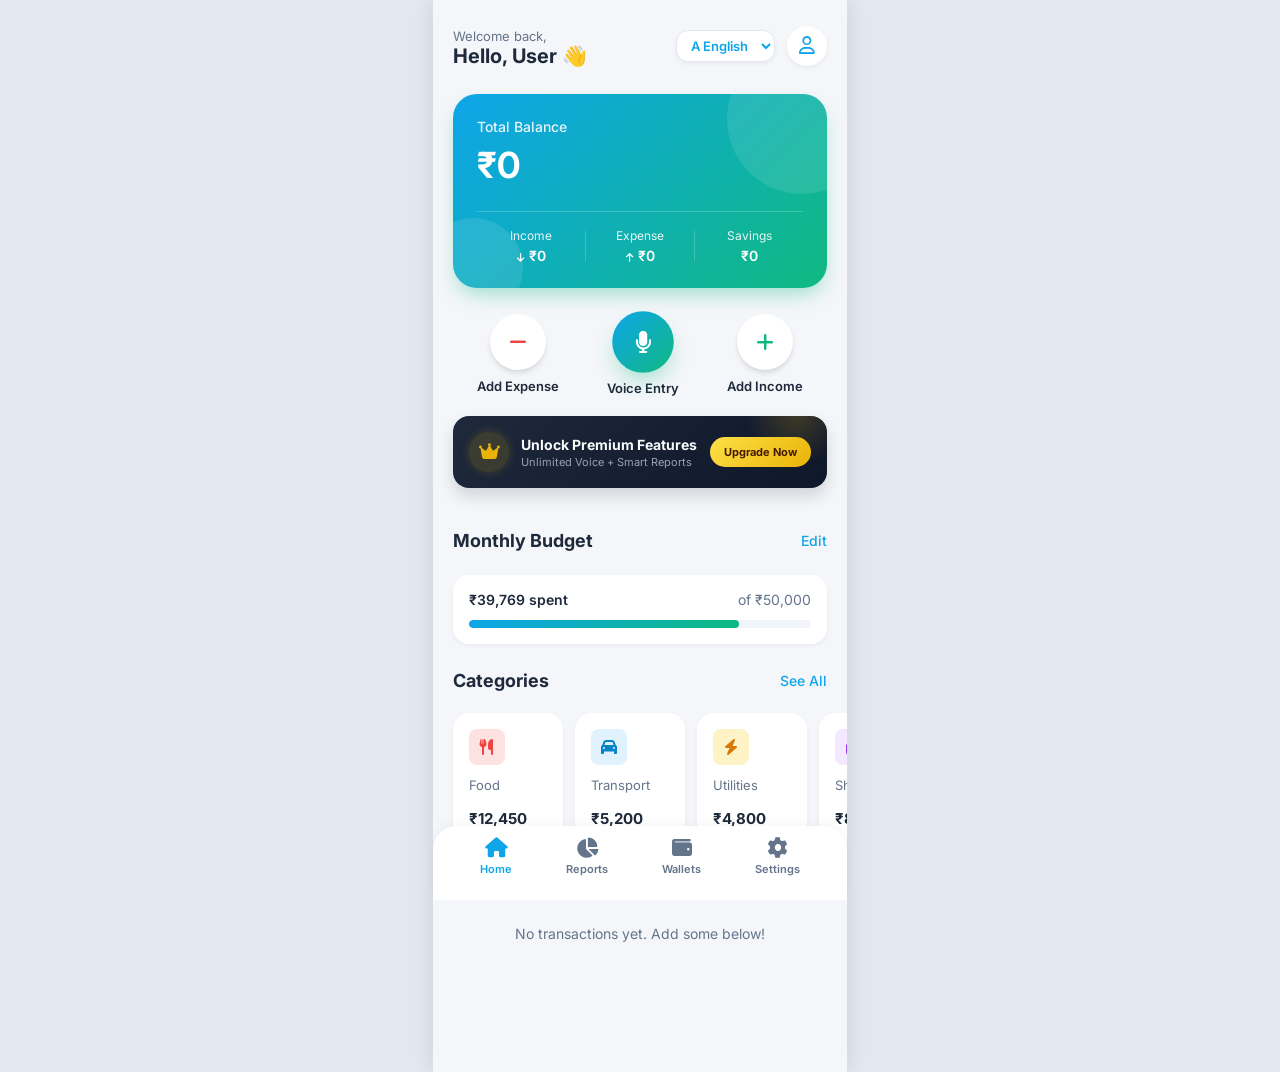
<file: index.html>
<!DOCTYPE html>
<html lang="en">

<head>
    <meta charset="UTF-8">
    <meta name="viewport" content="width=device-width, initial-scale=1.0">
    <title>Smart Paisa Manager - Dashboard</title>
    <link href="https://fonts.googleapis.com/css2?family=Inter:wght@300;400;500;600;700&display=swap" rel="stylesheet">
    <link rel="stylesheet" href="https://cdnjs.cloudflare.com/ajax/libs/font-awesome/6.4.0/css/all.min.css">
    <style>
        :root {
            --bg-color: #f4f6f9;
            --surface-color: #ffffff;
            --text-primary: #1e293b;
            --text-secondary: #64748b;
            --brand-gradient: linear-gradient(135deg, #0ea5e9 0%, #10b981 100%);
            --brand-green: #10b981;
            --brand-blue: #0ea5e9;
            --brand-red: #ef4444;
            --radius-sm: 8px;
            --radius-md: 16px;
            --radius-lg: 24px;
            --shadow-sm: 0 2px 4px rgba(0, 0, 0, 0.05);
            --shadow-md: 0 4px 6px -1px rgba(0, 0, 0, 0.1), 0 2px 4px -1px rgba(0, 0, 0, 0.06);
            --shadow-lg: 0 10px 15px -3px rgba(0, 0, 0, 0.1), 0 4px 6px -2px rgba(0, 0, 0, 0.05);
            --shadow-brand: 0 10px 20px -5px rgba(16, 185, 129, 0.4);
        }

        * {
            box-sizing: border-box;
            margin: 0;
            padding: 0;
            font-family: 'Inter', sans-serif;
            -webkit-tap-highlight-color: transparent;
        }

        body {
            background-color: #e2e8f0;
            display: flex;
            justify-content: center;
        }

        .app-container {
            width: 100%;
            max-width: 414px;
            /* Mobile width */
            min-height: 100vh;
            background-color: var(--bg-color);
            position: relative;
            box-shadow: 0 0 20px rgba(0, 0, 0, 0.1);
            overflow-x: hidden;
            padding-bottom: 80px;
            /* nav spacing */
        }

        /* Header */
        .header {
            display: flex;
            justify-content: space-between;
            align-items: center;
            padding: 24px 20px 10px 20px;
        }

        .greeting h1 {
            font-size: 20px;
            font-weight: 700;
            color: var(--text-primary);
        }

        .greeting p {
            font-size: 13px;
            color: var(--text-secondary);
            margin-top: 4px;
        }

        .top-controls {
            display: flex;
            gap: 12px;
            align-items: center;
        }

        .lang-select {
            padding: 6px 10px;
            border-radius: 12px;
            border: 1px solid #e2e8f0;
            font-size: 13px;
            font-weight: 600;
            color: var(--brand-blue);
            background-color: white;
            outline: none;
            cursor: pointer;
            box-shadow: var(--shadow-sm);
        }

        .profile-btn {
            width: 40px;
            height: 40px;
            border-radius: 50%;
            background-color: white;
            border: none;
            box-shadow: var(--shadow-sm);
            display: flex;
            justify-content: center;
            align-items: center;
            color: var(--brand-blue);
            font-size: 18px;
            cursor: pointer;
            transition: transform 0.2s;
        }

        .profile-btn:active {
            transform: scale(0.95);
        }

        /* Balance Card */
        .balance-card-wrapper {
            padding: 16px 20px;
        }

        .balance-card {
            background: var(--brand-gradient);
            border-radius: var(--radius-lg);
            padding: 24px;
            color: white;
            box-shadow: var(--shadow-brand);
            position: relative;
            overflow: hidden;
        }

        .balance-card::after {
            content: '';
            position: absolute;
            top: -50px;
            right: -50px;
            width: 150px;
            height: 150px;
            background: rgba(255, 255, 255, 0.1);
            border-radius: 50%;
        }

        .balance-card::before {
            content: '';
            position: absolute;
            bottom: -30px;
            left: -30px;
            width: 100px;
            height: 100px;
            background: rgba(255, 255, 255, 0.1);
            border-radius: 50%;
        }

        .balance-header {
            font-size: 14px;
            opacity: 0.9;
            font-weight: 500;
            margin-bottom: 8px;
        }

        .balance-amount {
            font-size: 36px;
            font-weight: 700;
            margin-bottom: 24px;
            letter-spacing: -0.5px;
        }

        .balance-stats {
            display: flex;
            justify-content: space-between;
            align-items: center;
            border-top: 1px solid rgba(255, 255, 255, 0.2);
            padding-top: 16px;
        }

        .stat-item {
            text-align: center;
            flex: 1;
        }

        .stat-label {
            font-size: 12px;
            opacity: 0.9;
            margin-bottom: 4px;
        }

        .stat-value {
            font-size: 14px;
            font-weight: 600;
        }

        .stat-divider {
            width: 1px;
            height: 30px;
            background-color: rgba(255, 255, 255, 0.2);
        }

        /* Action Buttons */
        .actions-section {
            display: flex;
            justify-content: space-around;
            padding: 10px 20px 20px 20px;
        }

        .action-item {
            display: flex;
            flex-direction: column;
            align-items: center;
            gap: 8px;
            cursor: pointer;
            transition: transform 0.2s;
        }

        .action-item:hover {
            transform: translateY(-2px);
        }

        .action-btn {
            width: 56px;
            height: 56px;
            border-radius: 50%;
            background-color: var(--surface-color);
            border: none;
            box-shadow: var(--shadow-md);
            display: flex;
            justify-content: center;
            align-items: center;
            font-size: 20px;
            cursor: pointer;
        }

        .action-btn.expense {
            color: var(--brand-red);
        }

        .action-btn.income {
            color: var(--brand-green);
        }

        .action-btn.voice {
            background: var(--brand-gradient);
            color: white;
            box-shadow: var(--shadow-brand);
            transform: scale(1.1);
        }

        .action-label {
            font-size: 13px;
            font-weight: 600;
            color: var(--text-primary);
            text-align: center;
        }

        /* Premium Banner */
        .premium-banner {
            margin: 0 20px 24px 20px;
            background: linear-gradient(135deg, #1e293b 0%, #0f172a 100%);
            border-radius: var(--radius-md);
            padding: 16px;
            display: flex;
            align-items: center;
            gap: 12px;
            box-shadow: 0 8px 16px rgba(15, 23, 42, 0.15);
            cursor: pointer;
            position: relative;
            overflow: hidden;
            transition: transform 0.2s;
        }

        .premium-banner:hover {
            transform: translateY(-2px);
        }

        .premium-banner::before {
            content: '';
            position: absolute;
            top: -50px;
            right: -20px;
            width: 100px;
            height: 100px;
            background: radial-gradient(circle, rgba(234, 179, 8, 0.2) 0%, rgba(0, 0, 0, 0) 70%);
            border-radius: 50%;
        }

        .banner-icon {
            width: 40px;
            height: 40px;
            border-radius: 50%;
            background: rgba(234, 179, 8, 0.15);
            color: #eab308;
            display: flex;
            justify-content: center;
            align-items: center;
            font-size: 18px;
            flex-shrink: 0;
            box-shadow: 0 0 10px rgba(234, 179, 8, 0.2);
        }

        .banner-text {
            flex: 1;
            z-index: 1;
        }

        .banner-text h4 {
            font-size: 14px;
            font-weight: 700;
            color: #f8fafc;
            margin-bottom: 2px;
        }

        .banner-text p {
            font-size: 11px;
            color: #94a3b8;
        }

        .banner-btn {
            background: linear-gradient(135deg, #fde047 0%, #eab308 100%);
            color: #451a03;
            border: none;
            padding: 8px 14px;
            border-radius: 20px;
            font-size: 11px;
            font-weight: 700;
            cursor: pointer;
            position: relative;
            z-index: 1;
        }

        /* Sections Structure */
        .section-header {
            display: flex;
            justify-content: space-between;
            align-items: center;
            padding: 0 20px;
            margin-bottom: 12px;
            margin-top: 8px;
        }

        .section-title {
            font-size: 18px;
            font-weight: 700;
            color: var(--text-primary);
        }

        .see-all {
            font-size: 14px;
            font-weight: 500;
            color: var(--brand-blue);
            text-decoration: none;
        }

        /* Budget Section */
        .budget-section {
            padding: 10px 20px;
            margin-bottom: 16px;
        }

        .budget-card {
            background-color: var(--surface-color);
            border-radius: var(--radius-md);
            padding: 16px;
            box-shadow: var(--shadow-sm);
        }

        .budget-info {
            display: flex;
            justify-content: space-between;
            margin-bottom: 12px;
            font-size: 14px;
        }

        .budget-spent {
            font-weight: 600;
            color: var(--text-primary);
        }

        .budget-total {
            color: var(--text-secondary);
        }

        .progress-track {
            height: 8px;
            background-color: #f1f5f9;
            border-radius: 4px;
            overflow: hidden;
        }

        .progress-fill {
            height: 100%;
            background: var(--brand-gradient);
            border-radius: 4px;
            width: 79%;
        }

        /* Category Cards */
        .categories-scroll {
            display: flex;
            overflow-x: auto;
            gap: 12px;
            padding: 10px 20px 20px 20px;
            scrollbar-width: none;
        }

        .categories-scroll::-webkit-scrollbar {
            display: none;
        }

        .category-card {
            min-width: 110px;
            background-color: var(--surface-color);
            border-radius: var(--radius-md);
            padding: 16px;
            box-shadow: var(--shadow-sm);
            display: flex;
            flex-direction: column;
            align-items: flex-start;
            gap: 12px;
        }

        .cat-icon {
            width: 36px;
            height: 36px;
            border-radius: var(--radius-sm);
            display: flex;
            justify-content: center;
            align-items: center;
            font-size: 16px;
        }

        .cat-food {
            background-color: #fee2e2;
            color: #ef4444;
        }

        .cat-transport {
            background-color: #e0f2fe;
            color: #0284c7;
        }

        .cat-utilities {
            background-color: #fef3c7;
            color: #d97706;
        }

        .cat-shopping {
            background-color: #f3e8ff;
            color: #9333ea;
        }

        .cat-name {
            font-size: 13px;
            color: var(--text-secondary);
            margin-bottom: 4px;
        }

        .cat-amount {
            font-size: 15px;
            font-weight: 700;
            color: var(--text-primary);
        }

        /* Recent Transactions */
        .transactions-section {
            padding: 0 20px 30px 20px;
        }

        .transaction-list {
            display: flex;
            flex-direction: column;
            gap: 12px;
            margin-top: 10px;
        }

        .tx-card {
            background-color: var(--surface-color);
            border-radius: var(--radius-md);
            padding: 14px 16px;
            display: flex;
            justify-content: space-between;
            align-items: center;
            box-shadow: var(--shadow-sm);
        }

        .tx-left {
            display: flex;
            align-items: center;
            gap: 12px;
        }

        .tx-icon {
            width: 44px;
            height: 44px;
            border-radius: 50%;
            background-color: #f1f5f9;
            display: flex;
            justify-content: center;
            align-items: center;
            font-size: 18px;
            color: var(--text-secondary);
        }

        .tx-info h4 {
            font-size: 15px;
            font-weight: 600;
            color: var(--text-primary);
            margin-bottom: 2px;
        }

        .tx-info p {
            font-size: 12px;
            color: var(--text-secondary);
        }

        .tx-right {
            text-align: right;
        }

        .tx-amount {
            font-size: 15px;
            font-weight: 700;
            margin-bottom: 2px;
        }

        .tx-amount.negative {
            color: var(--text-primary);
        }

        .tx-amount.positive {
            color: var(--brand-green);
        }

        .tx-time {
            font-size: 12px;
            color: var(--text-secondary);
        }

        /* Bottom Nav */
        .bottom-nav {
            position: fixed;
            bottom: 0;
            width: 100%;
            max-width: 414px;
            background-color: var(--surface-color);
            display: flex;
            justify-content: space-around;
            padding: 12px 20px 24px 20px;
            box-shadow: 0 -4px 10px rgba(0, 0, 0, 0.03);
            border-top-left-radius: var(--radius-lg);
            border-top-right-radius: var(--radius-lg);
            z-index: 10;
        }

        .nav-item {
            display: flex;
            flex-direction: column;
            align-items: center;
            gap: 4px;
            color: var(--text-secondary);
            text-decoration: none;
            transition: color 0.2s;
        }

        .nav-item.active {
            color: var(--brand-blue);
        }

        .nav-item i {
            font-size: 20px;
        }

        .nav-item span {
            font-size: 11px;
            font-weight: 600;
        }
    </style>
</head>

<body>

    <div class="app-container">
        <!-- Header -->
        <header class="header">
            <div class="greeting">
                <p data-i18n="welcome">Welcome back,</p>
                <h1><span data-i18n="hello">Hello, User</span> 👋 <span id="dashProBadge"
                        style="display:none; background:linear-gradient(135deg, #fde047 0%, #eab308 50%); color:#0f172a; padding:2px 8px; font-size:13px; border-radius:6px; font-weight:800; vertical-align:middle; margin-left:6px; box-shadow: 0 4px 10px rgba(234,179,8,0.3);">PRO</span>
                </h1>
            </div>
            <div class="top-controls">
                <select class="lang-select" onchange="setLanguage(this.value)">
                    <option value="en">A English</option>
                    <option value="hi">अ हिंदी</option>
                    <option value="mr">अ मराठी</option>
                </select>
                <button class="profile-btn" onclick="window.location.href='profile.html'"><i
                        class="fa-regular fa-user"></i></button>
            </div>
        </header>

        <!-- Main Balance Card -->
        <div class="balance-card-wrapper">
            <div class="balance-card">
                <div class="balance-header" data-i18n="total_balance">Total Balance</div>
                <div class="balance-amount" id="dbTotalBalance">₹0.00</div>
                <div class="balance-stats">
                    <div class="stat-item">
                        <div class="stat-label" data-i18n="income">Income</div>
                        <div class="stat-value"><i class="fa-solid fa-arrow-down"
                                style="font-size: 10px; margin-right: 4px;"></i><span id="dbTotalIncome">₹0</span></div>
                    </div>
                    <div class="stat-divider"></div>
                    <div class="stat-item">
                        <div class="stat-label" data-i18n="expense">Expense</div>
                        <div class="stat-value"><i class="fa-solid fa-arrow-up"
                                style="font-size: 10px; margin-right: 4px;"></i><span id="dbTotalExpense">₹0</span>
                        </div>
                    </div>
                    <div class="stat-divider"></div>
                    <div class="stat-item">
                        <div class="stat-label" data-i18n="savings">Savings</div>
                        <div class="stat-value" id="dbTotalSavings">₹0</div>
                    </div>
                </div>
            </div>
        </div>

        <!-- Action Buttons -->
        <div class="actions-section">
            <div class="action-item" onclick="window.location.href='add_expense.html'">
                <button class="action-btn expense"><i class="fa-solid fa-minus"></i></button>
                <span class="action-label" data-i18n="add_expense">Add Expense</span>
            </div>
            <div class="action-item" onclick="window.location.href='voice_entry.html'">
                <button class="action-btn voice"><i class="fa-solid fa-microphone"></i></button>
                <span class="action-label" data-i18n="voice_entry" style="margin-top:2px;">Voice Entry</span>
            </div>
            <div class="action-item" onclick="window.location.href='add_income.html'">
                <button class="action-btn income"><i class="fa-solid fa-plus"></i></button>
                <span class="action-label" data-i18n="add_income">Add Income</span>
            </div>
        </div>

        <!-- Premium Banner -->
        <div class="premium-banner" id="dashPremiumBanner" onclick="window.location.href='premium.html'">
            <div class="banner-icon"><i class="fa-solid fa-crown"></i></div>
            <div class="banner-text">
                <h4 data-i18n="unlock_premium">Unlock Premium Features</h4>
                <p data-i18n="premium_desc">Unlimited Voice + Smart Reports</p>
            </div>
            <button class="banner-btn" data-i18n="upgrade_now">Upgrade Now</button>
        </div>

        <!-- Budget Section -->
        <div class="budget-section">
            <div class="section-header" style="padding: 0 0 12px 0;">
                <h3 class="section-title" data-i18n="monthly_budget">Monthly Budget</h3>
                <a href="#" class="see-all" data-i18n="edit">Edit</a>
            </div>
            <div class="budget-card">
                <div class="budget-info">
                    <span class="budget-spent">₹39,769 <span data-i18n="spent">spent</span></span>
                    <span class="budget-total"><span data-i18n="of">of</span> ₹50,000</span>
                </div>
                <div class="progress-track">
                    <div class="progress-fill"></div>
                </div>
            </div>
        </div>

        <!-- Category Wise Expense -->
        <div class="section-header">
            <h3 class="section-title" data-i18n="categories">Categories</h3>
            <a href="#" class="see-all" data-i18n="see_all">See All</a>
        </div>
        <div class="categories-scroll">
            <div class="category-card">
                <div class="cat-icon cat-food"><i class="fa-solid fa-utensils"></i></div>
                <div class="cat-name" data-i18n="food">Food</div>
                <div class="cat-amount">₹12,450</div>
            </div>
            <div class="category-card">
                <div class="cat-icon cat-transport"><i class="fa-solid fa-car"></i></div>
                <div class="cat-name" data-i18n="transport">Transport</div>
                <div class="cat-amount">₹5,200</div>
            </div>
            <div class="category-card">
                <div class="cat-icon cat-utilities"><i class="fa-solid fa-bolt"></i></div>
                <div class="cat-name" data-i18n="utilities">Utilities</div>
                <div class="cat-amount">₹4,800</div>
            </div>
            <div class="category-card">
                <div class="cat-icon cat-shopping"><i class="fa-solid fa-bag-shopping"></i></div>
                <div class="cat-name" data-i18n="shopping">Shopping</div>
                <div class="cat-amount">₹8,100</div>
            </div>
        </div>

        <!-- Recent Transactions -->
        <div class="transactions-section">
            <div class="section-header" style="padding: 0;">
                <h3 class="section-title" data-i18n="recent_tx">Recent Transactions</h3>
                <a href="#" class="see-all" data-i18n="see_all">See All</a>
            </div>
            <div class="transaction-list" id="transactionList">
                <!-- Transactions will be injected here via JS -->
            </div>
        </div>

        <!-- Bottom Nav -->
        <nav class="bottom-nav">
            <a href="index.html" class="nav-item active">
                <i class="fa-solid fa-house"></i>
                <span data-i18n="home">Home</span>
            </a>
            <a href="reports.html" class="nav-item">
                <i class="fa-solid fa-chart-pie"></i>
                <span data-i18n="analytics">Reports</span>
            </a>
            <a href="wallets.html" class="nav-item">
                <i class="fa-solid fa-wallet"></i>
                <span data-i18n="wallets">Wallets</span>
            </a>
            <a href="settings.html" class="nav-item">
                <i class="fa-solid fa-gear"></i>
                <span data-i18n="settings">Settings</span>
            </a>
        </nav>
    </div>

    <!-- Multi-Language Translator Script -->
    <script>
        const translations = {
            "en": {
                "welcome": "Welcome back,",
                "hello": "Hello, User",
                "total_balance": "Total Balance",
                "income": "Income",
                "expense": "Expense",
                "savings": "Savings",
                "add_expense": "Add Expense",
                "voice_entry": "Voice Entry",
                "add_income": "Add Income",
                "monthly_budget": "Monthly Budget",
                "edit": "Edit",
                "spent": "spent",
                "of": "of",
                "categories": "Categories",
                "see_all": "See All",
                "food": "Food",
                "transport": "Transport",
                "utilities": "Utilities",
                "shopping": "Shopping",
                "recent_tx": "Recent Transactions",
                "home": "Home",
                "analytics": "Reports",
                "wallets": "Wallets",
                "settings": "Settings",
                "unlock_premium": "Unlock Premium Features",
                "premium_desc": "Unlimited Voice + Smart Reports",
                "upgrade_now": "Upgrade Now"
            },
            "hi": {
                "welcome": "वापसी पर स्वागत है,",
                "hello": "नमस्ते, User",
                "total_balance": "कुल बैलेंस",
                "income": "आमदनी",
                "expense": "खर्च",
                "savings": "बचत",
                "add_expense": "खर्च जोड़ें",
                "voice_entry": "बोलकर लिखें",
                "add_income": "आमदनी जोड़ें",
                "monthly_budget": "महीने का बजट",
                "edit": "बदलें",
                "spent": "खर्च हुआ",
                "of": "कुल",
                "categories": "श्रेणियाँ",
                "see_all": "सभी देखें",
                "food": "खाना",
                "transport": "सफर",
                "utilities": "बिल",
                "shopping": "खरीदारी",
                "recent_tx": "हाल के लेन-देन",
                "home": "होम",
                "analytics": "रिपोर्ट",
                "wallets": "वॉलेट",
                "settings": "सेटिंग्स",
                "unlock_premium": "प्रीमियम सुविधाएँ खोलें",
                "premium_desc": "अनंत वॉयस + स्मार्ट रिपोर्ट",
                "upgrade_now": "अभी अपग्रेड करें"
            },
            "mr": {
                "welcome": "पुन्हा स्वागत आहे,",
                "hello": "नमस्कार, User",
                "total_balance": "एकूण रक्कम",
                "income": "उत्पन्न",
                "expense": "खर्च",
                "savings": "बचत",
                "add_expense": "खर्च लिहा",
                "voice_entry": "बोलून लिहा",
                "add_income": "उत्पन्न लिहा",
                "monthly_budget": "महिन्याचे बजेट",
                "edit": "बदल करा",
                "spent": "खर्च झाले",
                "of": "पैकी",
                "categories": "विभाग",
                "see_all": "सर्व पहा",
                "food": "जेवण",
                "transport": "प्रवास",
                "utilities": "बिले",
                "shopping": "खरेदी",
                "recent_tx": "नवीन व्यवहार",
                "home": "होम",
                "analytics": "अहवाल",
                "wallets": "वॉलेट",
                "settings": "सेटिंग्ज",
                "unlock_premium": "प्रीमियम सुविधा सुरु करा",
                "premium_desc": "अनलिमिटेड व्हॉइस + स्मार्ट अहवाल",
                "upgrade_now": "तुम्ही आता अपग्रेड करा"
            }
        };

        function setLanguage(lang) {
            const elements = document.querySelectorAll("[data-i18n]");
            elements.forEach(el => {
                const key = el.getAttribute("data-i18n");
                if (translations[lang] && translations[lang][key]) {
                    el.innerText = translations[lang][key];
                }
            });

            // Save preference to localStorage so it persists across sessions
            localStorage.setItem("userLanguage", lang);
        }

        // Check if user has a previously selected language
        window.onload = () => {
            const savedLang = localStorage.getItem("userLanguage") || "en";
            document.querySelector(".lang-select").value = savedLang;
            setLanguage(savedLang);
            loadDashboard(); // Load transactions
        };

        function loadDashboard() {
            // Check for PRO status
            let isPremium = localStorage.getItem('isPremium') === 'true';
            if (isPremium) {
                let banner = document.getElementById('dashPremiumBanner');
                if (banner) banner.style.display = 'none';
                let badge = document.getElementById('dashProBadge');
                if (badge) badge.style.display = 'inline-block';
            }

            let txs = JSON.parse(localStorage.getItem('transactions') || '[]');
            let totInc = 0;
            let totExp = 0;
            let txListHtml = '';

            // Loop array backwards for newest first
            txs.slice().reverse().forEach(tx => {
                let isInc = (tx.type === 'income');
                if (isInc) totInc += tx.amount;
                else totExp += tx.amount;

                let iconColor = isInc ? '#10b981' : (tx.type === 'expense' ? '#ef4444' : '#9333ea');
                let iconBg = isInc ? '#d1fae5' : (tx.type === 'expense' ? '#fee2e2' : '#f3e8ff');

                txListHtml += `
                <div class="tx-card">
                    <div class="tx-left">
                        <div class="tx-icon" style="color: ${iconColor}; background: ${iconBg};">
                            <i class="${tx.icon}"></i>
                        </div>
                        <div class="tx-info">
                            <h4>${tx.category}</h4>
                            <p>${tx.note}</p>
                        </div>
                    </div>
                    <div class="tx-right">
                        <div class="tx-amount ${isInc ? 'positive' : 'negative'}">${isInc ? '+' : '-'}₹${tx.amount.toLocaleString()}</div>
                        <div class="tx-time">Just Now</div>
                    </div>
                </div>`;
            });

            if (txs.length === 0) {
                txListHtml = '<p style="text-align:center;color:#64748b;margin:20px;font-size:14px;">No transactions yet. Add some below!</p>';
            }

            let bTotEl = document.getElementById('dbTotalBalance');
            let dtIncEl = document.getElementById('dbTotalIncome');
            let dtExpEl = document.getElementById('dbTotalExpense');
            let dtSavEl = document.getElementById('dbTotalSavings');
            let txListEl = document.getElementById('transactionList');

            if (txListEl) txListEl.innerHTML = txListHtml;
            let bal = totInc - totExp;
            if (bTotEl) bTotEl.innerText = '₹' + bal.toLocaleString();
            if (dtIncEl) dtIncEl.innerText = '₹' + totInc.toLocaleString();
            if (dtExpEl) dtExpEl.innerText = '₹' + totExp.toLocaleString();
            if (dtSavEl) dtSavEl.innerText = '₹' + bal.toLocaleString();
        }
    </script>
</body>

</html>
</file>
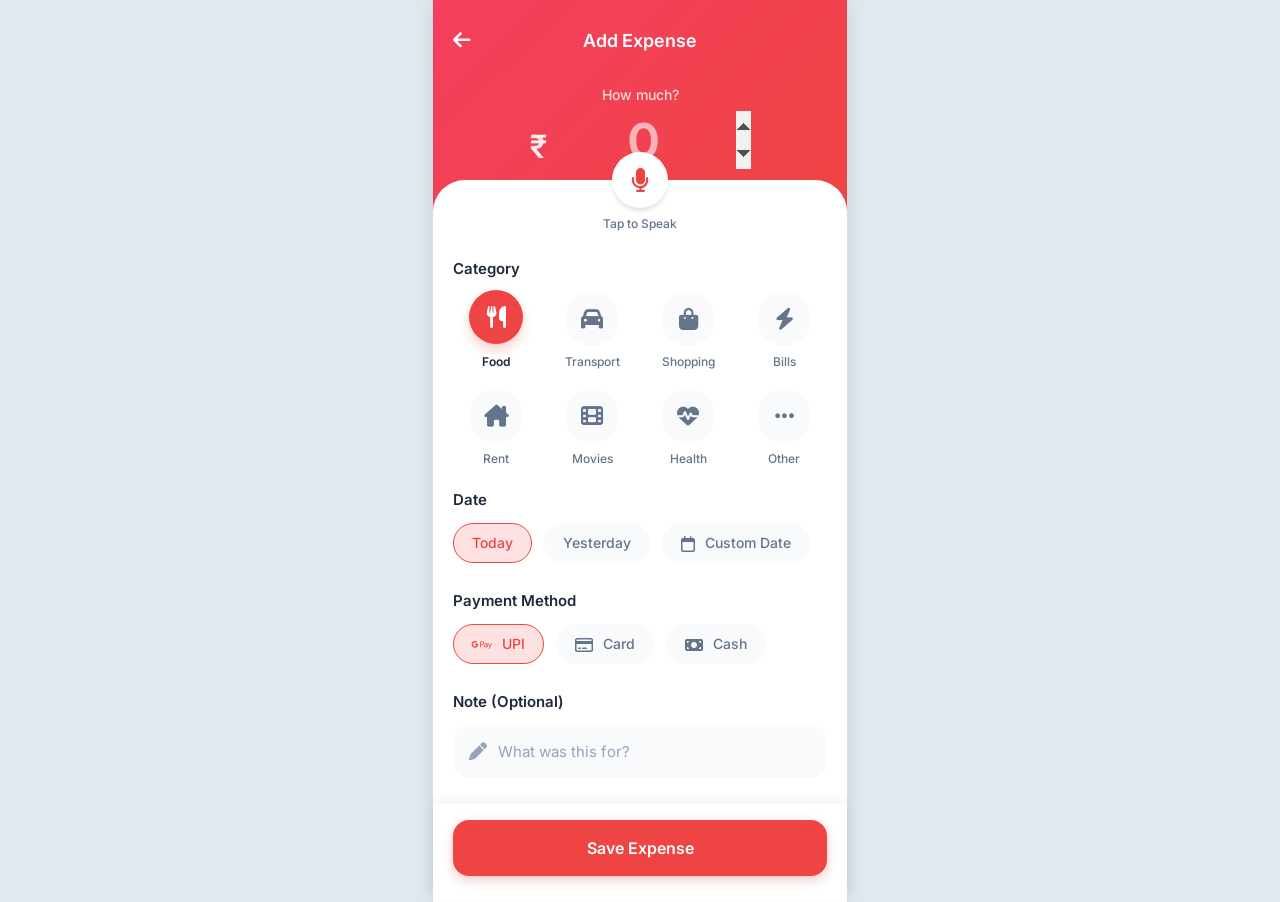
<file: add_expense.html>
<!DOCTYPE html>
<html lang="en">
<head>
    <meta charset="UTF-8">
    <meta name="viewport" content="width=device-width, initial-scale=1.0">
    <title>Smart Paisa Manager - Add Expense</title>
    <link href="https://fonts.googleapis.com/css2?family=Inter:wght@300;400;500;600;700&display=swap" rel="stylesheet">
    <link rel="stylesheet" href="https://cdnjs.cloudflare.com/ajax/libs/font-awesome/6.4.0/css/all.min.css">
    <style>
        :root {
            --bg-color: #f8fafc;
            --surface-color: #ffffff;
            --text-primary: #1e293b;
            --text-secondary: #64748b;
            --brand-green: #10b981;
            --brand-blue: #0ea5e9;
            --brand-red: #ef4444;
            --expense-gradient: linear-gradient(135deg, #f43f5e 0%, #ef4444 100%);
            --radius-sm: 8px;
            --radius-md: 16px;
            --radius-lg: 32px;
            --shadow-sm: 0 2px 4px rgba(0,0,0,0.05);
            --shadow-md: 0 4px 6px -1px rgba(0,0,0,0.1), 0 2px 4px -1px rgba(0,0,0,0.06);
            --shadow-lg: 0 10px 15px -3px rgba(0,0,0,0.1), 0 4px 6px -2px rgba(0,0,0,0.05);
        }

        * {
            box-sizing: border-box;
            margin: 0;
            padding: 0;
            font-family: 'Inter', sans-serif;
            -webkit-tap-highlight-color: transparent;
        }

        body {
            background-color: #e2e8f0;
            display: flex;
            justify-content: center;
        }

        .app-container {
            width: 100%;
            max-width: 414px;
            min-height: 100vh;
            background-color: var(--surface-color);
            position: relative;
            box-shadow: 0 0 20px rgba(0,0,0,0.1);
            overflow-x: hidden;
            display: flex;
            flex-direction: column;
        }

        /* Top Red Section */
        .top-section {
            background: var(--expense-gradient);
            color: white;
            padding: 24px 20px 40px 20px;
        }

        .header {
            display: flex;
            justify-content: space-between;
            align-items: center;
            margin-bottom: 30px;
        }

        .back-btn {
            color: white;
            font-size: 20px;
            text-decoration: none;
            width: 32px;
            height: 32px;
            display: flex;
            align-items: center;
        }

        .page-title {
            font-size: 18px;
            font-weight: 600;
        }

        .amount-container {
            text-align: center;
        }

        .amount-label {
            font-size: 14px;
            opacity: 0.8;
            font-weight: 500;
            margin-bottom: 8px;
        }

        .amount-input-wrapper {
            display: flex;
            justify-content: center;
            align-items: baseline;
            gap: 4px;
        }

        .amount-symbol {
            font-size: 32px;
            font-weight: 600;
            opacity: 0.9;
        }

        .amount-input {
            background: transparent;
            border: none;
            color: white;
            font-size: 48px;
            font-weight: 700;
            width: 100%;
            max-width: 200px;
            outline: none;
            text-align: center;
        }
        
        .amount-input::placeholder {
            color: rgba(255,255,255,0.6);
        }

        /* Form Sheet Content */
        .form-sheet {
            background-color: var(--surface-color);
            border-top-left-radius: var(--radius-lg);
            border-top-right-radius: var(--radius-lg);
            margin-top: -30px;
            padding: 0 20px 100px 20px;
            flex: 1;
        }

        /* Floating Voice Button */
        .voice-btn-wrapper {
            display: flex;
            flex-direction: column;
            align-items: center;
            transform: translateY(-28px);
            margin-bottom: -10px;
        }

        .voice-btn {
            width: 56px;
            height: 56px;
            border-radius: 50%;
            background: var(--surface-color);
            color: var(--brand-red);
            font-size: 24px;
            border: none;
            box-shadow: var(--shadow-md);
            display: flex;
            justify-content: center;
            align-items: center;
            cursor: pointer;
            transition: transform 0.2s;
        }
        
        .voice-btn:active {
            transform: scale(0.95);
        }

        .voice-hint {
            font-size: 12px;
            color: var(--text-secondary);
            font-weight: 500;
            margin-top: 8px;
        }

        /* Form Groups */
        .form-group {
            margin-bottom: 24px;
        }

        .form-label {
            font-size: 15px;
            font-weight: 600;
            color: var(--text-primary);
            margin-bottom: 14px;
            display: block;
        }

        /* Chips */
        .chip-group {
            display: flex;
            gap: 12px;
            overflow-x: auto;
            -ms-overflow-style: none;
            scrollbar-width: none;
            padding-bottom: 4px; /* padding for subtle focus shadow if needed */
        }
        .chip-group::-webkit-scrollbar { display: none; }

        .chip {
            padding: 10px 18px;
            background-color: var(--bg-color);
            border: 1.5px solid transparent;
            border-radius: 24px;
            font-size: 14px;
            font-weight: 500;
            color: var(--text-secondary);
            white-space: nowrap;
            cursor: pointer;
            transition: all 0.2s;
        }
        
        .chip i {
            margin-right: 6px;
            font-size: 16px;
            vertical-align: middle;
        }

        /* Active states for chips based on type */
        .chip.active {
            background-color: #fee2e2;
            color: var(--brand-red);
            border-color: var(--brand-red);
        }
        
        /* Category Grid */
        .category-grid {
            display: grid;
            grid-template-columns: repeat(4, 1fr);
            gap: 20px 10px;
        }

        .cat-item {
            display: flex;
            flex-direction: column;
            align-items: center;
            gap: 8px;
            cursor: pointer;
        }

        .cat-icon-wrapper {
            width: 54px;
            height: 54px;
            border-radius: 50%;
            background-color: var(--bg-color);
            display: flex;
            justify-content: center;
            align-items: center;
            font-size: 22px;
            color: var(--text-secondary);
            transition: all 0.2s;
        }

        .cat-item.active .cat-icon-wrapper {
            background-color: var(--brand-red);
            color: white;
            box-shadow: 0 6px 12px rgba(239, 68, 68, 0.25);
            transform: translateY(-2px);
        }

        .cat-label {
            font-size: 12px;
            font-weight: 500;
            color: var(--text-secondary);
            text-align: center;
        }

        .cat-item.active .cat-label {
            color: var(--text-primary);
            font-weight: 600;
        }

        /* Note Input */
        .note-input-container {
            position: relative;
        }
        
        .note-input {
            width: 100%;
            background-color: var(--bg-color);
            border: 1.5px solid transparent;
            border-radius: var(--radius-md);
            padding: 16px 16px 16px 44px;
            font-size: 15px;
            color: var(--text-primary);
            outline: none;
            transition: all 0.2s;
        }
        
        .note-input:focus {
            border-color: var(--brand-red);
            background-color: white;
            box-shadow: 0 0 0 3px rgba(239, 68, 68, 0.1);
        }
        
        .note-input::placeholder {
            color: #94a3b8;
        }
        
        .note-icon {
            position: absolute;
            left: 16px;
            top: 50%;
            transform: translateY(-50%);
            color: #94a3b8;
            font-size: 18px;
        }

        /* Fixed Bottom Action */
        .bottom-action {
            position: fixed;
            bottom: 0;
            left: 50%;
            transform: translateX(-50%);
            width: 100%;
            max-width: 414px;
            background-color: var(--surface-color);
            padding: 16px 20px 24px 20px;
            box-shadow: 0 -4px 12px rgba(0,0,0,0.05);
            z-index: 10;
        }

        .save-btn {
            width: 100%;
            background-color: var(--brand-red);
            color: white;
            font-size: 16px;
            font-weight: 600;
            border: none;
            border-radius: var(--radius-md);
            padding: 18px;
            cursor: pointer;
            box-shadow: 0 4px 12px rgba(239, 68, 68, 0.3);
            transition: transform 0.2s, background-color 0.2s;
        }

        .save-btn:active {
            transform: scale(0.98);
        }
    </style>
</head>
<body>

    <div class="app-container">
        <!-- Top Red Section -->
        <div class="top-section">
            <header class="header">
                <a href="dashboard.html" class="back-btn"><i class="fa-solid fa-arrow-left"></i></a>
                <h2 class="page-title">Add Expense</h2>
                <div style="width: 32px;"></div> <!-- Spacer for alignment -->
            </header>

            <div class="amount-container">
                <div class="amount-label">How much?</div>
                <div class="amount-input-wrapper">
                    <span class="amount-symbol">₹</span>
                    <input type="number" class="amount-input" id="amount_input" placeholder="0" autofocus>
                </div>
            </div>
        </div>

        <div class="form-sheet">
            <!-- Floating Voice Button -->
            <div class="voice-btn-wrapper">
                <button class="voice-btn">
                    <i class="fa-solid fa-microphone"></i>
                </button>
                <span class="voice-hint">Tap to Speak</span>
            </div>

            <!-- Categories -->
            <div class="form-group" style="margin-top: 10px;">
                <label class="form-label">Category</label>
                <div class="category-grid">
                    <div class="cat-item active">
                        <div class="cat-icon-wrapper"><i class="fa-solid fa-utensils"></i></div>
                        <span class="cat-label">Food</span>
                    </div>
                    <div class="cat-item">
                        <div class="cat-icon-wrapper"><i class="fa-solid fa-car"></i></div>
                        <span class="cat-label">Transport</span>
                    </div>
                    <div class="cat-item">
                        <div class="cat-icon-wrapper"><i class="fa-solid fa-bag-shopping"></i></div>
                        <span class="cat-label">Shopping</span>
                    </div>
                    <div class="cat-item">
                        <div class="cat-icon-wrapper"><i class="fa-solid fa-bolt"></i></div>
                        <span class="cat-label">Bills</span>
                    </div>
                    <div class="cat-item">
                        <div class="cat-icon-wrapper"><i class="fa-solid fa-house-chimney"></i></div>
                        <span class="cat-label">Rent</span>
                    </div>
                    <div class="cat-item">
                        <div class="cat-icon-wrapper"><i class="fa-solid fa-film"></i></div>
                        <span class="cat-label">Movies</span>
                    </div>
                    <div class="cat-item">
                        <div class="cat-icon-wrapper"><i class="fa-solid fa-heart-pulse"></i></div>
                        <span class="cat-label">Health</span>
                    </div>
                    <div class="cat-item">
                        <div class="cat-icon-wrapper"><i class="fa-solid fa-ellipsis"></i></div>
                        <span class="cat-label">Other</span>
                    </div>
                </div>
            </div>

            <!-- Date -->
            <div class="form-group">
                <label class="form-label">Date</label>
                <div class="chip-group">
                    <div class="chip active">Today</div>
                    <div class="chip">Yesterday</div>
                    <div class="chip">
                        <i class="fa-regular fa-calendar"></i> Custom Date
                    </div>
                </div>
            </div>

            <!-- Payment Method -->
            <div class="form-group">
                <label class="form-label">Payment Method</label>
                <div class="chip-group">
                    <div class="chip active"><i class="fa-brands fa-google-pay" style="color: inherit;"></i> UPI</div>
                    <div class="chip"><i class="fa-regular fa-credit-card"></i> Card</div>
                    <div class="chip"><i class="fa-solid fa-money-bill"></i> Cash</div>
                </div>
            </div>

            <!-- Note -->
            <div class="form-group">
                <label class="form-label">Note (Optional)</label>
                <div class="note-input-container">
                    <i class="fa-solid fa-pen note-icon"></i>
                    <input type="text" class="note-input" id="note_input" placeholder="What was this for?">
                </div>
            </div>
        </div>
        
        <!-- Bottom Fixed Action -->
        <div class="bottom-action">
            <button class="save-btn" onclick="saveExpense()">Save Expense</button>
        </div>
    </div>

    <script>
        let selectedCategory = 'Food';
        let selectedIconClasses = 'fa-solid fa-utensils';

        document.querySelectorAll('.cat-item').forEach(item => {
            item.addEventListener('click', function() {
                document.querySelectorAll('.cat-item').forEach(i => i.classList.remove('active'));
                this.classList.add('active');
                selectedCategory = this.querySelector('.cat-label').innerText;
                selectedIconClasses = this.querySelector('i').className;
            });
        });

        function saveExpense() {
            const amount = parseFloat(document.getElementById('amount_input').value);
            const note = document.getElementById('note_input').value || selectedCategory;
            if (!amount || amount <= 0) return alert('Enter a valid amount!');

            const tx = {
                id: Date.now(), 
                type: 'expense', 
                amount: amount, 
                category: selectedCategory, 
                icon: selectedIconClasses, 
                note: note, 
                date: new Date().toISOString()
            };

            let txs = JSON.parse(localStorage.getItem('transactions') || '[]');
            txs.push(tx);
            localStorage.setItem('transactions', JSON.stringify(txs));
            window.location.href = 'dashboard.html';
        }
    </script>
</body>
</html>
</file>
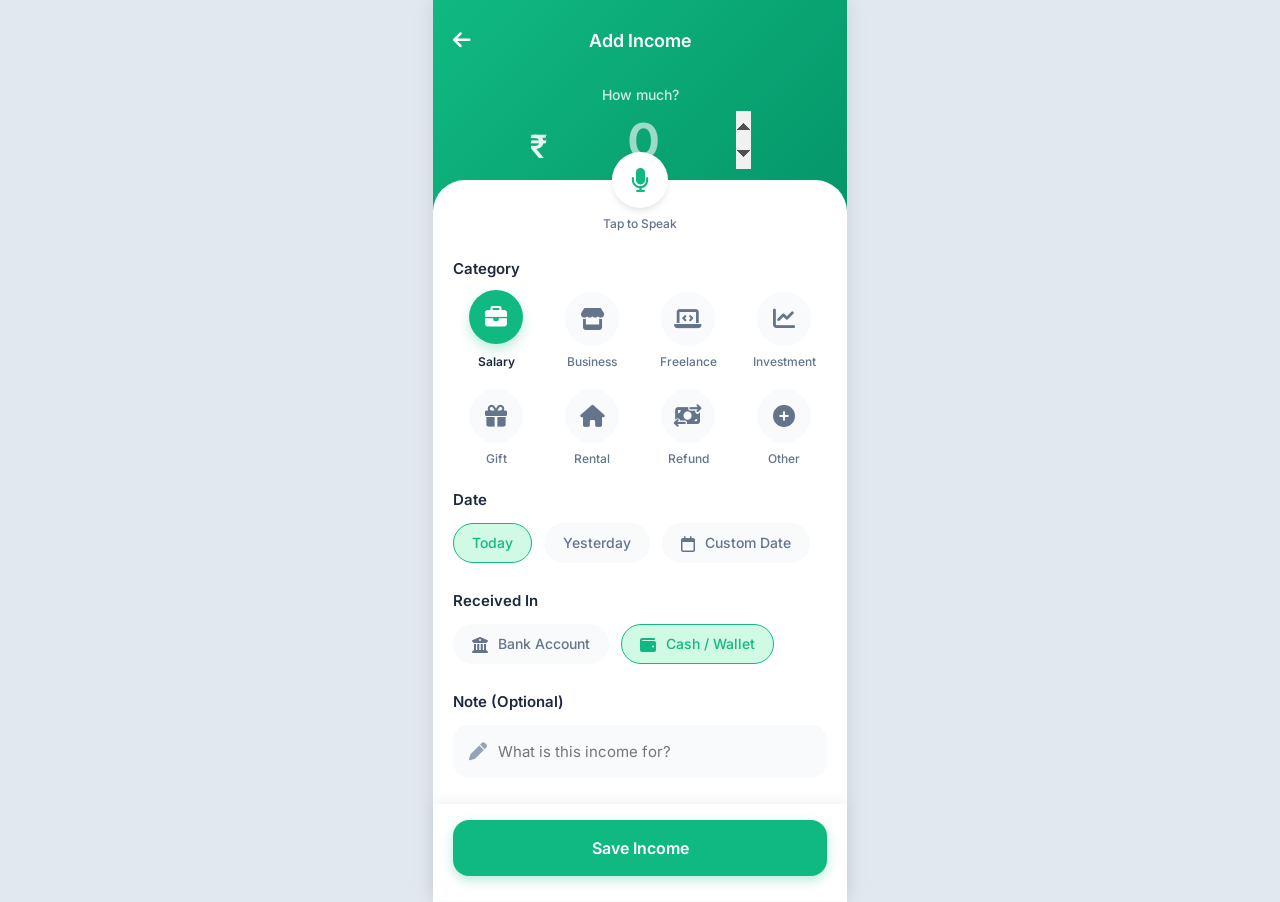
<file: add_income.html>
<!DOCTYPE html>
<html lang="en">

<head>
    <meta charset="UTF-8">
    <meta name="viewport" content="width=device-width, initial-scale=1.0">
    <title>Smart Paisa Manager - Add Income</title>
    <link href="https://fonts.googleapis.com/css2?family=Inter:wght@300;400;500;600;700&display=swap" rel="stylesheet">
    <link rel="stylesheet" href="https://cdnjs.cloudflare.com/ajax/libs/font-awesome/6.4.0/css/all.min.css">
    <style>
        :root {
            --bg-color: #f8fafc;
            --surface-color: #ffffff;
            --text-primary: #1e293b;
            --text-secondary: #64748b;
            --brand-green: #10b981;
            --brand-blue: #0ea5e9;
            --brand-red: #ef4444;
            --income-gradient: linear-gradient(135deg, #10b981 0%, #059669 100%);
            --radius-sm: 8px;
            --radius-md: 16px;
            --radius-lg: 32px;
            --shadow-sm: 0 2px 4px rgba(0, 0, 0, 0.05);
            --shadow-md: 0 4px 6px -1px rgba(0, 0, 0, 0.1);
        }

        * {
            box-sizing: border-box;
            margin: 0;
            padding: 0;
            font-family: 'Inter', sans-serif;
            -webkit-tap-highlight-color: transparent;
        }

        body {
            background-color: #e2e8f0;
            display: flex;
            justify-content: center;
        }

        .app-container {
            width: 100%;
            max-width: 414px;
            min-height: 100vh;
            background-color: var(--surface-color);
            position: relative;
            box-shadow: 0 0 20px rgba(0, 0, 0, 0.1);
            overflow-x: hidden;
            display: flex;
            flex-direction: column;
        }

        /* Top Green Section */
        .top-section {
            background: var(--income-gradient);
            color: white;
            padding: 24px 20px 40px 20px;
        }

        .header {
            display: flex;
            justify-content: space-between;
            align-items: center;
            margin-bottom: 30px;
        }

        .back-btn {
            color: white;
            font-size: 20px;
            text-decoration: none;
            width: 32px;
            height: 32px;
            display: flex;
            align-items: center;
        }

        .page-title {
            font-size: 18px;
            font-weight: 600;
        }

        .amount-container {
            text-align: center;
        }

        .amount-label {
            font-size: 14px;
            opacity: 0.8;
            font-weight: 500;
            margin-bottom: 8px;
        }

        .amount-input-wrapper {
            display: flex;
            justify-content: center;
            align-items: baseline;
            gap: 4px;
        }

        .amount-symbol {
            font-size: 32px;
            font-weight: 600;
            opacity: 0.9;
        }

        .amount-input {
            background: transparent;
            border: none;
            color: white;
            font-size: 48px;
            font-weight: 700;
            width: 100%;
            max-width: 200px;
            outline: none;
            text-align: center;
        }

        .amount-input::placeholder {
            color: rgba(255, 255, 255, 0.6);
        }

        /* Form Sheet Content */
        .form-sheet {
            background-color: var(--surface-color);
            border-top-left-radius: var(--radius-lg);
            border-top-right-radius: var(--radius-lg);
            margin-top: -30px;
            padding: 0 20px 100px 20px;
            flex: 1;
        }

        .voice-btn-wrapper {
            display: flex;
            flex-direction: column;
            align-items: center;
            transform: translateY(-28px);
            margin-bottom: -10px;
        }

        .voice-btn {
            width: 56px;
            height: 56px;
            border-radius: 50%;
            background: var(--surface-color);
            color: var(--brand-green);
            font-size: 24px;
            border: none;
            box-shadow: var(--shadow-md);
            display: flex;
            justify-content: center;
            align-items: center;
            cursor: pointer;
            transition: transform 0.2s;
        }

        .voice-btn:active {
            transform: scale(0.95);
        }

        .voice-hint {
            font-size: 12px;
            color: var(--text-secondary);
            font-weight: 500;
            margin-top: 8px;
        }

        .form-group {
            margin-bottom: 24px;
        }

        .form-label {
            font-size: 15px;
            font-weight: 600;
            color: var(--text-primary);
            margin-bottom: 14px;
            display: block;
        }

        /* Chips */
        .chip-group {
            display: flex;
            gap: 12px;
            overflow-x: auto;
            -ms-overflow-style: none;
            scrollbar-width: none;
            padding-bottom: 4px;
        }

        .chip-group::-webkit-scrollbar {
            display: none;
        }

        .chip {
            padding: 10px 18px;
            background-color: var(--bg-color);
            border: 1.5px solid transparent;
            border-radius: 24px;
            font-size: 14px;
            font-weight: 500;
            color: var(--text-secondary);
            white-space: nowrap;
            cursor: pointer;
            transition: all 0.2s;
        }

        .chip i {
            margin-right: 6px;
            font-size: 16px;
            vertical-align: middle;
        }

        .chip.active {
            background-color: #d1fae5;
            color: var(--brand-green);
            border-color: var(--brand-green);
        }

        /* Category Grid */
        .category-grid {
            display: grid;
            grid-template-columns: repeat(4, 1fr);
            gap: 20px 10px;
        }

        .cat-item {
            display: flex;
            flex-direction: column;
            align-items: center;
            gap: 8px;
            cursor: pointer;
        }

        .cat-icon-wrapper {
            width: 54px;
            height: 54px;
            border-radius: 50%;
            background-color: var(--bg-color);
            display: flex;
            justify-content: center;
            align-items: center;
            font-size: 22px;
            color: var(--text-secondary);
            transition: all 0.2s;
        }

        .cat-item.active .cat-icon-wrapper {
            background-color: var(--brand-green);
            color: white;
            box-shadow: 0 6px 12px rgba(16, 185, 129, 0.25);
            transform: translateY(-2px);
        }

        .cat-label {
            font-size: 12px;
            font-weight: 500;
            color: var(--text-secondary);
            text-align: center;
        }

        .cat-item.active .cat-label {
            color: var(--text-primary);
            font-weight: 600;
        }

        /* Note Input */
        .note-input-container {
            position: relative;
        }

        .note-input {
            width: 100%;
            background-color: var(--bg-color);
            border: 1.5px solid transparent;
            border-radius: var(--radius-md);
            padding: 16px 16px 16px 44px;
            font-size: 15px;
            color: var(--text-primary);
            outline: none;
            transition: all 0.2s;
        }

        .note-input:focus {
            border-color: var(--brand-green);
            background-color: white;
        }

        .note-icon {
            position: absolute;
            left: 16px;
            top: 50%;
            transform: translateY(-50%);
            color: #94a3b8;
            font-size: 18px;
        }

        /* Fixed Bottom Action */
        .bottom-action {
            position: fixed;
            bottom: 0;
            left: 50%;
            transform: translateX(-50%);
            width: 100%;
            max-width: 414px;
            background-color: var(--surface-color);
            padding: 16px 20px 24px 20px;
            box-shadow: 0 -4px 12px rgba(0, 0, 0, 0.05);
            z-index: 10;
        }

        .save-btn {
            width: 100%;
            background-color: var(--brand-green);
            color: white;
            font-size: 16px;
            font-weight: 600;
            border: none;
            border-radius: var(--radius-md);
            padding: 18px;
            cursor: pointer;
            box-shadow: 0 4px 12px rgba(16, 185, 129, 0.3);
            transition: transform 0.2s;
        }

        .save-btn:active {
            transform: scale(0.98);
        }
    </style>
</head>

<body>

    <div class="app-container">
        <!-- Top Green Section -->
        <div class="top-section">
            <header class="header">
                <a href="dashboard.html" class="back-btn"><i class="fa-solid fa-arrow-left"></i></a>
                <h2 class="page-title">Add Income</h2>
                <div style="width: 32px;"></div>
            </header>
            <div class="amount-container">
                <div class="amount-label">How much?</div>
                <div class="amount-input-wrapper">
                    <span class="amount-symbol">₹</span>
                    <input type="number" class="amount-input" id="amount_input" placeholder="0" autofocus>
                </div>
            </div>
        </div>

        <div class="form-sheet">
            <div class="voice-btn-wrapper">
                <button class="voice-btn" onclick="window.location.href='voice_entry.html'"><i
                        class="fa-solid fa-microphone"></i></button>
                <span class="voice-hint">Tap to Speak</span>
            </div>

            <!-- Categories -->
            <div class="form-group" style="margin-top: 10px;">
                <label class="form-label">Category</label>
                <div class="category-grid">
                    <div class="cat-item active">
                        <div class="cat-icon-wrapper"><i class="fa-solid fa-briefcase"></i></div>
                        <span class="cat-label">Salary</span>
                    </div>
                    <div class="cat-item">
                        <div class="cat-icon-wrapper"><i class="fa-solid fa-store"></i></div>
                        <span class="cat-label">Business</span>
                    </div>
                    <div class="cat-item">
                        <div class="cat-icon-wrapper"><i class="fa-solid fa-laptop-code"></i></div>
                        <span class="cat-label">Freelance</span>
                    </div>
                    <div class="cat-item">
                        <div class="cat-icon-wrapper"><i class="fa-solid fa-chart-line"></i></div>
                        <span class="cat-label">Investment</span>
                    </div>
                    <div class="cat-item">
                        <div class="cat-icon-wrapper"><i class="fa-solid fa-gift"></i></div>
                        <span class="cat-label">Gift</span>
                    </div>
                    <div class="cat-item">
                        <div class="cat-icon-wrapper"><i class="fa-solid fa-house"></i></div>
                        <span class="cat-label">Rental</span>
                    </div>
                    <div class="cat-item">
                        <div class="cat-icon-wrapper"><i class="fa-solid fa-money-bill-transfer"></i></div>
                        <span class="cat-label">Refund</span>
                    </div>
                    <div class="cat-item">
                        <div class="cat-icon-wrapper"><i class="fa-solid fa-circle-plus"></i></div>
                        <span class="cat-label">Other</span>
                    </div>
                </div>
            </div>

            <div class="form-group">
                <label class="form-label">Date</label>
                <div class="chip-group">
                    <div class="chip active">Today</div>
                    <div class="chip">Yesterday</div>
                    <div class="chip"><i class="fa-regular fa-calendar"></i> Custom Date</div>
                </div>
            </div>

            <div class="form-group">
                <label class="form-label">Received In</label>
                <div class="chip-group">
                    <div class="chip"><i class="fa-solid fa-building-columns"></i> Bank Account</div>
                    <div class="chip active"><i class="fa-solid fa-wallet"></i> Cash / Wallet</div>
                </div>
            </div>

            <div class="form-group">
                <label class="form-label">Note (Optional)</label>
                <div class="note-input-container">
                    <i class="fa-solid fa-pen note-icon"></i>
                    <input type="text" class="note-input" id="note_input" placeholder="What is this income for?">
                </div>
            </div>
        </div>

        <div class="bottom-action">
            <button class="save-btn" onclick="saveIncome()">Save Income</button>
        </div>
    </div>

    <script>
        let selectedCategory = 'Salary';
        let selectedIconClasses = 'fa-solid fa-briefcase';

        document.querySelectorAll('.cat-item').forEach(item => {
            item.addEventListener('click', function () {
                document.querySelectorAll('.cat-item').forEach(i => i.classList.remove('active'));
                this.classList.add('active');
                selectedCategory = this.querySelector('.cat-label').innerText;
                selectedIconClasses = this.querySelector('.cat-icon-wrapper i').className;
            });
        });

        function saveIncome() {
            const amount = parseFloat(document.getElementById('amount_input').value);
            const note = document.getElementById('note_input').value || selectedCategory;
            if (!amount || amount <= 0) return alert('Enter a valid amount!');

            const tx = {
                id: Date.now(),
                type: 'income',
                amount: amount,
                category: selectedCategory,
                icon: selectedIconClasses,
                note: note,
                date: new Date().toISOString()
            };

            let txs = JSON.parse(localStorage.getItem('transactions') || '[]');
            txs.push(tx);
            localStorage.setItem('transactions', JSON.stringify(txs));
            window.location.href = 'dashboard.html';
        }
    </script>
</body>

</html>
</file>
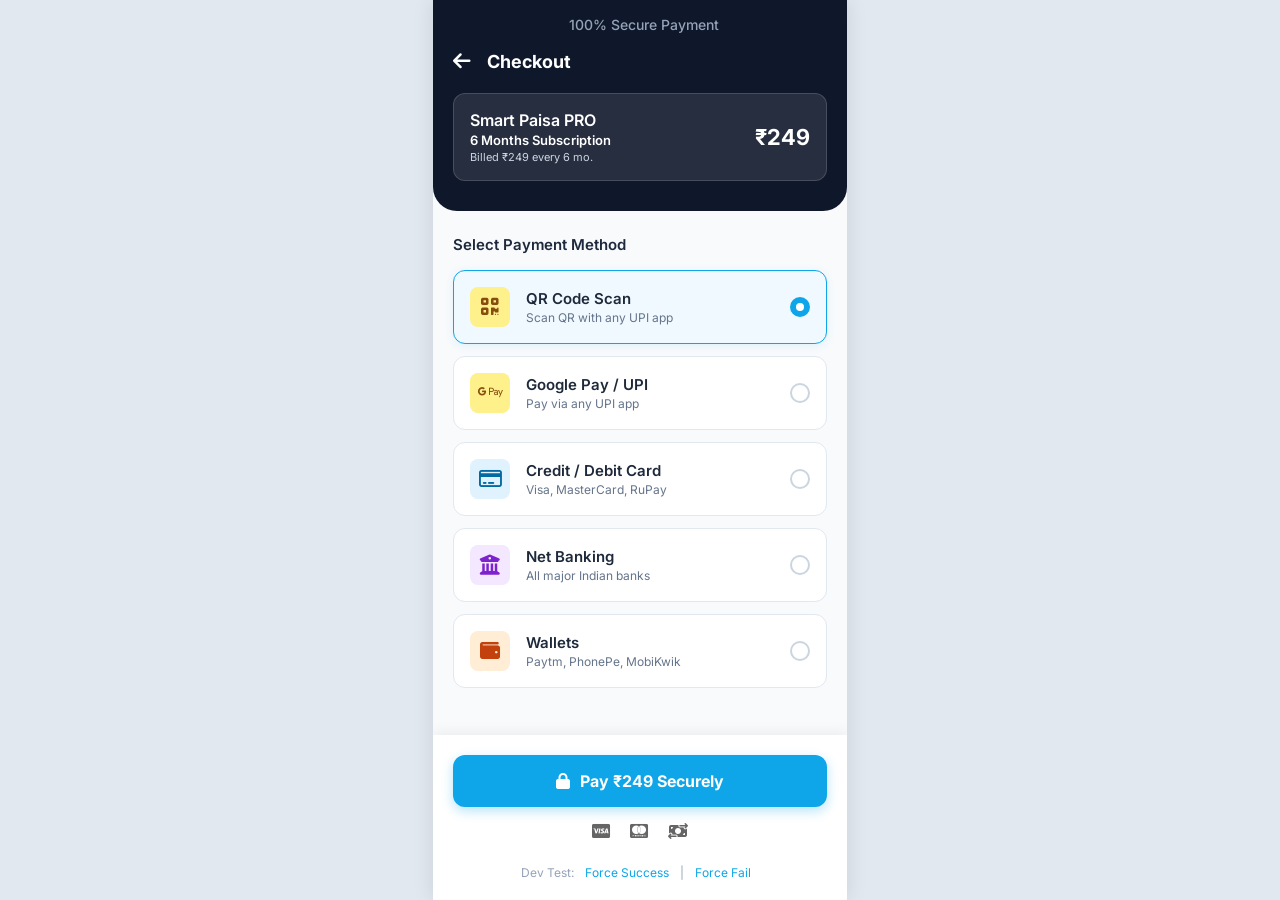
<file: checkout.html>
<!DOCTYPE html>
<html lang="en">

<head>
    <meta charset="UTF-8">
    <meta name="viewport" content="width=device-width, initial-scale=1.0">
    <title>Smart Paisa Manager - Secure Checkout</title>
    <link href="https://fonts.googleapis.com/css2?family=Inter:wght@300;400;500;600;700;800&display=swap"
        rel="stylesheet">
    <link rel="stylesheet" href="https://cdnjs.cloudflare.com/ajax/libs/font-awesome/6.4.0/css/all.min.css">
    <style>
        :root {
            --bg-color: #f8fafc;
            --surface-color: #ffffff;
            --text-primary: #1e293b;
            --text-secondary: #64748b;
            --brand-green: #10b981;
            --brand-blue: #0ea5e9;
            --brand-red: #ef4444;
            --gold-main: #eab308;
            --radius-md: 12px;
            --radius-lg: 24px;
            --shadow-sm: 0 2px 4px rgba(0, 0, 0, 0.05);
            --shadow-md: 0 4px 12px rgba(0, 0, 0, 0.08);
            --secure-header-bg: #0f172a;
        }

        * {
            box-sizing: border-box;
            margin: 0;
            padding: 0;
            font-family: 'Inter', sans-serif;
            -webkit-tap-highlight-color: transparent;
        }

        body {
            background-color: #e2e8f0;
            display: flex;
            justify-content: center;
        }

        .app-container {
            width: 100%;
            max-width: 414px;
            min-height: 100vh;
            background-color: var(--bg-color);
            box-shadow: 0 0 20px rgba(0, 0, 0, 0.1);
            position: relative;
            overflow: hidden;
            display: flex;
            flex-direction: column;
        }

        /* View Controller */
        .view {
            display: none;
            flex-direction: column;
            width: 100%;
            height: 100vh;
        }

        .view.active {
            display: flex;
        }

        /* ----- CHECKOUT STATE ----- */
        .secure-topbar {
            background-color: var(--secure-header-bg);
            color: #94a3b8;
            padding: 16px 20px;
            display: flex;
            align-items: center;
            justify-content: center;
            gap: 8px;
            font-size: 14px;
            font-weight: 500;
        }

        .secure-topbar i {
            color: var(--brand-green);
        }

        .checkout-header {
            background-color: var(--secure-header-bg);
            color: white;
            padding: 0 20px 30px 20px;
            border-bottom-left-radius: var(--radius-lg);
            border-bottom-right-radius: var(--radius-lg);
        }

        .checkout-header-flex {
            display: flex;
            align-items: center;
            gap: 16px;
            margin-bottom: 20px;
        }

        .back-icon {
            color: white;
            font-size: 20px;
            text-decoration: none;
        }

        .order-summary {
            background: rgba(255, 255, 255, 0.1);
            border: 1px solid rgba(255, 255, 255, 0.15);
            border-radius: var(--radius-md);
            padding: 16px;
            display: flex;
            justify-content: space-between;
            align-items: center;
        }

        .order-details h3 {
            font-size: 16px;
            font-weight: 600;
            margin-bottom: 4px;
            color: white;
        }

        .order-details p {
            font-size: 13px;
            color: #cbd5e1;
        }

        .order-price {
            font-size: 22px;
            font-weight: 700;
            color: white;
        }

        .payment-methods {
            padding: 24px 20px;
            flex: 1;
        }

        .section-title {
            font-size: 15px;
            font-weight: 600;
            color: var(--text-primary);
            margin-bottom: 16px;
        }

        .method-list {
            display: flex;
            flex-direction: column;
            gap: 12px;
        }

        .method-card {
            background-color: var(--surface-color);
            border: 1px solid #e2e8f0;
            border-radius: var(--radius-md);
            padding: 16px;
            display: flex;
            align-items: center;
            justify-content: space-between;
            cursor: pointer;
            transition: all 0.2s;
        }

        .method-card.selected {
            border-color: var(--brand-blue);
            background-color: #f0f9ff;
            box-shadow: 0 2px 8px rgba(14, 165, 233, 0.1);
        }

        .method-left {
            display: flex;
            align-items: center;
            gap: 16px;
        }

        .method-icon {
            width: 40px;
            height: 40px;
            border-radius: 8px;
            display: flex;
            justify-content: center;
            align-items: center;
            font-size: 20px;
        }

        /* Colors for different payment methods */
        .icon-upi {
            background-color: #fef08a;
            color: #854d0e;
        }

        .icon-card {
            background-color: #e0f2fe;
            color: #0369a1;
        }

        .icon-net {
            background-color: #f3e8ff;
            color: #7e22ce;
        }

        .icon-wallet {
            background-color: #ffedd5;
            color: #c2410c;
        }

        .method-info h4 {
            font-size: 15px;
            font-weight: 600;
            color: var(--text-primary);
            margin-bottom: 2px;
        }

        .method-info p {
            font-size: 12px;
            color: var(--text-secondary);
        }

        .radio-btn {
            width: 20px;
            height: 20px;
            border-radius: 50%;
            border: 2px solid #cbd5e1;
            position: relative;
        }

        .method-card.selected .radio-btn {
            border-color: var(--brand-blue);
            background-color: var(--brand-blue);
        }

        .method-card.selected .radio-btn::after {
            content: '';
            position: absolute;
            top: 50%;
            left: 50%;
            transform: translate(-50%, -50%);
            width: 8px;
            height: 8px;
            border-radius: 50%;
            background-color: white;
        }

        .bottom-action {
            background-color: var(--surface-color);
            padding: 20px;
            box-shadow: 0 -4px 12px rgba(0, 0, 0, 0.05);
            display: flex;
            flex-direction: column;
            gap: 16px;
        }

        .pay-btn {
            width: 100%;
            background-color: var(--brand-blue);
            color: white;
            font-size: 16px;
            font-weight: 700;
            border: none;
            border-radius: var(--radius-md);
            padding: 16px;
            cursor: pointer;
            box-shadow: 0 4px 12px rgba(14, 165, 233, 0.3);
            display: flex;
            justify-content: center;
            align-items: center;
            gap: 10px;
            transition: transform 0.2s;
        }

        .pay-btn:active {
            transform: scale(0.98);
        }

        .trust-icons {
            display: flex;
            justify-content: center;
            gap: 20px;
            opacity: 0.6;
        }

        /* Developer Options for testing states easily */
        .dev-links {
            text-align: center;
            font-size: 12px;
            margin-top: 10px;
            color: #94a3b8;
        }

        .dev-links a {
            color: var(--brand-blue);
            text-decoration: none;
            margin: 0 8px;
            cursor: pointer;
        }

        /* ----- PROCESSING STATE ----- */
        .processing-view {
            justify-content: center;
            align-items: center;
            background-color: var(--surface-color);
            text-align: center;
            padding: 20px;
        }

        .spinner {
            width: 50px;
            height: 50px;
            border: 4px solid #f1f5f9;
            border-top: 4px solid var(--brand-blue);
            border-radius: 50%;
            animation: spin 1s linear infinite;
            margin-bottom: 24px;
            margin-left: auto;
            margin-right: auto;
        }

        @keyframes spin {
            0% {
                transform: rotate(0deg);
            }

            100% {
                transform: rotate(360deg);
            }
        }

        .processing-view h2 {
            font-size: 20px;
            color: var(--text-primary);
            margin-bottom: 8px;
        }

        .processing-view p {
            font-size: 14px;
            color: var(--text-secondary);
        }

        .bank-logos {
            margin-top: 30px;
            font-size: 24px;
            color: #cbd5e1;
            display: flex;
            gap: 16px;
            justify-content: center;
        }

        /* ----- MESSAGE STATES (Success / Fail) ----- */
        .message-view {
            justify-content: center;
            align-items: center;
            text-align: center;
            padding: 40px 20px;
            background-color: var(--surface-color);
        }

        .status-circle {
            width: 100px;
            height: 100px;
            border-radius: 50%;
            display: flex;
            justify-content: center;
            align-items: center;
            font-size: 40px;
            margin: 0 auto 24px auto;
        }

        .success-circle {
            background-color: #d1fae5;
            color: var(--brand-green);
            animation: popIn 0.5s cubic-bezier(0.175, 0.885, 0.32, 1.275);
        }

        .fail-circle {
            background-color: #fee2e2;
            color: var(--brand-red);
            animation: popIn 0.5s cubic-bezier(0.175, 0.885, 0.32, 1.275);
        }

        @keyframes popIn {
            0% {
                transform: scale(0);
            }

            100% {
                transform: scale(1);
            }
        }

        .message-view h1 {
            font-size: 24px;
            font-weight: 700;
            color: var(--text-primary);
            margin-bottom: 12px;
        }

        .message-view p {
            font-size: 15px;
            color: var(--text-secondary);
            margin-bottom: 30px;
            line-height: 1.5;
        }

        .receipt-card {
            background-color: var(--bg-color);
            border: 1px dashed #cbd5e1;
            border-radius: var(--radius-md);
            padding: 16px;
            width: 100%;
            margin-bottom: 30px;
            text-align: left;
        }

        .receipt-row {
            display: flex;
            justify-content: space-between;
            margin-bottom: 10px;
            font-size: 14px;
        }

        .receipt-row:last-child {
            margin-bottom: 0;
            padding-top: 10px;
            border-top: 1px dashed #cbd5e1;
            font-weight: 700;
            color: var(--text-primary);
        }

        .receipt-label {
            color: var(--text-secondary);
        }

        .receipt-val {
            color: var(--text-primary);
            font-weight: 500;
        }

        .btn-primary {
            width: 100%;
            background-color: var(--brand-green);
            color: white;
            border: none;
            padding: 16px;
            border-radius: var(--radius-md);
            font-size: 16px;
            font-weight: 600;
            cursor: pointer;
            box-shadow: 0 4px 12px rgba(16, 185, 129, 0.3);
        }

        .btn-retry {
            width: 100%;
            background-color: var(--text-primary);
            color: white;
            border: none;
            padding: 16px;
            border-radius: var(--radius-md);
            font-size: 16px;
            font-weight: 600;
            cursor: pointer;
            box-shadow: 0 4px 12px rgba(30, 41, 59, 0.3);
        }
    </style>
</head>

<body>

    <div class="app-container">

        <!-- 1. CHECKOUT VIEW -->
        <div id="view-checkout" class="view active">
            <!-- Secure Header -->
            <div class="secure-topbar">
                <i class="fa-solid fa-shield-check"></i> 100% Secure Payment
            </div>

            <div class="checkout-header">
                <div class="checkout-header-flex">
                    <a href="premium.html" class="back-icon"><i class="fa-solid fa-arrow-left"></i></a>
                    <h2 style="font-size: 18px;">Checkout</h2>
                </div>

                <div class="order-summary">
                    <div class="order-details">
                        <h3 style="margin-bottom:2px;">Smart Paisa PRO</h3>
                        <p id="co-name" style="color:white;font-weight:600;margin-bottom:2px;">6 Months Subscription</p>
                        <p id="co-billed" style="font-size:11px;">Billed ₹249 every 6 mo.</p>
                    </div>
                    <div class="order-price" id="co-price">₹249</div>
                </div>
            </div>

            <!-- Payment Methods -->
            <div class="payment-methods">
                <h3 class="section-title">Select Payment Method</h3>

                <div class="method-list">

                    <div class="method-card selected" onclick="selectMethod(this)">
                        <div class="method-left">
                            <div class="method-icon" style="background-color: #fef08a; color: #854d0e;"><i
                                    class="fa-solid fa-qrcode"></i></div>
                            <div class="method-info">
                                <h4>QR Code Scan</h4>
                                <p>Scan QR with any UPI app</p>
                            </div>
                        </div>
                        <div class="radio-btn"></div>
                    </div>

                    <div class="method-card" onclick="selectMethod(this)">
                        <div class="method-left">
                            <div class="method-icon icon-upi"><i class="fa-brands fa-google-pay"></i></div>
                            <div class="method-info">
                                <h4>Google Pay / UPI</h4>
                                <p>Pay via any UPI app</p>
                            </div>
                        </div>
                        <div class="radio-btn"></div>
                    </div>

                    <div class="method-card" onclick="selectMethod(this)">
                        <div class="method-left">
                            <div class="method-icon icon-card"><i class="fa-regular fa-credit-card"></i></div>
                            <div class="method-info">
                                <h4>Credit / Debit Card</h4>
                                <p>Visa, MasterCard, RuPay</p>
                            </div>
                        </div>
                        <div class="radio-btn"></div>
                    </div>

                    <div class="method-card" onclick="selectMethod(this)">
                        <div class="method-left">
                            <div class="method-icon icon-net"><i class="fa-solid fa-building-columns"></i></div>
                            <div class="method-info">
                                <h4>Net Banking</h4>
                                <p>All major Indian banks</p>
                            </div>
                        </div>
                        <div class="radio-btn"></div>
                    </div>

                    <div class="method-card" onclick="selectMethod(this)">
                        <div class="method-left">
                            <div class="method-icon icon-wallet"><i class="fa-solid fa-wallet"></i></div>
                            <div class="method-info">
                                <h4>Wallets</h4>
                                <p>Paytm, PhonePe, MobiKwik</p>
                            </div>
                        </div>
                        <div class="radio-btn"></div>
                    </div>

                </div>
            </div>

            <!-- Bottom Action -->
            <div class="bottom-action">
                <button class="pay-btn" onclick="processPayment()">
                    <i class="fa-solid fa-lock"></i> <span id="co-btn-txt">Pay ₹249 Securely</span>
                </button>

                <div class="trust-icons">
                    <i class="fa-brands fa-cc-visa"></i>
                    <i class="fa-brands fa-cc-mastercard"></i>
                    <i class="fa-solid fa-money-bill-transfer"></i>
                </div>

                <!-- Hidden developer tools to help you test the mockup -->
                <div class="dev-links">
                    Dev Test:
                    <a onclick="processPayment(true)">Force Success</a> |
                    <a onclick="processPayment(false)">Force Fail</a>
                </div>
            </div>
        </div>

        <!-- 2. PROCESSING VIEW -->
        <div id="view-processing" class="view processing-view">
            <div class="spinner"></div>
            <h2>Processing Payment...</h2>
            <p>Please do not close this window or press back.</p>
            <div class="bank-logos">
                <i class="fa-solid fa-building-columns"></i>
                <i class="fa-solid fa-shield-halved"></i>
            </div>
        </div>

        <!-- 3. SUCCESS VIEW -->
        <div id="view-success" class="view message-view">
            <div class="status-circle success-circle">
                <i class="fa-solid fa-check"></i>
            </div>
            <h1>Payment Successful!</h1>
            <p>Welcome to the PRO family. Your subscription details are below:</p>

            <div class="receipt-card">
                <div class="receipt-row">
                    <span class="receipt-label">Status</span>
                    <span class="receipt-val" style="color:var(--brand-green)">Active</span>
                </div>
                <div class="receipt-row">
                    <span class="receipt-label">Plan Name</span>
                    <span class="receipt-val" id="success-plan-name">Active Plan</span>
                </div>
                <div class="receipt-row">
                    <span class="receipt-label">Expiry Date</span>
                    <span class="receipt-val" id="success-expiry-date">--/--/--</span>
                </div>
                <div class="receipt-row">
                    <span class="receipt-label">Payment Mode</span>
                    <span class="receipt-val" id="success-method">UPI / Online</span>
                </div>
                <div class="receipt-row">
                    <span class="receipt-label">Amount Paid</span>
                    <span class="receipt-val" id="success-amount">₹0.00</span>
                </div>
            </div>

            <button class="btn-primary" onclick="window.location.href='dashboard.html'">Go to Dashboard</button>
        </div>

        <!-- 4. FAILED VIEW -->
        <div id="view-failed" class="view message-view">
            <div class="status-circle fail-circle">
                <i class="fa-solid fa-xmark"></i>
            </div>
            <h1>Payment Failed</h1>
            <p>We couldn't process your payment. Your bank declined the transaction due to insufficient funds or a
                network error.</p>

            <div class="receipt-card" style="border-color: #fecaca; background-color: #fef2f2;">
                <div class="receipt-row">
                    <span class="receipt-label" style="color: #ef4444;">Error Code</span>
                    <span class="receipt-val" style="color: #ef4444;">BANK_DECLINED_02</span>
                </div>
            </div>

            <button class="btn-retry" onclick="retryPayment()">Try Note Payment Method</button>
            <a href="premium.html"
                style="display: block; margin-top: 20px; color: var(--text-secondary); text-decoration: none; font-size: 14px; font-weight: 500;">Cancel
                Transaction</a>
        </div>

    </div>

    <!-- Razorpay SDK Placeholder -->
    <script src="https://checkout.razorpay.com/v1/checkout.js"></script>

    <!-- Interface Logic -->
    <script>
        // --- RAZORPAY API INTEGRATION ---
        const RAZORPAY_KEY = "rzp_test_SZsG2a7GYijlw8";

        window.onload = () => {
            let planRaw = localStorage.getItem("selectedPlan");
            if (planRaw) {
                let plan = JSON.parse(planRaw);
                document.getElementById('co-name').innerText = plan.name;
                document.getElementById('co-billed').innerText = plan.billed;
                document.getElementById('co-price').innerText = '₹' + plan.price;
                document.getElementById('co-btn-txt').innerText = 'Pay ₹' + plan.price + ' via Razorpay';
            }
        };

        function selectMethod(element) {
            document.querySelectorAll('.method-card').forEach(card => card.classList.remove('selected'));
            element.classList.add('selected');
        }

        function showView(viewId) {
            document.querySelectorAll('.view').forEach(view => view.classList.remove('active'));
            document.getElementById(viewId).classList.add('active');
        }

        function processPayment(willSucceed) {
            let planRaw = localStorage.getItem("selectedPlan");
            let price = 249; // default fallback
            if (planRaw) price = parseInt(JSON.parse(planRaw).price);

            // Razorpay standard configuration object
            var options = {
                "key": RAZORPAY_KEY,
                "amount": price * 100, // Razorpay takes amount in paise (multiply by 100)
                "currency": "INR",
                "name": "Smart Paisa Manager",
                "description": "PRO Subscription Upgrade",
                "image": "https://example.com/your_logo.png",
                "handler": function (response) {
                    // Determine duration based on plan price
                    let days = 30; // default monthly
                    if (price == 249) days = 180;
                    else if (price == 399) days = 365;

                    const now = new Date();
                    const expiry = new Date();
                    expiry.setDate(now.getDate() + days);

                    localStorage.setItem("premium", "true");
                    localStorage.setItem("plan", JSON.parse(planRaw).name || "Pro Plan");
                    localStorage.setItem("subscriptionStartDate", now.toISOString());
                    localStorage.setItem("subscriptionExpiryDate", expiry.toISOString());
                    localStorage.setItem("premiumExpiryDate", expiry.toISOString());
                    localStorage.setItem("selectedPlanPrice", price);

                    // Show success screen with details
                    document.getElementById('success-plan-name').innerText = JSON.parse(planRaw).name || "Pro Plan";
                    document.getElementById('success-amount').innerText = '₹' + price;
                    document.getElementById('success-expiry-date').innerText = expiry.toLocaleDateString('en-IN', { day: 'numeric', month: 'short', year: 'numeric' });

                    // Capture method from selected card in UI
                    const selectedMethodText = document.querySelector('.method-card.selected h4').innerText;
                    document.getElementById('success-method').innerText = selectedMethodText;

                    showView('view-success');
                },
                "config": {
                    "display": {
                        "blocks": {
                            "upi": {
                                "name": "Pay via UPI",
                                "instruments": [
                                    { "method": "upi" },
                                    { "method": "qr" }
                                ]
                            }
                        },
                        "sequence": ["block.upi", "block.card", "block.netbanking"],
                        "preferences": { "show_default_blocks": true }
                    }
                },
                "prefill": {
                    "name": "User Account",
                    "email": "user@example.com",
                    "contact": "9999999999"
                },
                "theme": {
                    "color": "#10b981" // Brand green
                }
            };

            // Demo Mockup logic (triggers via dev tools)
            if (willSucceed !== undefined) {
                showView('view-processing');
                setTimeout(() => {
                    if (willSucceed) {
                        // Determine duration based on plan price
                        let days = 30; // default monthly
                        if (price == 249) days = 180;
                        else if (price == 399) days = 365;

                        const now = new Date();
                        const expiry = new Date();
                        expiry.setDate(now.getDate() + days);

                        localStorage.setItem("premium", "true");
                        localStorage.setItem("plan", (planRaw ? JSON.parse(planRaw).name : "Pro Plan"));
                        localStorage.setItem("subscriptionStartDate", now.toISOString());
                        localStorage.setItem("subscriptionExpiryDate", expiry.toISOString());
                        localStorage.setItem("premiumExpiryDate", expiry.toISOString());
                        localStorage.setItem("selectedPlanPrice", price);

                        // Show success screen with details
                        document.getElementById('success-plan-name').innerText = (planRaw ? JSON.parse(planRaw).name : "Pro Plan");
                        document.getElementById('success-amount').innerText = '₹' + price;
                        document.getElementById('success-expiry-date').innerText = expiry.toLocaleDateString('en-IN', { day: 'numeric', month: 'short', year: 'numeric' });

                        // Capture method from selected card in UI
                        const selectedMethodText = document.querySelector('.method-card.selected h4').innerText;
                        document.getElementById('success-method').innerText = selectedMethodText;

                        showView('view-success');
                    } else {
                        alert("Payment Failed, Try Again");
                        showView('view-failed');
                    }
                }, 1500);
            } else {
                // This will execute genuine Razorpay Checkout Modal
                var rzp1 = new Razorpay(options);
                rzp1.on('payment.failed', function (response) {
                    console.error("Payment Failed", response.error.code);
                    alert("Payment Failed, Try Again");
                    showView('view-failed');
                });
                rzp1.open();
            }
        }

        function retryPayment() {
            // Go back to checkout
            showView('view-checkout');
        }
    </script>
</body>

</html>
</file>
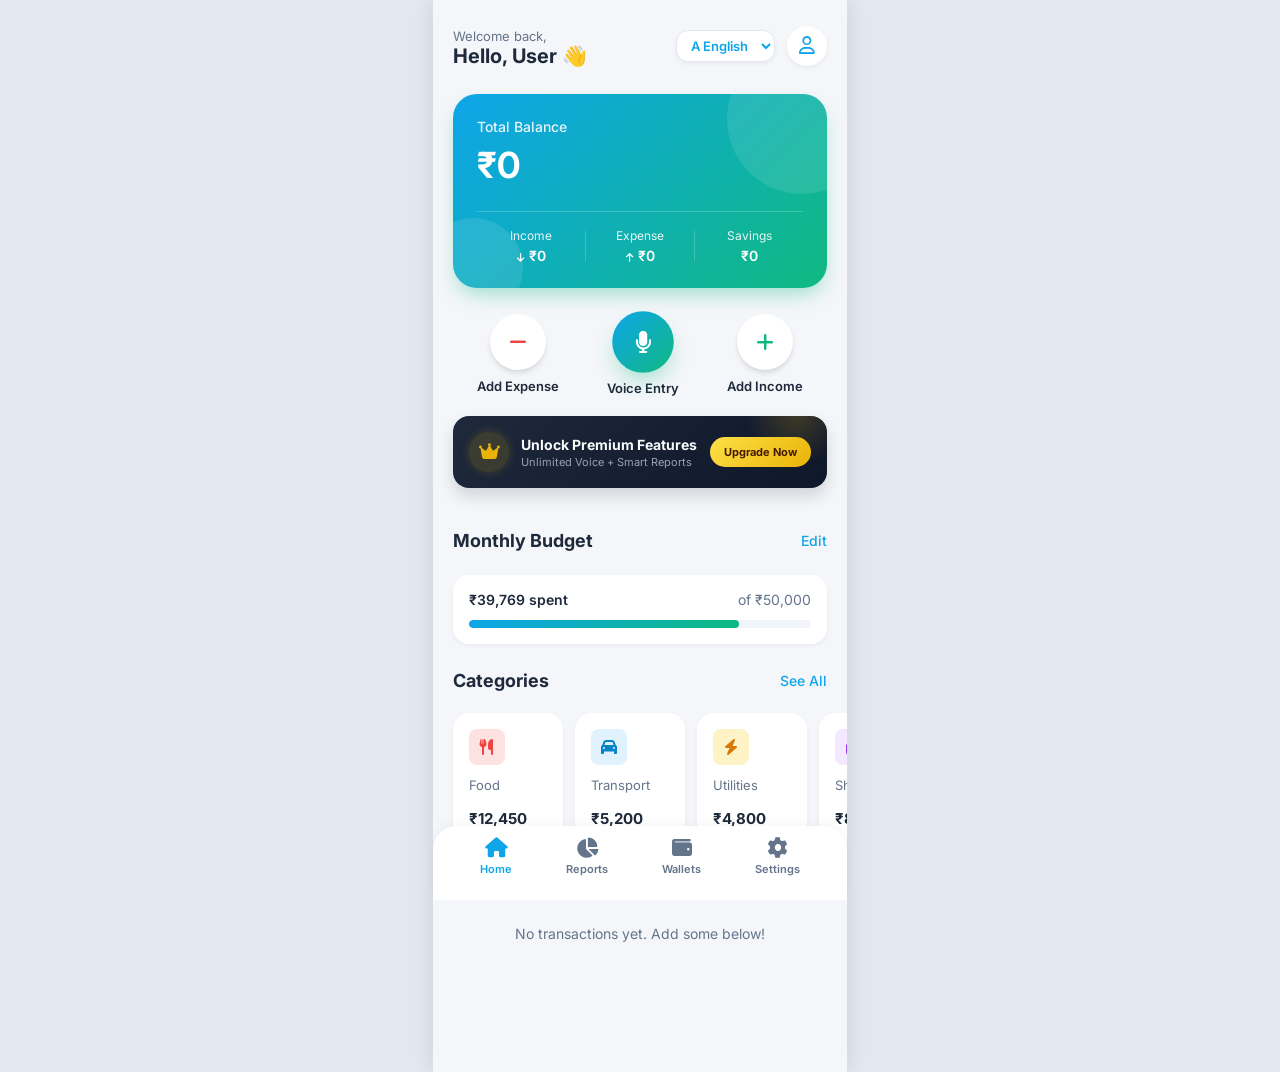
<file: dashboard.html>
<!DOCTYPE html>
<html lang="en">

<head>
    <meta charset="UTF-8">
    <meta name="viewport" content="width=device-width, initial-scale=1.0">
    <title>Smart Paisa Manager - Dashboard</title>
    <link href="https://fonts.googleapis.com/css2?family=Inter:wght@300;400;500;600;700&display=swap" rel="stylesheet">
    <link rel="stylesheet" href="https://cdnjs.cloudflare.com/ajax/libs/font-awesome/6.4.0/css/all.min.css">
    <style>
        :root {
            --bg-color: #f4f6f9;
            --surface-color: #ffffff;
            --text-primary: #1e293b;
            --text-secondary: #64748b;
            --brand-gradient: linear-gradient(135deg, #0ea5e9 0%, #10b981 100%);
            --brand-green: #10b981;
            --brand-blue: #0ea5e9;
            --brand-red: #ef4444;
            --radius-sm: 8px;
            --radius-md: 16px;
            --radius-lg: 24px;
            --shadow-sm: 0 2px 4px rgba(0, 0, 0, 0.05);
            --shadow-md: 0 4px 6px -1px rgba(0, 0, 0, 0.1), 0 2px 4px -1px rgba(0, 0, 0, 0.06);
            --shadow-lg: 0 10px 15px -3px rgba(0, 0, 0, 0.1), 0 4px 6px -2px rgba(0, 0, 0, 0.05);
            --shadow-brand: 0 10px 20px -5px rgba(16, 185, 129, 0.4);
        }

        * {
            box-sizing: border-box;
            margin: 0;
            padding: 0;
            font-family: 'Inter', sans-serif;
            -webkit-tap-highlight-color: transparent;
        }

        body {
            background-color: #e2e8f0;
            display: flex;
            justify-content: center;
        }

        .app-container {
            width: 100%;
            max-width: 414px;
            /* Mobile width */
            min-height: 100vh;
            background-color: var(--bg-color);
            position: relative;
            box-shadow: 0 0 20px rgba(0, 0, 0, 0.1);
            overflow-x: hidden;
            padding-bottom: 80px;
            /* nav spacing */
        }

        /* Header */
        .header {
            display: flex;
            justify-content: space-between;
            align-items: center;
            padding: 24px 20px 10px 20px;
        }

        .greeting h1 {
            font-size: 20px;
            font-weight: 700;
            color: var(--text-primary);
        }

        .greeting p {
            font-size: 13px;
            color: var(--text-secondary);
            margin-top: 4px;
        }

        .top-controls {
            display: flex;
            gap: 12px;
            align-items: center;
        }

        .lang-select {
            padding: 6px 10px;
            border-radius: 12px;
            border: 1px solid #e2e8f0;
            font-size: 13px;
            font-weight: 600;
            color: var(--brand-blue);
            background-color: white;
            outline: none;
            cursor: pointer;
            box-shadow: var(--shadow-sm);
        }

        .profile-btn {
            width: 40px;
            height: 40px;
            border-radius: 50%;
            background-color: white;
            border: none;
            box-shadow: var(--shadow-sm);
            display: flex;
            justify-content: center;
            align-items: center;
            color: var(--brand-blue);
            font-size: 18px;
            cursor: pointer;
            transition: transform 0.2s;
        }

        .profile-btn:active {
            transform: scale(0.95);
        }

        /* Balance Card */
        .balance-card-wrapper {
            padding: 16px 20px;
        }

        .balance-card {
            background: var(--brand-gradient);
            border-radius: var(--radius-lg);
            padding: 24px;
            color: white;
            box-shadow: var(--shadow-brand);
            position: relative;
            overflow: hidden;
        }

        .balance-card::after {
            content: '';
            position: absolute;
            top: -50px;
            right: -50px;
            width: 150px;
            height: 150px;
            background: rgba(255, 255, 255, 0.1);
            border-radius: 50%;
        }

        .balance-card::before {
            content: '';
            position: absolute;
            bottom: -30px;
            left: -30px;
            width: 100px;
            height: 100px;
            background: rgba(255, 255, 255, 0.1);
            border-radius: 50%;
        }

        .balance-header {
            font-size: 14px;
            opacity: 0.9;
            font-weight: 500;
            margin-bottom: 8px;
        }

        .balance-amount {
            font-size: 36px;
            font-weight: 700;
            margin-bottom: 24px;
            letter-spacing: -0.5px;
        }

        .balance-stats {
            display: flex;
            justify-content: space-between;
            align-items: center;
            border-top: 1px solid rgba(255, 255, 255, 0.2);
            padding-top: 16px;
        }

        .stat-item {
            text-align: center;
            flex: 1;
        }

        .stat-label {
            font-size: 12px;
            opacity: 0.9;
            margin-bottom: 4px;
        }

        .stat-value {
            font-size: 14px;
            font-weight: 600;
        }

        .stat-divider {
            width: 1px;
            height: 30px;
            background-color: rgba(255, 255, 255, 0.2);
        }

        /* Action Buttons */
        .actions-section {
            display: flex;
            justify-content: space-around;
            padding: 10px 20px 20px 20px;
        }

        .action-item {
            display: flex;
            flex-direction: column;
            align-items: center;
            gap: 8px;
            cursor: pointer;
            transition: transform 0.2s;
        }

        .action-item:hover {
            transform: translateY(-2px);
        }

        .action-btn {
            width: 56px;
            height: 56px;
            border-radius: 50%;
            background-color: var(--surface-color);
            border: none;
            box-shadow: var(--shadow-md);
            display: flex;
            justify-content: center;
            align-items: center;
            font-size: 20px;
            cursor: pointer;
        }

        .action-btn.expense {
            color: var(--brand-red);
        }

        .action-btn.income {
            color: var(--brand-green);
        }

        .action-btn.voice {
            background: var(--brand-gradient);
            color: white;
            box-shadow: var(--shadow-brand);
            transform: scale(1.1);
        }

        .action-label {
            font-size: 13px;
            font-weight: 600;
            color: var(--text-primary);
            text-align: center;
        }

        /* Premium Banner */
        .premium-banner {
            margin: 0 20px 24px 20px;
            background: linear-gradient(135deg, #1e293b 0%, #0f172a 100%);
            border-radius: var(--radius-md);
            padding: 16px;
            display: flex;
            align-items: center;
            gap: 12px;
            box-shadow: 0 8px 16px rgba(15, 23, 42, 0.15);
            cursor: pointer;
            position: relative;
            overflow: hidden;
            transition: transform 0.2s;
        }

        .premium-banner:hover {
            transform: translateY(-2px);
        }

        .premium-banner::before {
            content: '';
            position: absolute;
            top: -50px;
            right: -20px;
            width: 100px;
            height: 100px;
            background: radial-gradient(circle, rgba(234, 179, 8, 0.2) 0%, rgba(0, 0, 0, 0) 70%);
            border-radius: 50%;
        }

        .banner-icon {
            width: 40px;
            height: 40px;
            border-radius: 50%;
            background: rgba(234, 179, 8, 0.15);
            color: #eab308;
            display: flex;
            justify-content: center;
            align-items: center;
            font-size: 18px;
            flex-shrink: 0;
            box-shadow: 0 0 10px rgba(234, 179, 8, 0.2);
        }

        .banner-text {
            flex: 1;
            z-index: 1;
        }

        .banner-text h4 {
            font-size: 14px;
            font-weight: 700;
            color: #f8fafc;
            margin-bottom: 2px;
        }

        .banner-text p {
            font-size: 11px;
            color: #94a3b8;
        }

        .banner-btn {
            background: linear-gradient(135deg, #fde047 0%, #eab308 100%);
            color: #451a03;
            border: none;
            padding: 8px 14px;
            border-radius: 20px;
            font-size: 11px;
            font-weight: 700;
            cursor: pointer;
            position: relative;
            z-index: 1;
        }

        /* Sections Structure */
        .section-header {
            display: flex;
            justify-content: space-between;
            align-items: center;
            padding: 0 20px;
            margin-bottom: 12px;
            margin-top: 8px;
        }

        .section-title {
            font-size: 18px;
            font-weight: 700;
            color: var(--text-primary);
        }

        .see-all {
            font-size: 14px;
            font-weight: 500;
            color: var(--brand-blue);
            text-decoration: none;
        }

        /* Budget Section */
        .budget-section {
            padding: 10px 20px;
            margin-bottom: 16px;
        }

        .budget-card {
            background-color: var(--surface-color);
            border-radius: var(--radius-md);
            padding: 16px;
            box-shadow: var(--shadow-sm);
        }

        .budget-info {
            display: flex;
            justify-content: space-between;
            margin-bottom: 12px;
            font-size: 14px;
        }

        .budget-spent {
            font-weight: 600;
            color: var(--text-primary);
        }

        .budget-total {
            color: var(--text-secondary);
        }

        .progress-track {
            height: 8px;
            background-color: #f1f5f9;
            border-radius: 4px;
            overflow: hidden;
        }

        .progress-fill {
            height: 100%;
            background: var(--brand-gradient);
            border-radius: 4px;
            width: 79%;
        }

        /* Category Cards */
        .categories-scroll {
            display: flex;
            overflow-x: auto;
            gap: 12px;
            padding: 10px 20px 20px 20px;
            scrollbar-width: none;
        }

        .categories-scroll::-webkit-scrollbar {
            display: none;
        }

        .category-card {
            min-width: 110px;
            background-color: var(--surface-color);
            border-radius: var(--radius-md);
            padding: 16px;
            box-shadow: var(--shadow-sm);
            display: flex;
            flex-direction: column;
            align-items: flex-start;
            gap: 12px;
        }

        .cat-icon {
            width: 36px;
            height: 36px;
            border-radius: var(--radius-sm);
            display: flex;
            justify-content: center;
            align-items: center;
            font-size: 16px;
        }

        .cat-food {
            background-color: #fee2e2;
            color: #ef4444;
        }

        .cat-transport {
            background-color: #e0f2fe;
            color: #0284c7;
        }

        .cat-utilities {
            background-color: #fef3c7;
            color: #d97706;
        }

        .cat-shopping {
            background-color: #f3e8ff;
            color: #9333ea;
        }

        .cat-name {
            font-size: 13px;
            color: var(--text-secondary);
            margin-bottom: 4px;
        }

        .cat-amount {
            font-size: 15px;
            font-weight: 700;
            color: var(--text-primary);
        }

        /* Recent Transactions */
        .transactions-section {
            padding: 0 20px 30px 20px;
        }

        .transaction-list {
            display: flex;
            flex-direction: column;
            gap: 12px;
            margin-top: 10px;
        }

        .tx-card {
            background-color: var(--surface-color);
            border-radius: var(--radius-md);
            padding: 14px 16px;
            display: flex;
            justify-content: space-between;
            align-items: center;
            box-shadow: var(--shadow-sm);
        }

        .tx-left {
            display: flex;
            align-items: center;
            gap: 12px;
        }

        .tx-icon {
            width: 44px;
            height: 44px;
            border-radius: 50%;
            background-color: #f1f5f9;
            display: flex;
            justify-content: center;
            align-items: center;
            font-size: 18px;
            color: var(--text-secondary);
        }

        .tx-info h4 {
            font-size: 15px;
            font-weight: 600;
            color: var(--text-primary);
            margin-bottom: 2px;
        }

        .tx-info p {
            font-size: 12px;
            color: var(--text-secondary);
        }

        .tx-right {
            text-align: right;
        }

        .tx-amount {
            font-size: 15px;
            font-weight: 700;
            margin-bottom: 2px;
        }

        .tx-amount.negative {
            color: var(--text-primary);
        }

        .tx-amount.positive {
            color: var(--brand-green);
        }

        .tx-time {
            font-size: 12px;
            color: var(--text-secondary);
        }

        /* Bottom Nav */
        .bottom-nav {
            position: fixed;
            bottom: 0;
            width: 100%;
            max-width: 414px;
            background-color: var(--surface-color);
            display: flex;
            justify-content: space-around;
            padding: 12px 20px 24px 20px;
            box-shadow: 0 -4px 10px rgba(0, 0, 0, 0.03);
            border-top-left-radius: var(--radius-lg);
            border-top-right-radius: var(--radius-lg);
            z-index: 10;
        }

        .nav-item {
            display: flex;
            flex-direction: column;
            align-items: center;
            gap: 4px;
            color: var(--text-secondary);
            text-decoration: none;
            transition: color 0.2s;
        }

        .nav-item.active {
            color: var(--brand-blue);
        }

        .nav-item i {
            font-size: 20px;
        }

        .nav-item span {
            font-size: 11px;
            font-weight: 600;
        }
    </style>
</head>

<body>

    <div class="app-container">
        <!-- Header -->
        <header class="header">
            <div class="greeting">
                <p data-i18n="welcome">Welcome back,</p>
                <h1><span data-i18n="hello">Hello, User</span> 👋 <span id="dashProBadge" class="pro-badge"
                        style="display:none; background:linear-gradient(135deg, #fde047 0%, #eab308 50%); color:#0f172a; padding:2px 8px; font-size:13px; border-radius:6px; font-weight:800; vertical-align:middle; margin-left:6px; box-shadow: 0 4px 10px rgba(234,179,8,0.3);">PRO</span>
                </h1>
            </div>
            <div class="top-controls">
                <select class="lang-select" onchange="setLanguage(this.value)">
                    <option value="en">A English</option>
                    <option value="hi">अ हिंदी</option>
                    <option value="mr">अ मराठी</option>
                </select>
                <button class="profile-btn" onclick="window.location.href='profile.html'"><i
                        class="fa-regular fa-user"></i></button>
            </div>
        </header>

        <!-- Main Balance Card -->
        <div class="balance-card-wrapper">
            <div class="balance-card">
                <div style="display: flex; justify-content: space-between; align-items: flex-start;">
                    <div>
                        <div class="balance-header" data-i18n="total_balance">Total Balance</div>
                        <div class="balance-amount" id="dbTotalBalance">₹0.00</div>
                    </div>
                    <div id="dashExpiryBox"
                        style="display: none; text-align: right; background: rgba(255,255,255,0.15); padding: 4px 10px; border-radius: 8px; border: 1px solid rgba(255,255,255,0.1);">
                        <div id="dashExpiryDate" style="font-size: 11px; font-weight: 500; opacity: 0.9;">Premium valid
                            till: --/--/----</div>
                    </div>
                </div>
                <div class="balance-stats">
                    <div class="stat-item">
                        <div class="stat-label" data-i18n="income">Income</div>
                        <div class="stat-value"><i class="fa-solid fa-arrow-down"
                                style="font-size: 10px; margin-right: 4px;"></i><span id="dbTotalIncome">₹0</span></div>
                    </div>
                    <div class="stat-divider"></div>
                    <div class="stat-item">
                        <div class="stat-label" data-i18n="expense">Expense</div>
                        <div class="stat-value"><i class="fa-solid fa-arrow-up"
                                style="font-size: 10px; margin-right: 4px;"></i><span id="dbTotalExpense">₹0</span>
                        </div>
                    </div>
                    <div class="stat-divider"></div>
                    <div class="stat-item">
                        <div class="stat-label" data-i18n="savings">Savings</div>
                        <div class="stat-value" id="dbTotalSavings">₹0</div>
                    </div>
                </div>
            </div>
        </div>

        <!-- Action Buttons -->
        <div class="actions-section">
            <div class="action-item" onclick="window.location.href='add_expense.html'">
                <button class="action-btn expense"><i class="fa-solid fa-minus"></i></button>
                <span class="action-label" data-i18n="add_expense">Add Expense</span>
            </div>
            <div class="action-item" onclick="window.location.href='voice_entry.html'">
                <button class="action-btn voice"><i class="fa-solid fa-microphone"></i></button>
                <span class="action-label" data-i18n="voice_entry" style="margin-top:2px;">Voice Entry</span>
            </div>
            <div class="action-item" onclick="window.location.href='add_income.html'">
                <button class="action-btn income"><i class="fa-solid fa-plus"></i></button>
                <span class="action-label" data-i18n="add_income">Add Income</span>
            </div>
        </div>

        <!-- Premium Banner -->
        <div class="premium-banner" id="dashPremiumBanner" onclick="window.location.href='premium.html'">
            <div class="banner-icon"><i class="fa-solid fa-crown"></i></div>
            <div class="banner-text">
                <h4 id="dashPremiumTitle" data-i18n="unlock_premium">Unlock Premium Features</h4>
                <p id="dashPremiumDesc" data-i18n="premium_desc">Unlimited Voice + Smart Reports</p>
            </div>
            <button class="banner-btn" id="dashPremiumBtn" data-i18n="upgrade_now">Upgrade Now</button>
        </div>

        <!-- Budget Section -->
        <div class="budget-section">
            <div class="section-header" style="padding: 0 0 12px 0;">
                <h3 class="section-title" data-i18n="monthly_budget">Monthly Budget</h3>
                <a href="#" class="see-all" data-i18n="edit">Edit</a>
            </div>
            <div class="budget-card">
                <div class="budget-info">
                    <span class="budget-spent">₹39,769 <span data-i18n="spent">spent</span></span>
                    <span class="budget-total"><span data-i18n="of">of</span> ₹50,000</span>
                </div>
                <div class="progress-track">
                    <div class="progress-fill"></div>
                </div>
            </div>
        </div>

        <!-- Category Wise Expense -->
        <div class="section-header">
            <h3 class="section-title" data-i18n="categories">Categories</h3>
            <a href="#" class="see-all" data-i18n="see_all">See All</a>
        </div>
        <div class="categories-scroll">
            <div class="category-card">
                <div class="cat-icon cat-food"><i class="fa-solid fa-utensils"></i></div>
                <div class="cat-name" data-i18n="food">Food</div>
                <div class="cat-amount">₹12,450</div>
            </div>
            <div class="category-card">
                <div class="cat-icon cat-transport"><i class="fa-solid fa-car"></i></div>
                <div class="cat-name" data-i18n="transport">Transport</div>
                <div class="cat-amount">₹5,200</div>
            </div>
            <div class="category-card">
                <div class="cat-icon cat-utilities"><i class="fa-solid fa-bolt"></i></div>
                <div class="cat-name" data-i18n="utilities">Utilities</div>
                <div class="cat-amount">₹4,800</div>
            </div>
            <div class="category-card">
                <div class="cat-icon cat-shopping"><i class="fa-solid fa-bag-shopping"></i></div>
                <div class="cat-name" data-i18n="shopping">Shopping</div>
                <div class="cat-amount">₹8,100</div>
            </div>
        </div>

        <!-- Recent Transactions -->
        <div class="transactions-section">
            <div class="section-header" style="padding: 0;">
                <h3 class="section-title" data-i18n="recent_tx">Recent Transactions</h3>
                <a href="#" class="see-all" data-i18n="see_all">See All</a>
            </div>
            <div class="transaction-list" id="transactionList">
                <!-- Transactions will be injected here via JS -->
            </div>
        </div>

        <!-- Bottom Nav -->
        <nav class="bottom-nav">
            <a href="index.html" class="nav-item active">
                <i class="fa-solid fa-house"></i>
                <span data-i18n="home">Home</span>
            </a>
            <a href="reports.html" class="nav-item">
                <i class="fa-solid fa-chart-pie"></i>
                <span data-i18n="analytics">Reports</span>
            </a>
            <a href="wallets.html" class="nav-item">
                <i class="fa-solid fa-wallet"></i>
                <span data-i18n="wallets">Wallets</span>
            </a>
            <a href="settings.html" class="nav-item">
                <i class="fa-solid fa-gear"></i>
                <span data-i18n="settings">Settings</span>
            </a>
        </nav>
    </div>

    <!-- Multi-Language Translator Script -->
    <script>
        const translations = {
            "en": {
                "welcome": "Welcome back,",
                "hello": "Hello, User",
                "total_balance": "Total Balance",
                "income": "Income",
                "expense": "Expense",
                "savings": "Savings",
                "add_expense": "Add Expense",
                "voice_entry": "Voice Entry",
                "add_income": "Add Income",
                "monthly_budget": "Monthly Budget",
                "edit": "Edit",
                "spent": "spent",
                "of": "of",
                "categories": "Categories",
                "see_all": "See All",
                "food": "Food",
                "transport": "Transport",
                "utilities": "Utilities",
                "shopping": "Shopping",
                "recent_tx": "Recent Transactions",
                "home": "Home",
                "analytics": "Reports",
                "wallets": "Wallets",
                "settings": "Settings",
                "unlock_premium": "Unlock Premium Features",
                "premium_desc": "Unlimited Voice + Smart Reports",
                "upgrade_now": "Upgrade Now"
            },
            "hi": {
                "welcome": "वापसी पर स्वागत है,",
                "hello": "नमस्ते, User",
                "total_balance": "कुल बैलेंस",
                "income": "आमदनी",
                "expense": "खर्च",
                "savings": "बचत",
                "add_expense": "खर्च जोड़ें",
                "voice_entry": "बोलकर लिखें",
                "add_income": "आमदनी जोड़ें",
                "monthly_budget": "महीने का बजट",
                "edit": "बदलें",
                "spent": "खर्च हुआ",
                "of": "कुल",
                "categories": "श्रेणियाँ",
                "see_all": "सभी देखें",
                "food": "खाना",
                "transport": "सफर",
                "utilities": "बिल",
                "shopping": "खरीदारी",
                "recent_tx": "हाल के लेन-देन",
                "home": "होम",
                "analytics": "रिपोर्ट",
                "wallets": "वॉलेट",
                "settings": "सेटिंग्स",
                "unlock_premium": "प्रीमियम सुविधाएँ खोलें",
                "premium_desc": "अनंत वॉयस + स्मार्ट रिपोर्ट",
                "upgrade_now": "अभी अपग्रेड करें"
            },
            "mr": {
                "welcome": "पुन्हा स्वागत आहे,",
                "hello": "नमस्कार, User",
                "total_balance": "एकूण रक्कम",
                "income": "उत्पन्न",
                "expense": "खर्च",
                "savings": "बचत",
                "add_expense": "खर्च लिहा",
                "voice_entry": "बोलून लिहा",
                "add_income": "उत्पन्न लिहा",
                "monthly_budget": "महिन्याचे बजेट",
                "edit": "बदल करा",
                "spent": "खर्च झाले",
                "of": "पैकी",
                "categories": "विभाग",
                "see_all": "सर्व पहा",
                "food": "जेवण",
                "transport": "प्रवास",
                "utilities": "बिले",
                "shopping": "खरेदी",
                "recent_tx": "नवीन व्यवहार",
                "home": "होम",
                "analytics": "अहवाल",
                "wallets": "वॉलेट",
                "settings": "सेटिंग्ज",
                "unlock_premium": "प्रीमियम सुविधा सुरु करा",
                "premium_desc": "अनलिमिटेड व्हॉइस + स्मार्ट अहवाल",
                "upgrade_now": "तुम्ही आता अपग्रेड करा"
            }
        };

        function setLanguage(lang) {
            const elements = document.querySelectorAll("[data-i18n]");
            elements.forEach(el => {
                const key = el.getAttribute("data-i18n");
                if (translations[lang] && translations[lang][key]) {
                    el.innerText = translations[lang][key];
                }
            });

            // Save preference to localStorage so it persists across sessions
            localStorage.setItem("userLanguage", lang);
        }

        // Check if user has a previously selected language
        window.onload = () => {
            const savedLang = localStorage.getItem("userLanguage") || "en";
            document.querySelector(".lang-select").value = savedLang;
            setLanguage(savedLang);
            loadDashboard(); // Load transactions
        };

        function loadDashboard() {
            let isExpired = false;
            // Subscription Expiry Check
            const expiryDateKey = localStorage.getItem('premiumExpiryDate') || localStorage.getItem('subscriptionExpiryDate');
            if (expiryDateKey) {
                const expiryDate = new Date(expiryDateKey);
                if (new Date() > expiryDate) {
                    // Subscription Expired
                    isExpired = true;
                    localStorage.removeItem('premium');
                    localStorage.removeItem('isPremium');
                    localStorage.removeItem('premiumExpiryDate');
                    localStorage.removeItem('subscriptionExpiryDate');
                    alert("Your premium subscription has expired. Please renew to continue using PRO features.");
                }
            }

            // Check for PRO status
            let isPremium = localStorage.getItem('isPremium') === 'true' || localStorage.getItem('premium') === 'true';
            if (isPremium) {
                let banner = document.getElementById('dashPremiumBanner');
                if (banner) banner.style.display = 'none';
                let badge = document.getElementById('dashProBadge');
                if (badge) badge.style.display = 'inline-block';

                // Display Expiry Date
                if (expiryDateKey && !isExpired) {
                    const expiryDate = new Date(expiryDateKey);
                    const day = String(expiryDate.getDate()).padStart(2, '0');
                    const month = String(expiryDate.getMonth() + 1).padStart(2, '0');
                    const year = expiryDate.getFullYear();
                    document.getElementById('dashExpiryBox').style.display = 'block';
                    document.getElementById('dashExpiryDate').innerText = `Premium valid till: ${day}/${month}/${year}`;
                }
            } else {
                // Ensure Pro badge is hidden and banner shown for non-premium
                let banner = document.getElementById('dashPremiumBanner');
                if (banner) {
                    banner.style.display = 'flex';
                    if (isExpired) {
                        document.getElementById('dashPremiumTitle').innerText = "Subscription Expired";
                        document.getElementById('dashPremiumDesc').innerText = "Renew now to keep your PRO benefits!";
                        document.getElementById('dashPremiumBtn').innerText = "Renew Now";
                    }
                }
                let badge = document.getElementById('dashProBadge');
                if (badge) badge.style.display = 'none';
                let expiryBox = document.getElementById('dashExpiryBox');
                if (expiryBox) expiryBox.style.display = 'none';
            }

            let txs = JSON.parse(localStorage.getItem('transactions') || '[]');
            let totInc = 0;
            let totExp = 0;
            let txListHtml = '';

            // Loop array backwards for newest first
            txs.slice().reverse().forEach(tx => {
                let isInc = (tx.type === 'income');
                if (isInc) totInc += tx.amount;
                else totExp += tx.amount;

                let iconColor = isInc ? '#10b981' : (tx.type === 'expense' ? '#ef4444' : '#9333ea');
                let iconBg = isInc ? '#d1fae5' : (tx.type === 'expense' ? '#fee2e2' : '#f3e8ff');

                txListHtml += `
                <div class="tx-card">
                    <div class="tx-left">
                        <div class="tx-icon" style="color: ${iconColor}; background: ${iconBg};">
                            <i class="${tx.icon}"></i>
                        </div>
                        <div class="tx-info">
                            <h4>${tx.category}</h4>
                            <p>${tx.note}</p>
                        </div>
                    </div>
                    <div class="tx-right">
                        <div class="tx-amount ${isInc ? 'positive' : 'negative'}">${isInc ? '+' : '-'}₹${tx.amount.toLocaleString()}</div>
                        <div class="tx-time">Just Now</div>
                    </div>
                </div>`;
            });

            if (txs.length === 0) {
                txListHtml = '<p style="text-align:center;color:#64748b;margin:20px;font-size:14px;">No transactions yet. Add some below!</p>';
            }

            let bTotEl = document.getElementById('dbTotalBalance');
            let dtIncEl = document.getElementById('dbTotalIncome');
            let dtExpEl = document.getElementById('dbTotalExpense');
            let dtSavEl = document.getElementById('dbTotalSavings');
            let txListEl = document.getElementById('transactionList');

            if (txListEl) txListEl.innerHTML = txListHtml;
            let bal = totInc - totExp;
            if (bTotEl) bTotEl.innerText = '₹' + bal.toLocaleString();
            if (dtIncEl) dtIncEl.innerText = '₹' + totInc.toLocaleString();
            if (dtExpEl) dtExpEl.innerText = '₹' + totExp.toLocaleString();
            if (dtSavEl) dtSavEl.innerText = '₹' + bal.toLocaleString();
        }
    </script>
</body>

</html>
</file>
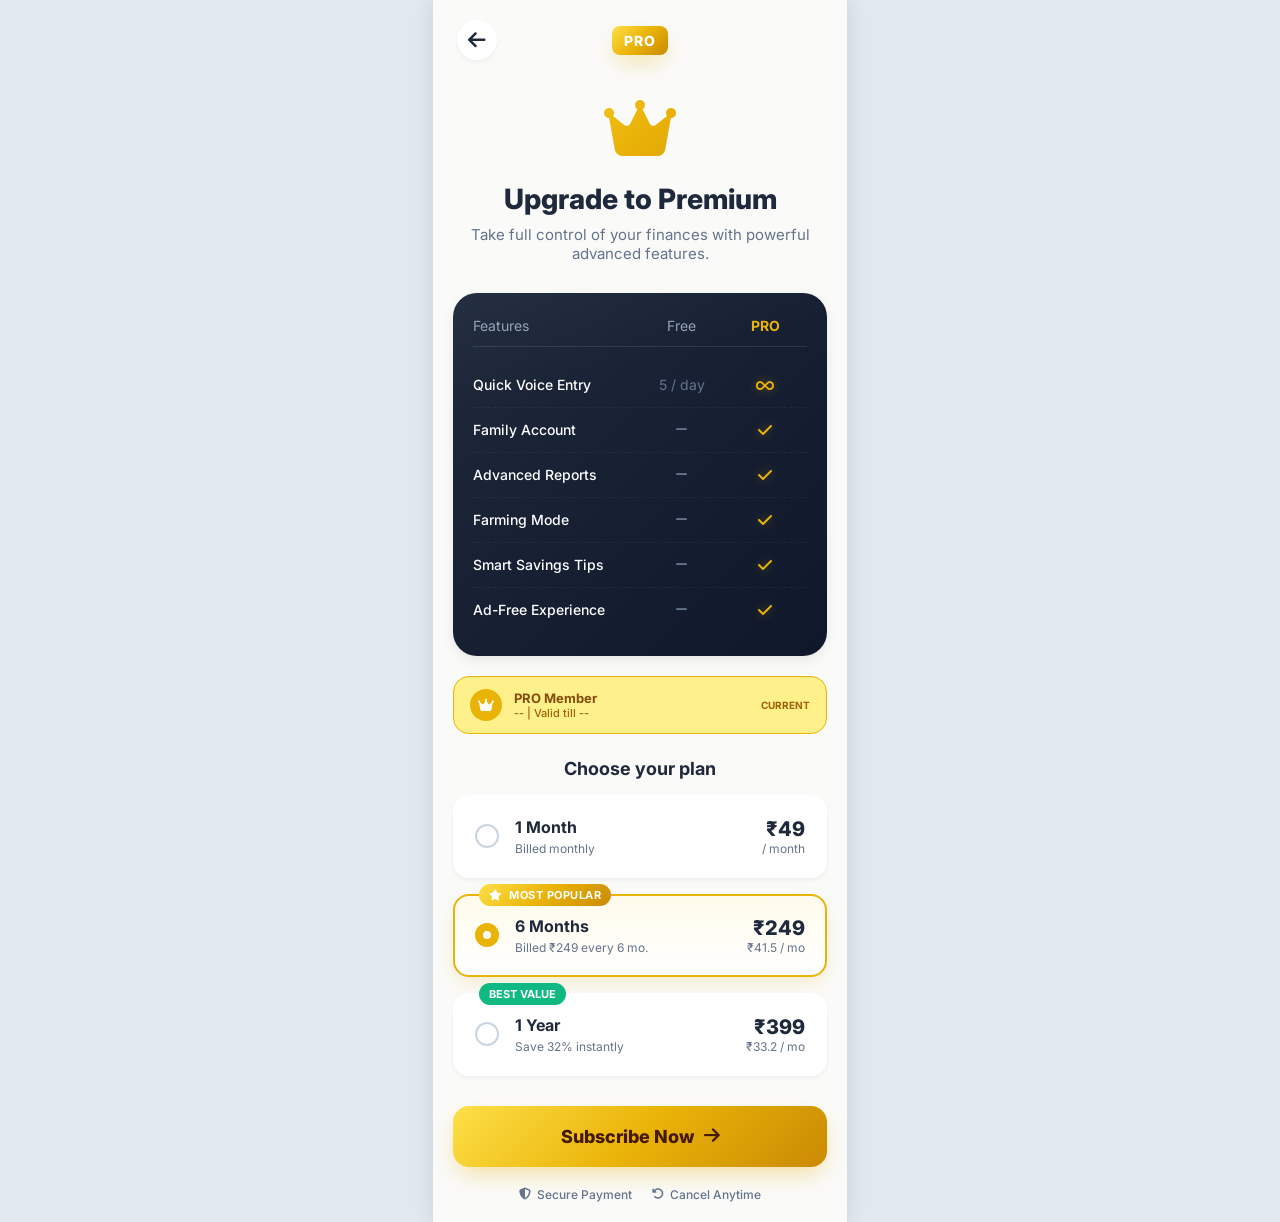
<file: premium.html>
<!DOCTYPE html>
<html lang="en">

<head>
    <meta charset="UTF-8">
    <meta name="viewport" content="width=device-width, initial-scale=1.0">
    <title>Smart Paisa Manager - Premium</title>
    <link href="https://fonts.googleapis.com/css2?family=Inter:wght@300;400;500;600;700;800&display=swap"
        rel="stylesheet">
    <link rel="stylesheet" href="https://cdnjs.cloudflare.com/ajax/libs/font-awesome/6.4.0/css/all.min.css">
    <style>
        :root {
            --bg-color: #fafaf9;
            /* Slightly warmer white for gold theme */
            --surface-color: #ffffff;
            --text-primary: #1e293b;
            --text-secondary: #64748b;
            --brand-green: #10b981;

            /* Premium Theme Colors */
            --gold-light: #fef08a;
            --gold-main: #eab308;
            --gold-dark: #a16207;
            --premium-gradient: linear-gradient(135deg, #fde047 0%, #eab308 50%, #ca8a04 100%);
            --dark-card: #0f172a;
            --dark-card-gradient: linear-gradient(135deg, #1e293b 0%, #0f172a 100%);

            --radius-md: 16px;
            --radius-lg: 24px;
            --shadow-sm: 0 2px 4px rgba(0, 0, 0, 0.05);
            --shadow-md: 0 4px 12px rgba(0, 0, 0, 0.08);
            --shadow-gold: 0 10px 25px -5px rgba(234, 179, 8, 0.4);
        }

        * {
            box-sizing: border-box;
            margin: 0;
            padding: 0;
            font-family: 'Inter', sans-serif;
            -webkit-tap-highlight-color: transparent;
        }

        body {
            background-color: #e2e8f0;
            display: flex;
            justify-content: center;
        }

        .app-container {
            width: 100%;
            max-width: 414px;
            min-height: 100vh;
            background-color: var(--bg-color);
            position: relative;
            box-shadow: 0 0 20px rgba(0, 0, 0, 0.1);
            overflow-x: hidden;
            display: flex;
            flex-direction: column;
            padding-bottom: 20px;
        }

        /* Header */
        .header {
            display: flex;
            justify-content: space-between;
            align-items: center;
            padding: 20px 24px;
        }

        .back-btn {
            width: 40px;
            height: 40px;
            border-radius: 50%;
            background-color: white;
            color: var(--text-primary);
            display: flex;
            justify-content: center;
            align-items: center;
            font-size: 20px;
            text-decoration: none;
            box-shadow: var(--shadow-sm);
        }

        .pro-badge {
            background: var(--premium-gradient);
            color: white;
            padding: 6px 12px;
            border-radius: 8px;
            font-size: 14px;
            font-weight: 800;
            letter-spacing: 1px;
            box-shadow: var(--shadow-gold);
        }

        /* Hero */
        .hero {
            padding: 10px 24px 30px 24px;
            text-align: center;
        }

        .hero-icon {
            font-size: 64px;
            background: var(--premium-gradient);
            -webkit-background-clip: text;
            -webkit-text-fill-color: transparent;
            margin-bottom: 16px;
        }

        .hero h1 {
            font-size: 28px;
            font-weight: 800;
            color: var(--text-primary);
            margin-bottom: 8px;
            line-height: 1.2;
        }

        .hero p {
            font-size: 15px;
            color: var(--text-secondary);
        }

        /* Comparison Table inside Dark Card */
        .comparison-wrapper {
            margin: 0 20px 30px 20px;
            background: var(--dark-card-gradient);
            border-radius: var(--radius-lg);
            padding: 24px 20px;
            color: white;
            box-shadow: var(--shadow-md);
            position: relative;
            overflow: hidden;
        }

        /* Decorative glare effect */
        .comparison-wrapper::after {
            content: '';
            position: absolute;
            top: -50%;
            left: -50%;
            width: 200%;
            height: 200%;
            background: linear-gradient(to bottom right, rgba(255, 255, 255, 0.1) 0%, rgba(255, 255, 255, 0) 40%, rgba(255, 255, 255, 0) 100%);
            transform: rotate(30deg);
            pointer-events: none;
        }

        .comp-header {
            display: flex;
            justify-content: space-between;
            margin-bottom: 16px;
            padding-bottom: 12px;
            border-bottom: 1px solid rgba(255, 255, 255, 0.1);
        }

        .comp-header .feat-title {
            width: 50%;
            font-size: 14px;
            color: #94a3b8;
        }

        .comp-header .free-title {
            width: 25%;
            text-align: center;
            font-size: 14px;
            color: #94a3b8;
        }

        .comp-header .pro-title {
            width: 25%;
            text-align: center;
            font-size: 14px;
            font-weight: 700;
            color: var(--gold-main);
        }

        .comp-row {
            display: flex;
            justify-content: space-between;
            align-items: center;
            padding: 12px 0;
            border-bottom: 1px dashed rgba(255, 255, 255, 0.05);
        }

        .comp-row:last-child {
            border-bottom: none;
        }

        .feat-name {
            width: 50%;
            font-size: 14px;
            font-weight: 500;
        }

        .free-val {
            width: 25%;
            text-align: center;
            color: #64748b;
            font-size: 14px;
        }

        .pro-val {
            width: 25%;
            text-align: center;
            color: var(--gold-main);
            font-size: 16px;
            text-shadow: 0 0 10px rgba(234, 179, 8, 0.4);
        }

        /* Plans Section */
        .plans-title {
            text-align: center;
            font-size: 18px;
            font-weight: 700;
            margin-bottom: 16px;
            color: var(--text-primary);
        }

        .plans-container {
            display: flex;
            flex-direction: column;
            gap: 16px;
            padding: 0 20px;
        }

        .plan-card {
            background-color: var(--surface-color);
            border: 2px solid transparent;
            border-radius: var(--radius-md);
            padding: 20px;
            display: flex;
            justify-content: space-between;
            align-items: center;
            box-shadow: var(--shadow-sm);
            position: relative;
            cursor: pointer;
            transition: all 0.2s;
        }

        /* Normal Plan Details */
        .plan-duration {
            font-size: 16px;
            font-weight: 700;
            color: var(--text-primary);
            margin-bottom: 4px;
        }

        .plan-desc {
            font-size: 12px;
            color: var(--text-secondary);
        }

        .plan-price {
            text-align: right;
        }

        .price-big {
            font-size: 20px;
            font-weight: 800;
            color: var(--text-primary);
        }

        .price-small {
            font-size: 12px;
            color: var(--text-secondary);
        }

        .radio-circle {
            width: 24px;
            height: 24px;
            border: 2px solid #cbd5e1;
            border-radius: 50%;
            margin-right: 16px;
        }

        .plan-left {
            display: flex;
            align-items: center;
        }

        /* Highlighted Plan (6 Months) */
        .plan-card.highlight {
            border-color: var(--gold-main);
            background: linear-gradient(180deg, #fffbeb 0%, #ffffff 100%);
            box-shadow: 0 8px 16px rgba(234, 179, 8, 0.15);
        }

        .plan-card.highlight .radio-circle {
            border-color: var(--gold-main);
            background-color: var(--gold-main);
            position: relative;
        }

        .plan-card.highlight .radio-circle::after {
            content: '';
            position: absolute;
            top: 50%;
            left: 50%;
            transform: translate(-50%, -50%);
            width: 8px;
            height: 8px;
            border-radius: 50%;
            background: white;
        }

        .badge-popular {
            position: absolute;
            top: -12px;
            left: 24px;
            background: var(--premium-gradient);
            color: white;
            font-size: 11px;
            font-weight: 700;
            padding: 4px 10px;
            border-radius: 12px;
            letter-spacing: 0.5px;
            text-transform: uppercase;
        }

        /* Best Value Plan (1 Year) */
        .badge-value {
            position: absolute;
            top: -12px;
            left: 24px;
            background: var(--brand-green);
            color: white;
            font-size: 11px;
            font-weight: 700;
            padding: 4px 10px;
            border-radius: 12px;
            text-transform: uppercase;
        }

        /* Bottom Action Area */
        .bottom-action {
            margin-top: 30px;
            padding: 0 20px;
        }

        .upgrade-btn {
            width: 100%;
            background: var(--premium-gradient);
            color: #451a03;
            /* Very dark rich brown */
            font-size: 18px;
            font-weight: 800;
            border: none;
            border-radius: var(--radius-md);
            padding: 20px;
            cursor: pointer;
            box-shadow: var(--shadow-gold);
            display: flex;
            justify-content: center;
            align-items: center;
            gap: 10px;
            transition: transform 0.2s;
        }

        .upgrade-btn:active {
            transform: scale(0.98);
        }

        .trust-badges {
            display: flex;
            justify-content: center;
            gap: 20px;
            margin-top: 20px;
        }

        .trust-badge {
            display: flex;
            align-items: center;
            gap: 6px;
            font-size: 12px;
            font-weight: 500;
            color: var(--text-secondary);
        }
    </style>
</head>

<body>

    <div class="app-container">
        <!-- Header -->
        <header class="header">
            <a href="dashboard.html" class="back-btn"><i class="fa-solid fa-arrow-left"></i></a>
            <div class="pro-badge">PRO</div>
            <div style="width: 40px;"></div> <!-- Spacer block -->
        </header>

        <!-- Hero Section -->
        <div class="hero">
            <div class="hero-icon"><i class="fa-solid fa-crown"></i></div>
            <h1>Upgrade to Premium</h1>
            <p>Take full control of your finances with powerful advanced features.</p>
        </div>

        <!-- Features Comparison -->
        <div class="comparison-wrapper">
            <div class="comp-header">
                <div class="feat-title">Features</div>
                <div class="free-title">Free</div>
                <div class="pro-title">PRO</div>
            </div>

            <div class="comp-row">
                <div class="feat-name">Quick Voice Entry</div>
                <div class="free-val">5 / day</div>
                <div class="pro-val"><i class="fa-solid fa-infinity" style="font-size: 14px;"></i></div>
            </div>
            <div class="comp-row">
                <div class="feat-name">Family Account</div>
                <div class="free-val"><i class="fa-solid fa-minus"></i></div>
                <div class="pro-val"><i class="fa-solid fa-check"></i></div>
            </div>
            <div class="comp-row">
                <div class="feat-name">Advanced Reports</div>
                <div class="free-val"><i class="fa-solid fa-minus"></i></div>
                <div class="pro-val"><i class="fa-solid fa-check"></i></div>
            </div>
            <div class="comp-row">
                <div class="feat-name">Farming Mode</div>
                <div class="free-val"><i class="fa-solid fa-minus"></i></div>
                <div class="pro-val"><i class="fa-solid fa-check"></i></div>
            </div>
            <div class="comp-row">
                <div class="feat-name">Smart Savings Tips</div>
                <div class="free-val"><i class="fa-solid fa-minus"></i></div>
                <div class="pro-val"><i class="fa-solid fa-check"></i></div>
            </div>
            <div class="comp-row" style="border:none;">
                <div class="feat-name">Ad-Free Experience</div>
                <div class="free-val"><i class="fa-solid fa-minus"></i></div>
                <div class="pro-val"><i class="fa-solid fa-check"></i></div>
            </div>
        </div>

        <!-- Current Plan Info Box (for active users) -->
        <div id="premiumCurrentState" style="display: none; margin: -10px 20px 24px 20px; background-color: var(--gold-light); border: 1px solid var(--gold-main); border-radius: var(--radius-md); padding: 12px 16px; display: flex; align-items: center; gap: 12px;">
            <div style="width: 32px; height: 32px; border-radius: 50%; background: var(--gold-main); color: white; display: flex; justify-content: center; align-items: center; font-size: 14px;"><i class="fa-solid fa-crown"></i></div>
            <div style="flex: 1;">
                <div style="font-size: 13px; font-weight: 700; color: #854d0e;">PRO Member</div>
                <div style="font-size: 11px; color: #a16207; font-weight: 500;">
                    <span id="premiumActivePlan">--</span> | Valid till <span id="premiumActiveExpiry">--</span>
                </div>
            </div>
            <div style="font-size: 10px; font-weight: 700; color: var(--gold-dark); text-transform: uppercase;">Current</div>
        </div>

        <!-- Plans Selection -->
        <h3 class="plans-title">Choose your plan</h3>
        <div class="plans-container">

            <!-- Plan 1 -->
            <div class="plan-card" onclick="selectPlan(this)">
                <div class="plan-left">
                    <div class="radio-circle"></div>
                    <div>
                        <div class="plan-duration">1 Month</div>
                        <div class="plan-desc">Billed monthly</div>
                    </div>
                </div>
                <div class="plan-price">
                    <div class="price-big">₹49</div>
                    <div class="price-small">/ month</div>
                </div>
            </div>

            <!-- Plan 2 (Highlighted) -->
            <div class="plan-card highlight" onclick="selectPlan(this)">
                <div class="badge-popular"><i class="fa-solid fa-star" style="margin-right:4px;"></i> Most Popular</div>
                <div class="plan-left">
                    <div class="radio-circle"></div>
                    <div>
                        <div class="plan-duration">6 Months</div>
                        <div class="plan-desc">Billed ₹249 every 6 mo.</div>
                    </div>
                </div>
                <div class="plan-price">
                    <div class="price-big">₹249</div>
                    <div class="price-small">₹41.5 / mo</div>
                </div>
            </div>

            <!-- Plan 3 -->
            <div class="plan-card" onclick="selectPlan(this)">
                <div class="badge-value">Best Value</div>
                <div class="plan-left">
                    <div class="radio-circle"></div>
                    <div>
                        <div class="plan-duration">1 Year</div>
                        <div class="plan-desc">Save 32% instantly</div>
                    </div>
                </div>
                <div class="plan-price">
                    <div class="price-big">₹399</div>
                    <div class="price-small">₹33.2 / mo</div>
                </div>
            </div>

        </div>

        <!-- Checkout Action -->
        <div class="bottom-action">
            <button class="upgrade-btn" onclick="initiateCheckout()">
                Subscribe Now <i class="fa-solid fa-arrow-right"></i>
            </button>
            <div class="trust-badges">
                <div class="trust-badge"><i class="fa-solid fa-shield-halved text-green-500"></i> Secure Payment</div>
                <div class="trust-badge"><i class="fa-solid fa-rotate-left"></i> Cancel Anytime</div>
            </div>
        </div>

    </div>

    <!-- Interface Logic -->
    <script>
        document.addEventListener('DOMContentLoaded', () => {
            const isPremium = localStorage.getItem('premium') === 'true';
            if (isPremium) {
                const planName = localStorage.getItem('plan') || 'Pro Plan';
                const expiryDateKey = localStorage.getItem('premiumExpiryDate') || localStorage.getItem('subscriptionExpiryDate');
                
                if (planName || expiryDateKey) {
                    document.getElementById('premiumCurrentState').style.display = 'flex';
                    if (planName) document.getElementById('premiumActivePlan').innerText = planName;
                    
                    if (expiryDateKey) {
                        const date = new Date(expiryDateKey);
                        const day = String(date.getDate()).padStart(2, '0');
                        const month = String(date.getMonth() + 1).padStart(2, '0');
                        const year = date.getFullYear();
                        document.getElementById('premiumActiveExpiry').innerText = `${day}/${month}/${year}`;
                    }
                }
            }
        });

        let activePlan = { name: "6 Months Subscription", price: "249", billed: "Billed ₹249 every 6 mo." };

        function selectPlan(selectedCard) {
            // Remove highlight from all cards
            document.querySelectorAll('.plan-card').forEach(card => {
                card.classList.remove('highlight');
            });
            // Add highlight to selected
            selectedCard.classList.add('highlight');

            // Extract plan details
            activePlan.name = selectedCard.querySelector('.plan-duration').innerText + " Subscription";
            activePlan.price = selectedCard.querySelector('.price-big').innerText.replace('₹', '');
            activePlan.billed = selectedCard.querySelector('.plan-desc').innerText;
        }

        function initiateCheckout() {
            localStorage.setItem("selectedPlan", JSON.stringify(activePlan));
            window.location.href = "checkout.html";
        }
    </script>
</body>

</html>
</file>
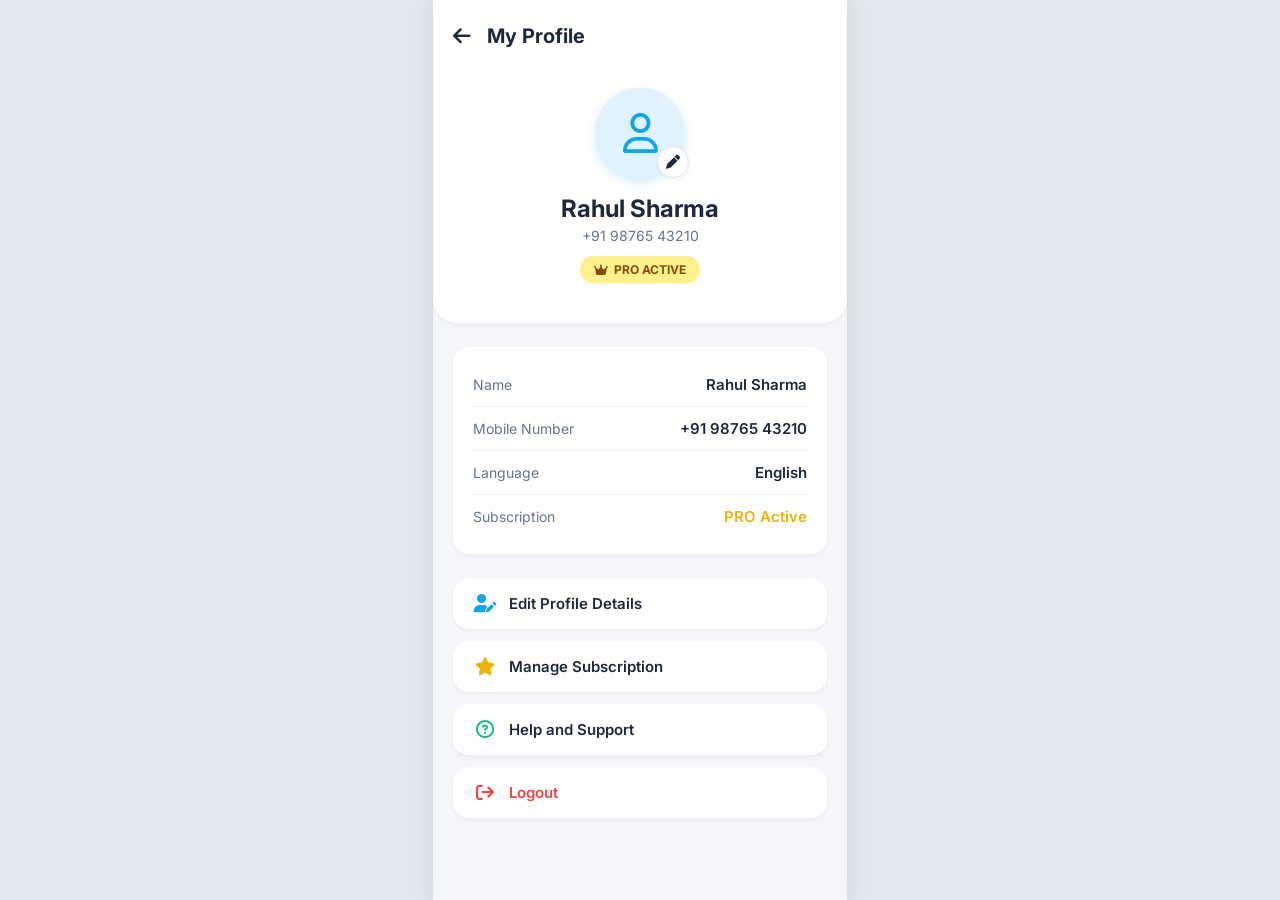
<file: profile.html>
<!DOCTYPE html>
<html lang="en">

<head>
    <meta charset="UTF-8">
    <meta name="viewport" content="width=device-width, initial-scale=1.0">
    <title>Smart Paisa Manager - Profile</title>
    <link href="https://fonts.googleapis.com/css2?family=Inter:wght@300;400;500;600;700&display=swap" rel="stylesheet">
    <link rel="stylesheet" href="https://cdnjs.cloudflare.com/ajax/libs/font-awesome/6.4.0/css/all.min.css">
    <style>
        :root {
            --bg-color: #f4f6f9;
            --surface-color: #ffffff;
            --text-primary: #1e293b;
            --text-secondary: #64748b;
            --brand-green: #10b981;
            --brand-blue: #0ea5e9;
            --brand-red: #ef4444;
            --gold-main: #eab308;
            --gold-light: #fef08a;
            --radius-md: 16px;
            --shadow-sm: 0 2px 4px rgba(0, 0, 0, 0.05);
        }

        * {
            box-sizing: border-box;
            margin: 0;
            padding: 0;
            font-family: 'Inter', sans-serif;
            -webkit-tap-highlight-color: transparent;
        }

        body {
            background-color: #e2e8f0;
            display: flex;
            justify-content: center;
        }

        .app-container {
            width: 100%;
            max-width: 414px;
            min-height: 100vh;
            background-color: var(--bg-color);
            position: relative;
            box-shadow: 0 0 20px rgba(0, 0, 0, 0.1);
            overflow-x: hidden;
            display: flex;
            flex-direction: column;
        }

        .top-bar {
            background-color: var(--surface-color);
            padding: 24px 20px 16px 20px;
            display: flex;
            align-items: center;
        }

        .back-btn {
            color: var(--text-primary);
            text-decoration: none;
            font-size: 20px;
            margin-right: 16px;
        }

        .page-title {
            font-size: 20px;
            font-weight: 700;
            color: var(--text-primary);
        }

        .profile-hero {
            background-color: var(--surface-color);
            text-align: center;
            padding: 24px 20px 40px 20px;
            border-bottom-left-radius: 24px;
            border-bottom-right-radius: 24px;
            box-shadow: var(--shadow-sm);
            margin-bottom: 24px;
        }

        .avatar-lg {
            width: 90px;
            height: 90px;
            border-radius: 50%;
            background: #e0f2fe;
            margin: 0 auto 16px auto;
            display: flex;
            justify-content: center;
            align-items: center;
            font-size: 40px;
            color: var(--brand-blue);
            position: relative;
            box-shadow: 0 4px 10px rgba(14, 165, 233, 0.2);
        }

        .edit-avatar {
            position: absolute;
            bottom: 0;
            right: -4px;
            width: 32px;
            height: 32px;
            border-radius: 50%;
            background: var(--surface-color);
            color: var(--text-primary);
            display: flex;
            justify-content: center;
            align-items: center;
            font-size: 14px;
            border: 1px solid #e2e8f0;
            cursor: pointer;
            box-shadow: var(--shadow-sm);
        }

        .user-name {
            font-size: 24px;
            font-weight: 700;
            color: var(--text-primary);
            margin-bottom: 4px;
        }

        .user-phone {
            font-size: 14px;
            color: var(--text-secondary);
            margin-bottom: 12px;
        }

        .pro-badge {
            display: inline-flex;
            align-items: center;
            gap: 6px;
            background: var(--gold-light);
            color: #854d0e;
            padding: 6px 14px;
            border-radius: 20px;
            font-size: 12px;
            font-weight: 700;
            text-transform: uppercase;
        }

        .content {
            padding: 0 20px 40px 20px;
        }

        .info-card {
            background: var(--surface-color);
            border-radius: var(--radius-md);
            padding: 16px 20px;
            box-shadow: var(--shadow-sm);
            margin-bottom: 24px;
        }

        .info-row {
            display: flex;
            justify-content: space-between;
            align-items: center;
            padding: 12px 0;
            border-bottom: 1px solid #f1f5f9;
        }

        .info-row:last-child {
            border-bottom: none;
        }

        .info-label {
            font-size: 14px;
            color: var(--text-secondary);
        }

        .info-val {
            font-size: 15px;
            font-weight: 600;
            color: var(--text-primary);
        }

        .action-btn {
            width: 100%;
            background: var(--surface-color);
            padding: 16px 20px;
            border-radius: var(--radius-md);
            box-shadow: var(--shadow-sm);
            border: none;
            display: flex;
            align-items: center;
            gap: 12px;
            font-size: 15px;
            font-weight: 600;
            color: var(--text-primary);
            cursor: pointer;
            margin-bottom: 12px;
            transition: background 0.2s;
        }

        .action-btn:active {
            background: #f8fafc;
        }

        .action-btn i {
            font-size: 18px;
            width: 24px;
            text-align: center;
        }

        .btn-logout {
            color: var(--brand-red);
            margin-top: 12px;
        }
    </style>
</head>

<body>
    <div class="app-container">
        <div class="top-bar">
            <a href="index.html" class="back-btn"><i class="fa-solid fa-arrow-left"></i></a>
            <h1 class="page-title">My Profile</h1>
        </div>

        <div class="profile-hero">
            <div class="avatar-lg">
                <i class="fa-regular fa-user"></i>
                <div class="edit-avatar"><i class="fa-solid fa-pen"></i></div>
            </div>
            <h2 class="user-name">Rahul Sharma</h2>
            <p class="user-phone">+91 98765 43210</p>
            <div class="pro-badge"><i class="fa-solid fa-crown"></i> PRO Active</div>
        </div>

        <div class="content">
            <div class="info-card">
                <div class="info-row">
                    <span class="info-label">Name</span>
                    <span class="info-val">Rahul Sharma</span>
                </div>
                <div class="info-row">
                    <span class="info-label">Mobile Number</span>
                    <span class="info-val">+91 98765 43210</span>
                </div>
                <div class="info-row">
                    <span class="info-label">Language</span>
                    <span class="info-val">English</span>
                </div>
                <div class="info-row">
                    <span class="info-label">Subscription</span>
                    <span class="info-val" style="color:var(--gold-main);">PRO Active</span>
                </div>
            </div>

            <button class="action-btn" onclick="window.location.href='settings.html'">
                <i class="fa-solid fa-user-pen" style="color: var(--brand-blue);"></i> Edit Profile Details
            </button>
            <button class="action-btn" onclick="window.location.href='premium.html'">
                <i class="fa-solid fa-star" style="color: var(--gold-main);"></i> Manage Subscription
            </button>
            <button class="action-btn">
                <i class="fa-regular fa-circle-question" style="color: var(--brand-green);"></i> Help and Support
            </button>

            <button class="action-btn btn-logout" onclick="window.location.href='index.html'">
                <i class="fa-solid fa-arrow-right-from-bracket"></i> Logout
            </button>
        </div>
    </div>
</body>

</html>
</file>
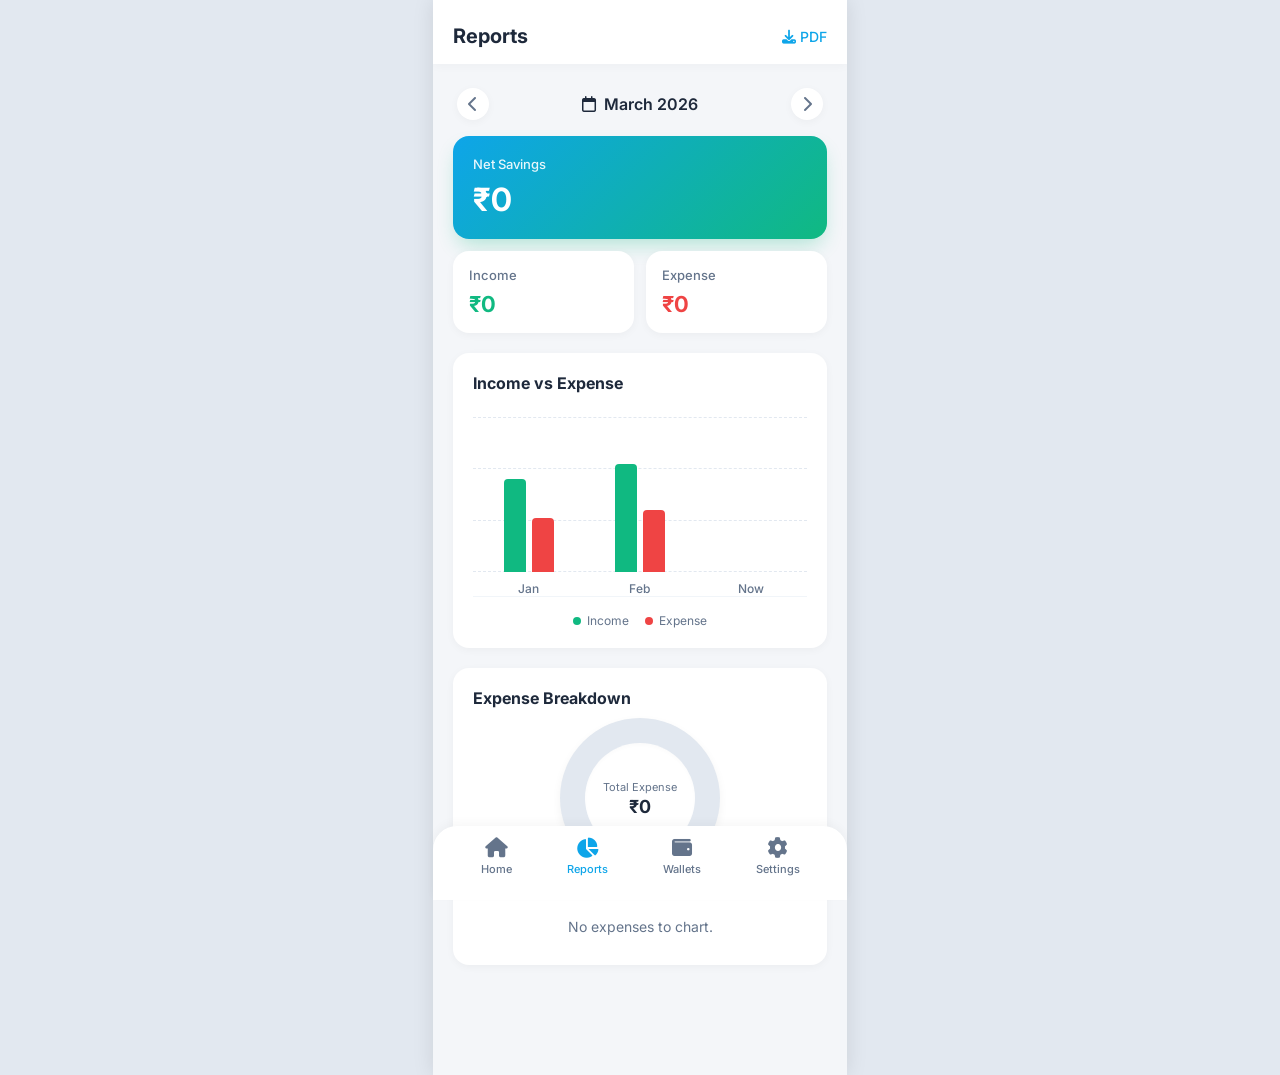
<file: reports.html>
<!DOCTYPE html>
<html lang="en">

<head>
    <meta charset="UTF-8">
    <meta name="viewport" content="width=device-width, initial-scale=1.0">
    <title>Smart Paisa Manager - Reports</title>
    <link href="https://fonts.googleapis.com/css2?family=Inter:wght@300;400;500;600;700&display=swap" rel="stylesheet">
    <link rel="stylesheet" href="https://cdnjs.cloudflare.com/ajax/libs/font-awesome/6.4.0/css/all.min.css">
    <style>
        :root {
            --bg-color: #f4f6f9;
            --surface-color: #ffffff;
            --text-primary: #1e293b;
            --text-secondary: #64748b;
            --brand-green: #10b981;
            --brand-blue: #0ea5e9;
            --brand-red: #ef4444;
            --brand-gradient: linear-gradient(135deg, #0ea5e9 0%, #10b981 100%);
            --radius-md: 16px;
            --radius-lg: 24px;
            --shadow-sm: 0 2px 8px rgba(0, 0, 0, 0.04);
            --shadow-md: 0 4px 10px rgba(0, 0, 0, 0.08);
            --shadow-brand: 0 10px 20px -5px rgba(16, 185, 129, 0.3);
        }

        * {
            box-sizing: border-box;
            margin: 0;
            padding: 0;
            font-family: 'Inter', sans-serif;
            -webkit-tap-highlight-color: transparent;
        }

        body {
            background-color: #e2e8f0;
            display: flex;
            justify-content: center;
        }

        .app-container {
            width: 100%;
            max-width: 414px;
            min-height: 100vh;
            background-color: var(--bg-color);
            position: relative;
            box-shadow: 0 0 20px rgba(0, 0, 0, 0.1);
            overflow-x: hidden;
            padding-bottom: 90px;
            /* Space for bottom nav */
        }

        /* Top Bar */
        .top-bar {
            background-color: var(--surface-color);
            padding: 24px 20px 16px 20px;
            display: flex;
            justify-content: space-between;
            align-items: center;
            box-shadow: 0 2px 10px rgba(0, 0, 0, 0.03);
            position: sticky;
            top: 0;
            z-index: 10;
        }

        .page-title {
            font-size: 20px;
            font-weight: 700;
            color: var(--text-primary);
        }

        .export-btn {
            color: var(--brand-blue);
            text-decoration: none;
            font-weight: 500;
            font-size: 14px;
        }

        /* Month Selector */
        .month-selector {
            display: flex;
            justify-content: space-between;
            align-items: center;
            padding: 16px 24px;
            margin-top: 8px;
        }

        .nav-arrow {
            width: 32px;
            height: 32px;
            border-radius: 50%;
            background-color: white;
            display: flex;
            justify-content: center;
            align-items: center;
            color: var(--text-secondary);
            text-decoration: none;
            box-shadow: var(--shadow-sm);
        }

        .current-month {
            font-size: 16px;
            font-weight: 600;
            color: var(--text-primary);
            display: flex;
            align-items: center;
            gap: 8px;
        }

        /* Summary Cards */
        .summary-grid {
            display: grid;
            grid-template-columns: 1fr 1fr;
            gap: 12px;
            padding: 0 20px 20px 20px;
        }

        .summary-card {
            background-color: var(--surface-color);
            padding: 16px;
            border-radius: var(--radius-md);
            box-shadow: var(--shadow-sm);
            display: flex;
            flex-direction: column;
            gap: 8px;
        }

        .summary-card.full-width {
            grid-column: span 2;
            background: var(--brand-gradient);
            color: white;
            box-shadow: var(--shadow-brand);
            padding: 20px;
        }

        .card-title {
            font-size: 13px;
            color: var(--text-secondary);
            font-weight: 500;
        }

        .full-width .card-title {
            color: rgba(255, 255, 255, 0.9);
        }

        .card-amount {
            font-size: 22px;
            font-weight: 700;
            color: var(--text-primary);
        }

        .full-width .card-amount {
            font-size: 32px;
            color: white;
            letter-spacing: -0.5px;
        }

        .amount-green {
            color: var(--brand-green);
        }

        .amount-red {
            color: var(--brand-red);
        }

        /* Section Cards */
        .section-card {
            background-color: var(--surface-color);
            border-radius: var(--radius-md);
            margin: 0 20px 20px 20px;
            padding: 20px;
            box-shadow: var(--shadow-sm);
        }

        .section-header {
            display: flex;
            justify-content: space-between;
            align-items: center;
            margin-bottom: 24px;
        }

        .section-title {
            font-size: 16px;
            font-weight: 700;
            color: var(--text-primary);
        }

        /* Bar Chart Styles */
        .bar-chart-wrapper {
            height: 180px;
            display: flex;
            justify-content: space-around;
            align-items: flex-end;
            padding-bottom: 24px;
            border-bottom: 1px solid #f1f5f9;
            position: relative;
        }

        /* Horizontal grid lines purely using CSS */
        .chart-grid {
            position: absolute;
            top: 0;
            left: 0;
            right: 0;
            bottom: 24px;
            display: flex;
            flex-direction: column;
            justify-content: space-between;
            z-index: 0;
            pointer-events: none;
        }

        .grid-line {
            border-top: 1px dashed #e2e8f0;
            width: 100%;
        }

        .bar-group {
            display: flex;
            gap: 6px;
            align-items: flex-end;
            height: 100%;
            position: relative;
            z-index: 1;
        }

        .bar {
            width: 22px;
            border-radius: 4px 4px 0 0;
            transition: height 1s ease-in-out;
        }

        .bar.income {
            background-color: var(--brand-green);
        }

        .bar.expense {
            background-color: var(--brand-red);
        }

        .month-label {
            position: absolute;
            bottom: -24px;
            left: 50%;
            transform: translateX(-50%);
            font-size: 12px;
            color: var(--text-secondary);
            font-weight: 500;
        }

        /* Legend for Bar Chart */
        .chart-legend {
            display: flex;
            justify-content: center;
            gap: 16px;
            margin-top: 16px;
        }

        .legend-chip {
            display: flex;
            align-items: center;
            gap: 6px;
            font-size: 12px;
            color: var(--text-secondary);
        }

        .legend-dot {
            width: 8px;
            height: 8px;
            border-radius: 50%;
        }

        /* Donut Chart Styles */
        .donut-container {
            display: flex;
            align-items: center;
            justify-content: center;
            margin: 10px 0 30px 0;
        }

        .donut-chart {
            width: 160px;
            height: 160px;
            border-radius: 50%;
            background: conic-gradient(var(--brand-red) 0% 42%,
                    var(--brand-blue) 42% 67%,
                    #f59e0b 67% 85%,
                    #8b5cf6 85% 100%);
            position: relative;
            display: flex;
            justify-content: center;
            align-items: center;
            box-shadow: 0 4px 10px rgba(0, 0, 0, 0.05);
        }

        .donut-inner {
            width: 110px;
            height: 110px;
            background-color: var(--surface-color);
            border-radius: 50%;
            display: flex;
            flex-direction: column;
            justify-content: center;
            align-items: center;
            box-shadow: inset 0 2px 4px rgba(0, 0, 0, 0.02);
        }

        .donut-inner p {
            font-size: 11px;
            color: var(--text-secondary);
            margin-bottom: 2px;
        }

        .donut-inner h3 {
            font-size: 18px;
            font-weight: 700;
            color: var(--text-primary);
        }

        /* Categories List below Donut */
        .cat-list {
            display: flex;
            flex-direction: column;
            gap: 12px;
        }

        .cat-item {
            display: flex;
            justify-content: space-between;
            align-items: center;
        }

        .cat-left {
            display: flex;
            align-items: center;
            gap: 12px;
        }

        .cat-color {
            width: 12px;
            height: 12px;
            border-radius: 4px;
        }

        .c-food {
            background-color: var(--brand-red);
        }

        .c-trans {
            background-color: var(--brand-blue);
        }

        .c-util {
            background-color: #f59e0b;
        }

        .c-other {
            background-color: #8b5cf6;
        }

        .cat-info h4 {
            font-size: 14px;
            font-weight: 600;
            color: var(--text-primary);
            margin-bottom: 2px;
        }

        .cat-info p {
            font-size: 12px;
            color: var(--text-secondary);
        }

        .cat-right {
            text-align: right;
            font-size: 14px;
            font-weight: 600;
            color: var(--text-primary);
        }

        /* Bottom Navigation Bar */
        .bottom-nav {
            position: fixed;
            bottom: 0;
            width: 100%;
            max-width: 414px;
            background-color: var(--surface-color);
            display: flex;
            justify-content: space-around;
            padding: 12px 20px 24px 20px;
            box-shadow: 0 -4px 10px rgba(0, 0, 0, 0.03);
            border-top-left-radius: var(--radius-lg);
            border-top-right-radius: var(--radius-lg);
            z-index: 10;
        }

        .nav-item {
            display: flex;
            flex-direction: column;
            align-items: center;
            gap: 4px;
            color: var(--text-secondary);
            text-decoration: none;
            transition: color 0.2s;
        }

        .nav-item.active {
            color: var(--brand-blue);
        }

        .nav-item i {
            font-size: 20px;
        }

        .nav-item span {
            font-size: 11px;
            font-weight: 500;
        }
    </style>
</head>

<body>

    <div class="app-container">

        <!-- Top Bar -->
        <div class="top-bar">
            <h1 class="page-title">Reports</h1>
            <a href="#" class="export-btn"><i class="fa-solid fa-download"></i> PDF</a>
        </div>

        <!-- Month Navigation -->
        <div class="month-selector">
            <a href="#" class="nav-arrow"><i class="fa-solid fa-chevron-left"></i></a>
            <div class="current-month">
                <i class="fa-regular fa-calendar"></i> March 2026
            </div>
            <a href="#" class="nav-arrow"><i class="fa-solid fa-chevron-right"></i></a>
        </div>

        <!-- Summary Grid -->
        <div class="summary-grid">
            <div class="summary-card full-width">
                <span class="card-title">Net Savings</span>
                <span class="card-amount" id="repSavings">₹0</span>
            </div>
            <div class="summary-card">
                <span class="card-title">Income</span>
                <span class="card-amount amount-green" id="repIncome">₹0</span>
            </div>
            <div class="summary-card">
                <span class="card-title">Expense</span>
                <span class="card-amount amount-red" id="repExpense">₹0</span>
            </div>
        </div>

        <!-- Bar Chart: Income vs Expense -->
        <div class="section-card">
            <div class="section-header">
                <h3 class="section-title">Income vs Expense</h3>
            </div>

            <div class="bar-chart-wrapper">
                <!-- Decorative grid lines -->
                <div class="chart-grid">
                    <div class="grid-line"></div>
                    <div class="grid-line"></div>
                    <div class="grid-line"></div>
                    <div class="grid-line"></div>
                </div>

                <div class="bar-group">
                    <!-- Heights represent percentages -->
                    <div class="bar income" style="height: 60%;"></div>
                    <div class="bar expense" style="height: 35%;"></div>
                    <span class="month-label">Jan</span>
                </div>

                <div class="bar-group">
                    <div class="bar income" style="height: 70%;"></div>
                    <div class="bar expense" style="height: 40%;"></div>
                    <span class="month-label">Feb</span>
                </div>

                <div class="bar-group">
                    <div class="bar income" id="barIncDyn" style="height: 0%;"></div>
                    <div class="bar expense" id="barExpDyn" style="height: 0%;"></div>
                    <span class="month-label">Now</span>
                </div>
            </div>

            <!-- Legend -->
            <div class="chart-legend">
                <div class="legend-chip">
                    <span class="legend-dot" style="background-color: var(--brand-green);"></span> Income
                </div>
                <div class="legend-chip">
                    <span class="legend-dot" style="background-color: var(--brand-red);"></span> Expense
                </div>
            </div>
        </div>

        <!-- Pie Chart: Category Breakdown -->
        <div class="section-card">
            <div class="section-header" style="margin-bottom: 10px;">
                <h3 class="section-title">Expense Breakdown</h3>
            </div>

            <!-- CSS Donut Chart -->
            <div class="donut-container">
                <div class="donut-chart" id="donutChart">
                    <div class="donut-inner">
                        <p>Total Expense</p>
                        <h3 id="donutTotal">₹0</h3>
                    </div>
                </div>
            </div>

            <!-- Categories List -->
            <div class="cat-list" id="catList">
                <!-- Dynamically populated categories go here -->
            </div>
        </div>

        <!-- Bottom Nav -->
        <nav class="bottom-nav">
            <a href="index.html" class="nav-item">
                <i class="fa-solid fa-house"></i>
                <span>Home</span>
            </a>
            <a href="reports.html" class="nav-item active">
                <i class="fa-solid fa-chart-pie"></i>
                <span>Reports</span>
            </a>
            <a href="wallets.html" class="nav-item">
                <i class="fa-solid fa-wallet"></i>
                <span>Wallets</span>
            </a>
            <a href="settings.html" class="nav-item">
                <i class="fa-solid fa-gear"></i>
                <span>Settings</span>
            </a>
        </nav>
    </div>

    <script>
        window.onload = () => {
            loadReports();
        };

        function loadReports() {
            let txs = JSON.parse(localStorage.getItem('transactions') || '[]');

            let totInc = 0;
            let totExp = 0;
            let catExpenses = {};

            txs.forEach(tx => {
                if (tx.type === 'income') {
                    totInc += tx.amount;
                } else {
                    totExp += tx.amount;
                    if (!catExpenses[tx.category]) catExpenses[tx.category] = 0;
                    catExpenses[tx.category] += tx.amount;
                }
            });

            document.getElementById('repSavings').innerText = '₹' + (totInc - totExp).toLocaleString();
            document.getElementById('repIncome').innerText = '₹' + totInc.toLocaleString();
            document.getElementById('repExpense').innerText = '₹' + totExp.toLocaleString();
            document.getElementById('donutTotal').innerText = '₹' + totExp.toLocaleString();

            let catListHtml = '';
            let gradientStops = [];
            let currentPct = 0;
            const colors = ['#ef4444', '#0ea5e9', '#f59e0b', '#8b5cf6', '#10b981', '#ec4899', '#f97316', '#64748b'];

            if (totExp > 0) {
                let sortedCats = Object.keys(catExpenses).sort((a, b) => catExpenses[b] - catExpenses[a]);
                sortedCats.forEach((cat, index) => {
                    let amt = catExpenses[cat];
                    let pct = (amt / totExp) * 100;
                    let color = colors[index % colors.length];

                    catListHtml += `
                    <div class="cat-item">
                        <div class="cat-left">
                            <div class="cat-color" style="background-color: ${color}; border-radius: 4px; width: 12px; height: 12px;"></div>
                            <div class="cat-info">
                                <h4 style="font-size: 14px; font-weight: 600; margin-bottom: 2px;">${cat}</h4>
                                <p style="font-size: 12px; color: #64748b;">${Math.round(pct)}%</p>
                            </div>
                        </div>
                        <div class="cat-right" style="font-weight: 600;">₹${amt.toLocaleString()}</div>
                    </div>`;

                    gradientStops.push(`${color} ${currentPct}% ${currentPct + pct}%`);
                    currentPct += pct;
                });
                document.getElementById('donutChart').style.background = `conic-gradient(${gradientStops.join(', ')})`;
            } else {
                catListHtml = '<p style="text-align:center;color:#64748b;margin:10px;font-size:14px;">No expenses to chart.</p>';
                document.getElementById('donutChart').style.background = '#e2e8f0';
            }

            document.getElementById('catList').innerHTML = catListHtml;

            let maxTotal = Math.max(totInc, totExp, 1);
            let incPct = (totInc / maxTotal) * 100;
            let expPct = (totExp / maxTotal) * 100;
            document.getElementById('barIncDyn').style.height = incPct + '%';
            document.getElementById('barExpDyn').style.height = expPct + '%';
        }
    </script>
</body>

</html>
</file>
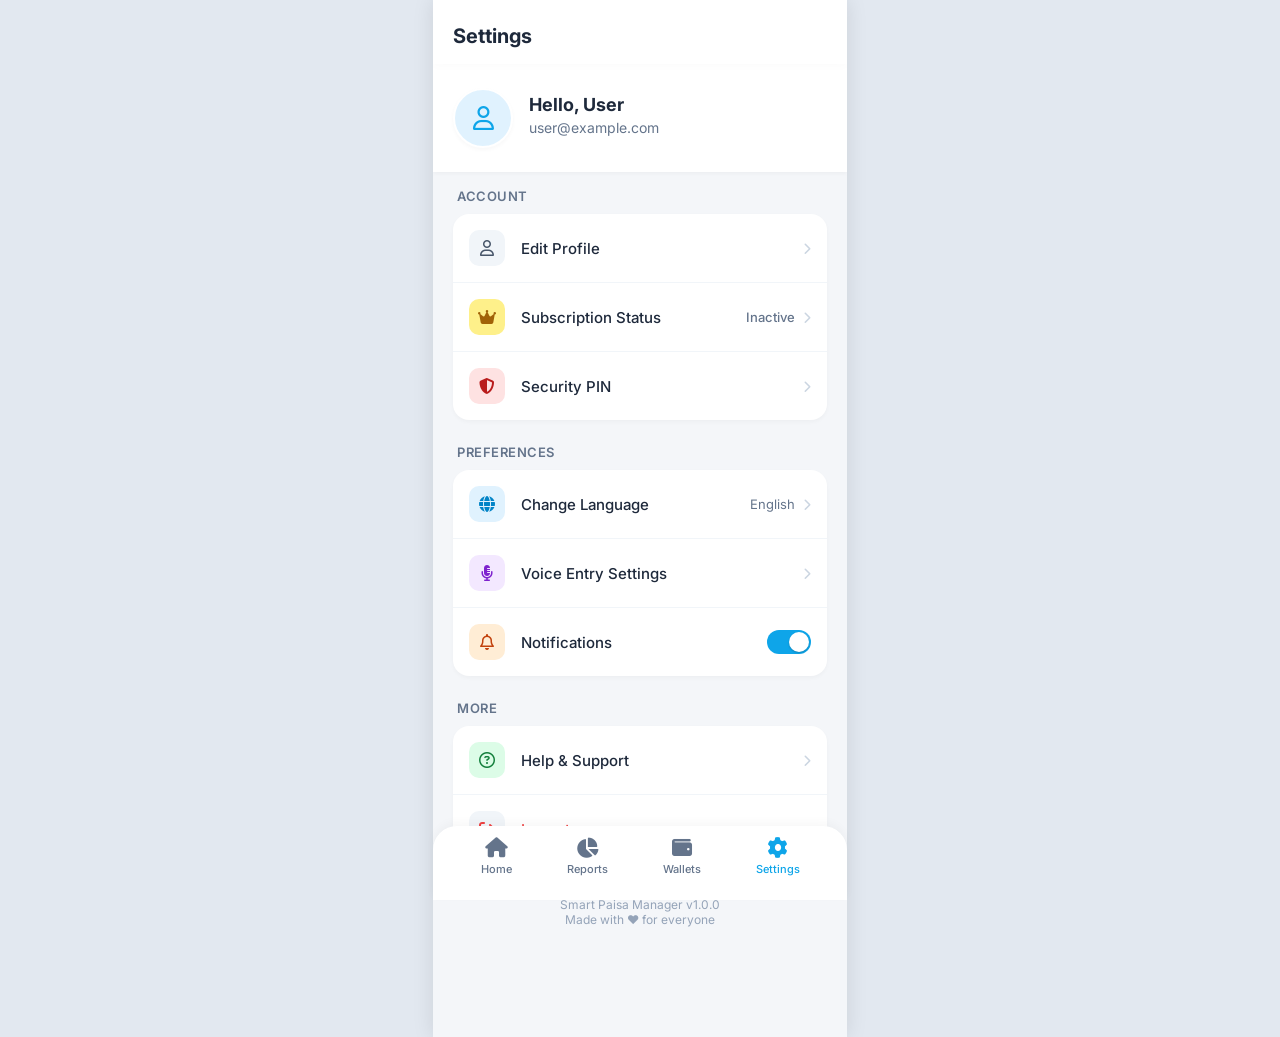
<file: settings.html>
<!DOCTYPE html>
<html lang="en">

<head>
    <meta charset="UTF-8">
    <meta name="viewport" content="width=device-width, initial-scale=1.0">
    <title>Smart Paisa Manager - Settings</title>
    <link href="https://fonts.googleapis.com/css2?family=Inter:wght@300;400;500;600;700&display=swap" rel="stylesheet">
    <link rel="stylesheet" href="https://cdnjs.cloudflare.com/ajax/libs/font-awesome/6.4.0/css/all.min.css">
    <style>
        :root {
            --bg-color: #f4f6f9;
            --surface-color: #ffffff;
            --text-primary: #1e293b;
            --text-secondary: #64748b;
            --brand-blue: #0ea5e9;
            --brand-green: #10b981;
            --brand-red: #ef4444;
            --gold-main: #eab308;
            --gold-light: #fef08a;
            --radius-md: 16px;
            --radius-lg: 24px;
            --shadow-sm: 0 2px 4px rgba(0, 0, 0, 0.03);
            --shadow-md: 0 4px 10px rgba(0, 0, 0, 0.06);
        }

        * {
            box-sizing: border-box;
            margin: 0;
            padding: 0;
            font-family: 'Inter', sans-serif;
            -webkit-tap-highlight-color: transparent;
        }

        body {
            background-color: #e2e8f0;
            display: flex;
            justify-content: center;
        }

        .app-container {
            width: 100%;
            max-width: 414px;
            min-height: 100vh;
            background-color: var(--bg-color);
            position: relative;
            box-shadow: 0 0 20px rgba(0, 0, 0, 0.1);
            overflow-x: hidden;
            display: flex;
            flex-direction: column;
            padding-bottom: 90px;
        }

        /* Top Header */
        .top-bar {
            background-color: var(--surface-color);
            padding: 24px 20px 16px 20px;
            display: flex;
            align-items: center;
            box-shadow: 0 2px 10px rgba(0, 0, 0, 0.02);
            position: sticky;
            top: 0;
            z-index: 10;
        }

        .page-title {
            font-size: 20px;
            font-weight: 700;
            color: var(--text-primary);
        }

        /* Profile Banner */
        .profile-banner {
            display: flex;
            align-items: center;
            gap: 16px;
            padding: 24px 20px;
            background-color: var(--surface-color);
            margin-bottom: 16px;
            box-shadow: var(--shadow-sm);
        }

        .avatar {
            width: 60px;
            height: 60px;
            border-radius: 50%;
            background-color: #e0f2fe;
            color: var(--brand-blue);
            font-size: 24px;
            display: flex;
            justify-content: center;
            align-items: center;
            border: 2px solid white;
            box-shadow: var(--shadow-sm);
        }

        .profile-info h3 {
            font-size: 18px;
            font-weight: 700;
            color: var(--text-primary);
            margin-bottom: 4px;
        }

        .profile-info p {
            font-size: 14px;
            color: var(--text-secondary);
            margin-bottom: 6px;
        }

        .pro-badge {
            display: inline-flex;
            align-items: center;
            gap: 4px;
            background-color: var(--gold-light);
            color: #854d0e;
            padding: 2px 8px;
            border-radius: 12px;
            font-size: 11px;
            font-weight: 700;
            text-transform: uppercase;
        }

        /* Settings Lists */
        .settings-section {
            padding: 0 20px 24px 20px;
        }

        .section-title {
            font-size: 13px;
            font-weight: 600;
            color: var(--text-secondary);
            text-transform: uppercase;
            letter-spacing: 0.5px;
            margin-bottom: 10px;
            margin-left: 4px;
        }

        .settings-card {
            background-color: var(--surface-color);
            border-radius: var(--radius-md);
            box-shadow: var(--shadow-sm);
            overflow: hidden;
        }

        .settings-item {
            display: flex;
            align-items: center;
            padding: 16px;
            text-decoration: none;
            color: inherit;
            border-bottom: 1px solid #f1f5f9;
            transition: background-color 0.2s;
        }

        .settings-item:last-child {
            border-bottom: none;
        }

        .settings-item:active {
            background-color: #f8fafc;
        }

        .s-icon-bg {
            width: 36px;
            height: 36px;
            border-radius: 10px;
            display: flex;
            justify-content: center;
            align-items: center;
            margin-right: 16px;
            font-size: 16px;
            flex-shrink: 0;
        }

        /* Icon Colors */
        .bg-profile {
            background-color: #f1f5f9;
            color: #475569;
        }

        .bg-lang {
            background-color: #e0f2fe;
            color: #0284c7;
        }

        .bg-pro {
            background-color: #fef08a;
            color: #a16207;
        }

        .bg-bell {
            background-color: #ffedd5;
            color: #c2410c;
        }

        .bg-voice {
            background-color: #f3e8ff;
            color: #7e22ce;
        }

        .bg-lock {
            background-color: #fee2e2;
            color: #b91c1c;
        }

        .bg-help {
            background-color: #dcfce7;
            color: #15803d;
        }

        .bg-logout {
            background-color: #f1f5f9;
            color: var(--brand-red);
        }

        .s-text {
            flex: 1;
            font-size: 15px;
            font-weight: 500;
            color: var(--text-primary);
        }

        .s-value {
            font-size: 13px;
            color: var(--text-secondary);
            margin-right: 8px;
        }

        .s-chevron {
            font-size: 12px;
            color: #cbd5e1;
        }

        /* Switch Toggle (Visual) */
        .switch {
            width: 44px;
            height: 24px;
            background-color: var(--brand-blue);
            border-radius: 12px;
            position: relative;
        }

        .switch::after {
            content: '';
            position: absolute;
            top: 2px;
            right: 2px;
            width: 20px;
            height: 20px;
            background-color: white;
            border-radius: 50%;
            box-shadow: 0 1px 2px rgba(0, 0, 0, 0.2);
        }

        /* App Version */
        .app-version {
            text-align: center;
            font-size: 12px;
            color: #94a3b8;
            margin-top: 10px;
            padding-bottom: 20px;
        }

        /* Bottom Nav */
        .bottom-nav {
            position: fixed;
            bottom: 0;
            width: 100%;
            max-width: 414px;
            background-color: var(--surface-color);
            display: flex;
            justify-content: space-around;
            padding: 12px 20px 24px 20px;
            box-shadow: 0 -4px 10px rgba(0, 0, 0, 0.03);
            border-top-left-radius: var(--radius-lg);
            border-top-right-radius: var(--radius-lg);
            z-index: 10;
        }

        .nav-item {
            display: flex;
            flex-direction: column;
            align-items: center;
            gap: 4px;
            color: var(--text-secondary);
            text-decoration: none;
            transition: color 0.2s;
        }

        .nav-item.active {
            color: var(--brand-blue);
        }

        .nav-item i {
            font-size: 20px;
        }

        .nav-item span {
            font-size: 11px;
            font-weight: 500;
        }
    </style>
</head>

<body>

    <div class="app-container">

        <!-- Header -->
        <div class="top-bar">
            <h1 class="page-title">Settings</h1>
        </div>

        <!-- Profile Section -->
        <div class="profile-banner">
            <div class="avatar"><i class="fa-regular fa-user"></i></div>
            <div class="profile-info">
                <h3>Hello, User</h3>
                <p>user@example.com</p>
                <div id="settingsProBadge" class="pro-badge" style="display: none;"><i class="fa-solid fa-crown"></i> PRO Active</div>
                <div id="settingsPlanInfo" style="display: none; margin-top: 4px;">
                    <div style="font-size: 11px; color: var(--text-secondary); font-weight: 500;">Plan: <span id="settingsPlanName" style="color: var(--text-primary);">--</span></div>
                    <div style="font-size: 11px; color: var(--text-secondary); font-weight: 500;">Valid till: <span id="settingsExpiryDate" style="color: var(--text-primary);">--</span></div>
                </div>
            </div>
        </div>

        <!-- Settings Groups -->
        <div class="settings-section">
            <h4 class="section-title">Account</h4>
            <div class="settings-card">

                <a href="profile.html" class="settings-item">
                    <div class="s-icon-bg bg-profile"><i class="fa-regular fa-user"></i></div>
                    <div class="s-text">Edit Profile</div>
                    <div class="s-chevron"><i class="fa-solid fa-chevron-right"></i></div>
                </a>

                <a href="premium.html" class="settings-item">
                    <div class="s-icon-bg bg-pro"><i class="fa-solid fa-crown"></i></div>
                    <div class="s-text">Subscription Status</div>
                    <div id="settingsStatusValue" class="s-value" style="color: #ca8a04; font-weight: 500;">Active</div>
                    <div class="s-chevron"><i class="fa-solid fa-chevron-right"></i></div>
                </a>

                <a href="#" class="settings-item">
                    <div class="s-icon-bg bg-lock"><i class="fa-solid fa-shield-halved"></i></div>
                    <div class="s-text">Security PIN</div>
                    <div class="s-chevron"><i class="fa-solid fa-chevron-right"></i></div>
                </a>

            </div>
        </div>

        <div class="settings-section">
            <h4 class="section-title">Preferences</h4>
            <div class="settings-card">

                <a href="#" class="settings-item">
                    <div class="s-icon-bg bg-lang"><i class="fa-solid fa-globe"></i></div>
                    <div class="s-text">Change Language</div>
                    <div class="s-value">English</div>
                    <div class="s-chevron"><i class="fa-solid fa-chevron-right"></i></div>
                </a>

                <a href="#" class="settings-item">
                    <div class="s-icon-bg bg-voice"><i class="fa-solid fa-microphone-lines"></i></div>
                    <div class="s-text">Voice Entry Settings</div>
                    <div class="s-chevron"><i class="fa-solid fa-chevron-right"></i></div>
                </a>

                <a href="#" class="settings-item">
                    <div class="s-icon-bg bg-bell"><i class="fa-regular fa-bell"></i></div>
                    <div class="s-text">Notifications</div>
                    <div class="switch"></div>
                </a>

            </div>
        </div>

        <div class="settings-section">
            <h4 class="section-title">More</h4>
            <div class="settings-card">

                <a href="#" class="settings-item">
                    <div class="s-icon-bg bg-help"><i class="fa-regular fa-circle-question"></i></div>
                    <div class="s-text">Help & Support</div>
                    <div class="s-chevron"><i class="fa-solid fa-chevron-right"></i></div>
                </a>

                <a href="#" class="settings-item">
                    <div class="s-icon-bg bg-logout"><i class="fa-solid fa-arrow-right-from-bracket"></i></div>
                    <div class="s-text" style="color: var(--brand-red);">Logout</div>
                </a>

            </div>
        </div>

        <div class="app-version">
            Smart Paisa Manager v1.0.0<br>Made with ❤️ for everyone
        </div>

        <!-- Bottom Navigation -->
        <nav class="bottom-nav">
            <a href="index.html" class="nav-item">
                <i class="fa-solid fa-house"></i>
                <span>Home</span>
            </a>
            <a href="reports.html" class="nav-item">
                <i class="fa-solid fa-chart-pie"></i>
                <span>Reports</span>
            </a>
            <a href="wallets.html" class="nav-item">
                <i class="fa-solid fa-wallet"></i>
                <span>Wallets</span>
            </a>
            <a href="settings.html" class="nav-item active">
                <i class="fa-solid fa-gear"></i>
                <span>Settings</span>
            </a>
        </nav>

    </div>

    <script>
        document.addEventListener('DOMContentLoaded', () => {
            let isExpired = false;
            const expiryDateKey = localStorage.getItem('premiumExpiryDate') || localStorage.getItem('subscriptionExpiryDate');
            
            if (expiryDateKey) {
                const expiryDate = new Date(expiryDateKey);
                if (new Date() > expiryDate) {
                    isExpired = true;
                    // Note: dashboard.html also does this cleanup, but here we update UI state
                }
            }

            const isPremium = localStorage.getItem('premium') === 'true' && !isExpired;
            
            if (isPremium) {
                // Show badge
                document.getElementById('settingsProBadge').style.display = 'inline-flex';
                document.getElementById('settingsProBadge').innerHTML = '<i class="fa-solid fa-crown"></i> PRO Active';
                
                // Show plan info
                const planName = localStorage.getItem('plan') || 'Pro Plan';
                
                if (planName || expiryDateKey) {
                    document.getElementById('settingsPlanInfo').style.display = 'block';
                    if (planName) document.getElementById('settingsPlanName').innerText = planName.replace(' Subscription', '');
                    
                    if (expiryDateKey) {
                        const date = new Date(expiryDateKey);
                        const day = String(date.getDate()).padStart(2, '0');
                        const month = String(date.getMonth() + 1).padStart(2, '0');
                        const year = date.getFullYear();
                        const formattedDate = `${day}/${month}/${year}`;
                        
                        document.getElementById('settingsExpiryDate').innerText = formattedDate;
                        
                        // Update status list row
                        const statusValue = document.getElementById('settingsStatusValue');
                        if (statusValue) {
                            statusValue.innerText = `Active | Expires on ${formattedDate}`;
                        }
                    }
                }
            } else {
                // Not premium or expired
                const statusValue = document.getElementById('settingsStatusValue');
                if (isExpired) {
                    document.getElementById('settingsProBadge').style.display = 'inline-flex';
                    document.getElementById('settingsProBadge').innerHTML = '<i class="fa-solid fa-clock-rotate-left"></i> Subscription Expired';
                    document.getElementById('settingsProBadge').style.backgroundColor = 'var(--brand-red)';
                    document.getElementById('settingsProBadge').style.color = 'white';
                    
                    if (statusValue) {
                        statusValue.innerText = 'Renew Premium';
                        statusValue.style.color = 'var(--gold-main)';
                    }
                } else {
                    document.getElementById('settingsProBadge').style.display = 'none';
                    if (statusValue) {
                        statusValue.innerText = 'Inactive';
                        statusValue.style.color = 'var(--text-secondary)';
                    }
                }
                document.getElementById('settingsPlanInfo').style.display = 'none';
            }
        });
    </script>
</body>

</html>
</file>
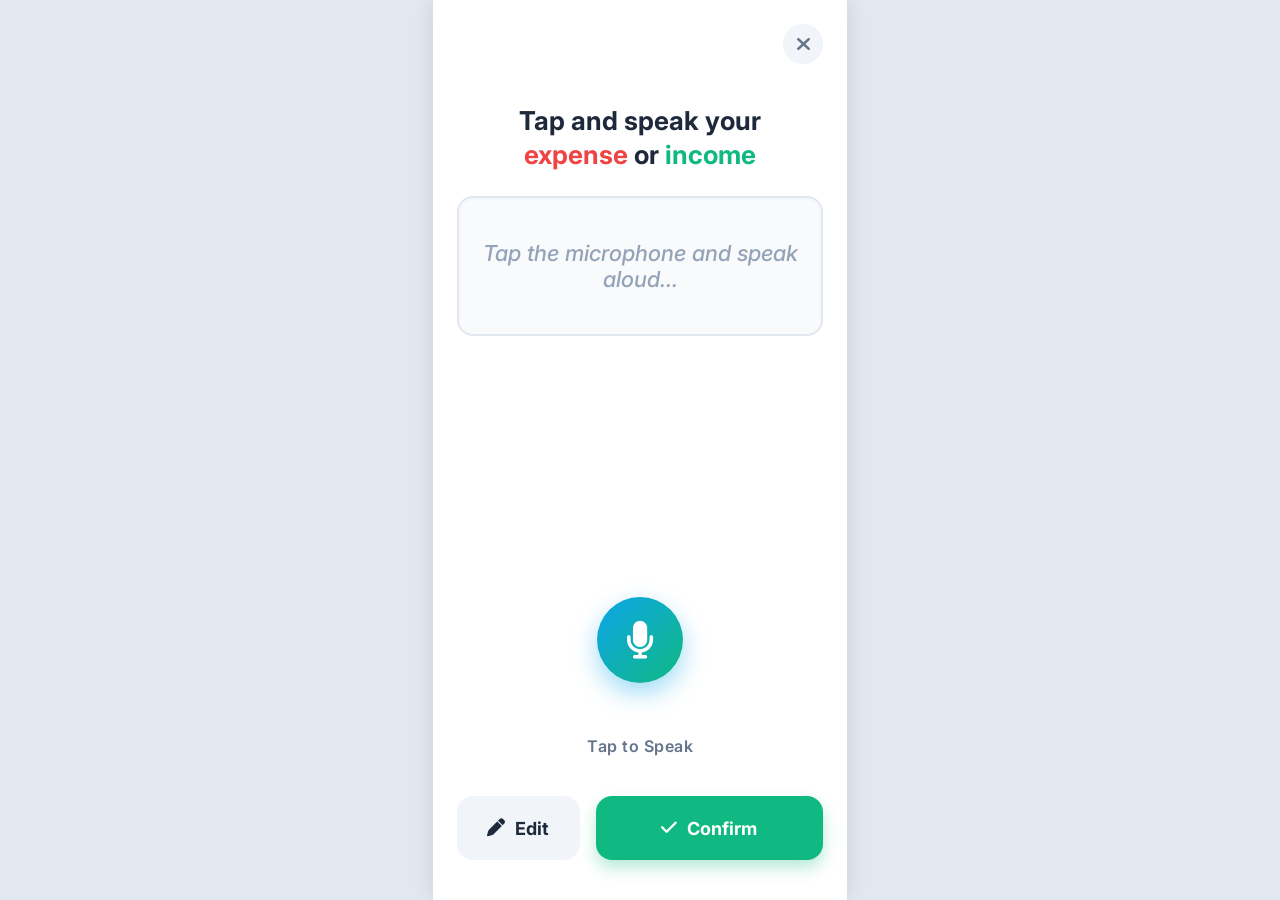
<file: voice_entry.html>
<!DOCTYPE html>
<html lang="en">
<head>
    <meta charset="UTF-8">
    <meta name="viewport" content="width=device-width, initial-scale=1.0">
    <title>Smart Paisa Manager - Voice Entry</title>
    <link href="https://fonts.googleapis.com/css2?family=Inter:wght@300;400;500;600;700&display=swap" rel="stylesheet">
    <link rel="stylesheet" href="https://cdnjs.cloudflare.com/ajax/libs/font-awesome/6.4.0/css/all.min.css">
    <style>
        :root {
            --bg-color: #f8fafc;
            --surface-color: #ffffff;
            --text-primary: #1e293b;
            --text-secondary: #64748b;
            --brand-green: #10b981;
            --brand-blue: #0ea5e9;
            --brand-red: #ef4444;
            --brand-gradient: linear-gradient(135deg, #0ea5e9 0%, #10b981 100%);
            --radius-md: 16px;
            --radius-lg: 32px;
            --shadow-md: 0 4px 6px -1px rgba(0,0,0,0.1), 0 2px 4px -1px rgba(0,0,0,0.06);
        }

        * {
            box-sizing: border-box;
            margin: 0;
            padding: 0;
            font-family: 'Inter', sans-serif;
            -webkit-tap-highlight-color: transparent;
        }

        body {
            background-color: #e2e8f0;
            display: flex;
            justify-content: center;
        }

        .app-container {
            width: 100%;
            max-width: 414px;
            min-height: 100vh;
            background-color: var(--surface-color);
            position: relative;
            box-shadow: 0 0 20px rgba(0,0,0,0.1);
            overflow: hidden;
            display: flex;
            flex-direction: column;
        }

        /* Top Bar */
        .close-header {
            padding: 24px 24px 10px 24px;
            display: flex;
            justify-content: flex-end;
        }

        .close-btn {
            width: 40px;
            height: 40px;
            border-radius: 50%;
            background-color: #f1f5f9;
            color: var(--text-secondary);
            display: flex;
            justify-content: center;
            align-items: center;
            font-size: 20px;
            text-decoration: none;
            transition: transform 0.2s;
        }
        
        .close-btn:active {
            transform: scale(0.95);
        }

        /* Main Content */
        .content-area {
            flex: 1;
            display: flex;
            flex-direction: column;
            align-items: center;
            padding: 20px 24px;
        }

        /* Instructions */
        .instruction {
            text-align: center;
            font-size: 26px;
            font-weight: 700;
            line-height: 1.3;
            color: var(--text-primary);
            margin-bottom: 24px;
            margin-top: 10px;
        }

        /* Live Preview Card */
        .preview-card {
            width: 100%;
            background-color: #f8fafc;
            border: 2px solid #e2e8f0;
            border-radius: var(--radius-md);
            padding: 24px 20px;
            text-align: center;
            min-height: 140px;
            display: flex;
            flex-direction: column;
            justify-content: center;
            position: relative;
            margin-bottom: auto;
            box-shadow: inset 0 2px 4px rgba(0,0,0,0.02);
            transition: all 0.3s ease;
        }

        /* Active listening state for the preview card */
        .preview-card.active {
            border-color: var(--brand-blue);
            background-color: #f0f9ff;
        }

        .preview-text {
            font-size: 22px;
            font-weight: 500;
            color: var(--text-primary);
            font-style: italic;
        }

        .empty-text {
            color: #94a3b8;
        }

        /* Visual Tags for extracted data (Mockup) */
        .extracted-tags {
            display: flex;
            justify-content: center;
            flex-wrap: wrap;
            gap: 8px;
            margin-top: 16px;
        }

        .tag {
            background-color: white;
            padding: 6px 12px;
            border-radius: 20px;
            font-size: 13px;
            font-weight: 600;
            border: 1px solid #cbd5e1;
            display: flex;
            align-items: center;
            gap: 6px;
        }
        
        .tag-red { color: var(--brand-red); border-color: #fecaca; background: #fef2f2; }
        .tag-green { color: var(--brand-green); border-color: #bbf7d0; background: #f0fdf4; }

        /* Mic Section & Animation */
        .mic-section {
            display: flex;
            flex-direction: column;
            align-items: center;
            margin-bottom: 40px;
        }

        .mic-wrapper {
            position: relative;
            width: 160px;
            height: 160px;
            display: flex;
            justify-content: center;
            align-items: center;
        }

        .pulse-ring-1, .pulse-ring-2 {
            position: absolute;
            top: 50%;
            left: 50%;
            transform: translate(-50%, -50%);
            border-radius: 50%;
            background-color: var(--brand-blue);
            z-index: 1;
            opacity: 0;
            pointer-events: none;
        }

        /* Continuous Ripple Animations */
        .pulse-ring-1 {
            animation: ripple 2s infinite cubic-bezier(0.1, 0.5, 0.5, 1);
        }
        
        .pulse-ring-2 {
            animation: ripple 2s infinite cubic-bezier(0.1, 0.5, 0.5, 1);
            animation-delay: 1s;
        }

        .mic-btn {
            width: 86px;
            height: 86px;
            border-radius: 50%;
            background: var(--brand-gradient);
            color: white;
            font-size: 38px;
            border: none;
            position: relative;
            z-index: 2;
            cursor: pointer;
            box-shadow: 0 10px 25px rgba(14, 165, 233, 0.4);
            display: flex;
            justify-content: center;
            align-items: center;
            transition: transform 0.2s;
        }

        .mic-btn:active {
            transform: scale(0.92);
        }

        .mic-status {
            font-size: 16px;
            font-weight: 600;
            color: var(--brand-blue);
            margin-top: 16px;
            letter-spacing: 0.5px;
            animation: pulse-text 1.5s infinite;
        }

        /* Bottom Actions */
        .action-container {
            width: 100%;
            display: flex;
            gap: 16px;
            padding: 0 0 20px 0;
        }

        .btn {
            flex: 1;
            height: 64px; /* Extralarge for easy tap */
            border-radius: var(--radius-md);
            font-size: 18px;
            font-weight: 700;
            display: flex;
            justify-content: center;
            align-items: center;
            gap: 10px;
            cursor: pointer;
            border: none;
            transition: transform 0.2s;
        }
        
        .btn:active {
            transform: scale(0.96);
        }

        .btn-edit {
            background-color: #f1f5f9;
            color: var(--text-primary);
            flex: 0.7;
        }

        .btn-confirm {
            background-color: var(--brand-green);
            color: white;
            box-shadow: 0 8px 16px rgba(16, 185, 129, 0.3);
            flex: 1.3;
        }

        /* Keyframes */
        @keyframes ripple {
            0% { width: 80px; height: 80px; opacity: 0.5; }
            100% { width: 260px; height: 260px; opacity: 0; }
        }

        @keyframes pulse-text {
            0%, 100% { opacity: 1; }
            50% { opacity: 0.5; }
        }

        /* Add a simple script to toggle states for demo purposes */
    </style>
</head>
<body>

    <div class="app-container">
        <!-- Close Button -->
        <div class="close-header">
            <a href="dashboard.html" class="close-btn"><i class="fa-solid fa-xmark"></i></a>
        </div>

        <div class="content-area">
            
            <h1 class="instruction">
                Tap and speak your<br>
                <span style="color: var(--brand-red);">expense</span> or <span style="color: var(--brand-green);">income</span>
            </h1>

            <!-- Listening Preview Card -->
            <div class="preview-card" id="previewCard">
                <div class="preview-text empty-text" id="previewText">
                    Tap the microphone and speak aloud...
                </div>
                
                <!-- These tags appear after words are processed -->
                <div class="extracted-tags" id="extractedTags" style="display:none;">
                    <span class="tag tag-red" id="tagType"><i class="fa-solid fa-minus"></i> Expense</span>
                    <span class="tag" id="tagAmount" style="font-weight: 700;">₹0</span>
                    <span class="tag" id="tagCategory"><i class="fa-solid fa-ellipsis"></i> Other</span>
                </div>
            </div>

            <!-- Microphone Area -->
            <div class="mic-section">
                <div class="mic-wrapper">
                    <!-- Ripple effect elements -->
                    <div class="pulse-ring-1"></div>
                    <div class="pulse-ring-2"></div>
                    
                    <button class="mic-btn" onclick="toggleListening()">
                        <i class="fa-solid fa-microphone"></i>
                    </button>
                </div>
                <div class="mic-status" id="mic-status-text">Listening Now...</div>
            </div>

            <!-- Confirmation Actions -->
            <div class="action-container">
                <button class="btn btn-edit" onclick="editTransaction()">
                    <i class="fa-solid fa-pen"></i> Edit
                </button>
                <button class="btn btn-confirm" onclick="confirmTransaction()">
                    <i class="fa-solid fa-check"></i> Confirm
                </button>
            </div>

        </div>
    </div>

    <script>
        let isListening = false;
        let finalTransaction = null;
        const SpeechRecognition = window.SpeechRecognition || window.webkitSpeechRecognition;
        let recognition = null;
        
        if (SpeechRecognition) {
            recognition = new SpeechRecognition();
            // Default to English, but SpeechRecognition often auto-detects or handles mixed well
            recognition.lang = localStorage.getItem("userLanguage") === 'hi' ? 'hi-IN' : (localStorage.getItem("userLanguage") === 'mr' ? 'mr-IN' : 'en-IN');
            recognition.continuous = false;
            recognition.interimResults = true;
            
            recognition.onstart = function() {
                isListening = true;
                updateVisuals();
                document.getElementById('previewText').innerText = "Listening...";
                document.getElementById('previewText').classList.remove('empty-text');
                document.getElementById('extractedTags').style.display = 'none';
            };
            
            recognition.onresult = function(event) {
                let transcript = '';
                for (let i = event.resultIndex; i < event.results.length; i++) {
                    transcript += event.results[i][0].transcript;
                }
                document.getElementById('previewText').innerText = `"${transcript}"`;
                
                if (event.results[0].isFinal) {
                    processSpeech(transcript);
                }
            };
            
            recognition.onerror = function(event) {
                document.getElementById('previewText').innerText = "Could not hear you properly. Try again.";
                isListening = false;
                updateVisuals();
            };
            
            recognition.onend = function() {
                isListening = false;
                updateVisuals();
            };
        }

        function processSpeech(text) {
            text = text.toLowerCase();
            
            // 1. Check for Voice Commands (Navigation)
            if (text.includes('show my expenses') || text.includes('reports') || text.includes('report')) {
                document.getElementById('previewText').innerText = "Opening your expense reports...";
                speakText("Here are your expense reports.", () => { window.location.href = 'reports.html'; });
                return;
            }
            if (text.includes('add income')) {
                document.getElementById('previewText').innerText = "Opening Add Income...";
                speakText("Opening Add Income.", () => { window.location.href = 'add_income.html'; });
                return;
            }
            if (text.includes('show balance') || text.includes('dashboard') || text.includes('home')) {
                document.getElementById('previewText').innerText = "Opening your balance...";
                speakText("Showing your balance on the dashboard.", () => { window.location.href = 'index.html'; });
                return;
            }

            // 2. Parse Amount
            let amountMatches = text.match(/\d+/g);
            let amount = amountMatches ? parseInt(amountMatches[0]) : 0;
            
            let type = 'expense';
            let iconType = '<i class="fa-solid fa-minus"></i> Expense';
            let tagClass = 'tag-red';
            
            if (text.includes('income') || text.includes('salary') || text.includes('received') || text.includes('milale')) {
                type = 'income';
                iconType = '<i class="fa-solid fa-plus"></i> Income';
                tagClass = 'tag-green';
            }
            
            let category = 'Other';
            let iconCat = 'fa-ellipsis';
            
            if (text.includes('food') || text.includes('zomato') || text.includes('khana') || text.includes('jevan')) { category = 'Food'; iconCat = 'fa-utensils'; }
            else if (text.includes('petrol') || text.includes('transport') || text.includes('auto') || text.includes('cab')) { category = 'Transport'; iconCat = 'fa-car'; }
            else if (text.includes('recharge') || text.includes('mobile') || text.includes('phone')) { category = 'Recharge'; iconCat = 'fa-mobile-screen'; }
            else if (text.includes('medicine') || text.includes('medical') || text.includes('doctor') || text.includes('dava')) { category = 'Medical'; iconCat = 'fa-kit-medical'; }
            else if (text.includes('shopping') || text.includes('kapde') || text.includes('amazon')) { category = 'Shopping'; iconCat = 'fa-bag-shopping'; }
            else if (text.includes('farm') || text.includes('shet') || text.includes('kheti')) { category = 'Farming'; iconCat = 'fa-tractor'; }
            else if (text.includes('salary') || text.includes('pagaar')) { category = 'Salary'; iconCat = 'fa-briefcase'; }

            document.getElementById('tagType').innerHTML = iconType;
            document.getElementById('tagType').className = `tag ${tagClass}`;
            document.getElementById('tagAmount').innerHTML = `₹${amount}`;
            document.getElementById('tagCategory').innerHTML = `<i class="fa-solid ${iconCat}"></i> ${category}`;
            
            document.getElementById('extractedTags').style.display = 'flex';
            
            finalTransaction = {
                id: Date.now(),
                type: type,
                amount: amount,
                category: category,
                icon: `fa-solid ${iconCat}`,
                note: text,
                date: new Date().toISOString()
            };

            // 3. Spoken Feedback
            if (amount > 0) {
                let speechFeedback = `You added ${amount} for ${category} ${type}.`;
                // Add simple translated fallback for Hindi
                if(localStorage.getItem('userLanguage') === 'hi') {
                    speechFeedback = `आपने ${category} के लिए ${amount} रुपये जोड़े।`;
                } else if(localStorage.getItem('userLanguage') === 'mr') {
                    speechFeedback = `तुम्ही ${category} साठी ${amount} रुपये नोंदवले.`;
                }
                speakText(speechFeedback);
            }
        }

        // TTS Helper
        function speakText(msg, callback) {
            if ('speechSynthesis' in window) {
                let utterance = new SpeechSynthesisUtterance(msg);
                let lang = localStorage.getItem("userLanguage");
                utterance.lang = lang === 'hi' ? 'hi-IN' : (lang === 'mr' ? 'mr-IN' : 'en-IN');
                if (callback) utterance.onend = callback;
                window.speechSynthesis.speak(utterance);
            } else if (callback) {
                callback();
            }
        }

        function confirmTransaction() {
            if (!finalTransaction || finalTransaction.amount === 0) {
                alert("Please speak a valid amount before saving.");
                return;
            }
            let txs = JSON.parse(localStorage.getItem('transactions') || '[]');
            txs.push(finalTransaction);
            localStorage.setItem('transactions', JSON.stringify(txs));
            window.location.href = 'dashboard.html';
        }

        function editTransaction() {
            if(!finalTransaction) return alert("Nothing to edit yet! Please speak first.");
            let newAmount = prompt("Edit amount:", finalTransaction.amount);
            if(newAmount !== null) {
                finalTransaction.amount = parseInt(newAmount) || 0;
                document.getElementById('tagAmount').innerHTML = `₹${finalTransaction.amount}`;
            }
            let newCat = prompt("Edit category:", finalTransaction.category);
            if(newCat !== null) {
                finalTransaction.category = newCat;
                document.getElementById('tagCategory').innerHTML = `<i class="${finalTransaction.icon}"></i> ${finalTransaction.category}`;
            }
        }

        function toggleListening() {
            if (!recognition) {
                alert("Speech recognition isn't supported in this browser. Try Chrome/Edge.");
                return;
            }
            if (isListening) {
                recognition.stop();
            } else {
                recognition.start();
            }
        }

        function updateVisuals() {
            const rings = document.querySelectorAll('.pulse-ring-1, .pulse-ring-2');
            const statusText = document.getElementById('mic-status-text');
            const previewCard = document.getElementById('previewCard');
            
            if (isListening) {
                rings.forEach(r => r.style.display = 'block');
                statusText.innerText = 'Listening Now...';
                statusText.style.color = 'var(--brand-blue)';
                previewCard.classList.add('active');
            } else {
                rings.forEach(r => r.style.display = 'none');
                statusText.innerText = 'Tap to Speak';
                statusText.style.color = 'var(--text-secondary)';
                previewCard.classList.remove('active');
            }
        }

        // Initialize state
        updateVisuals();
    </script>
</body>
</html>
</file>
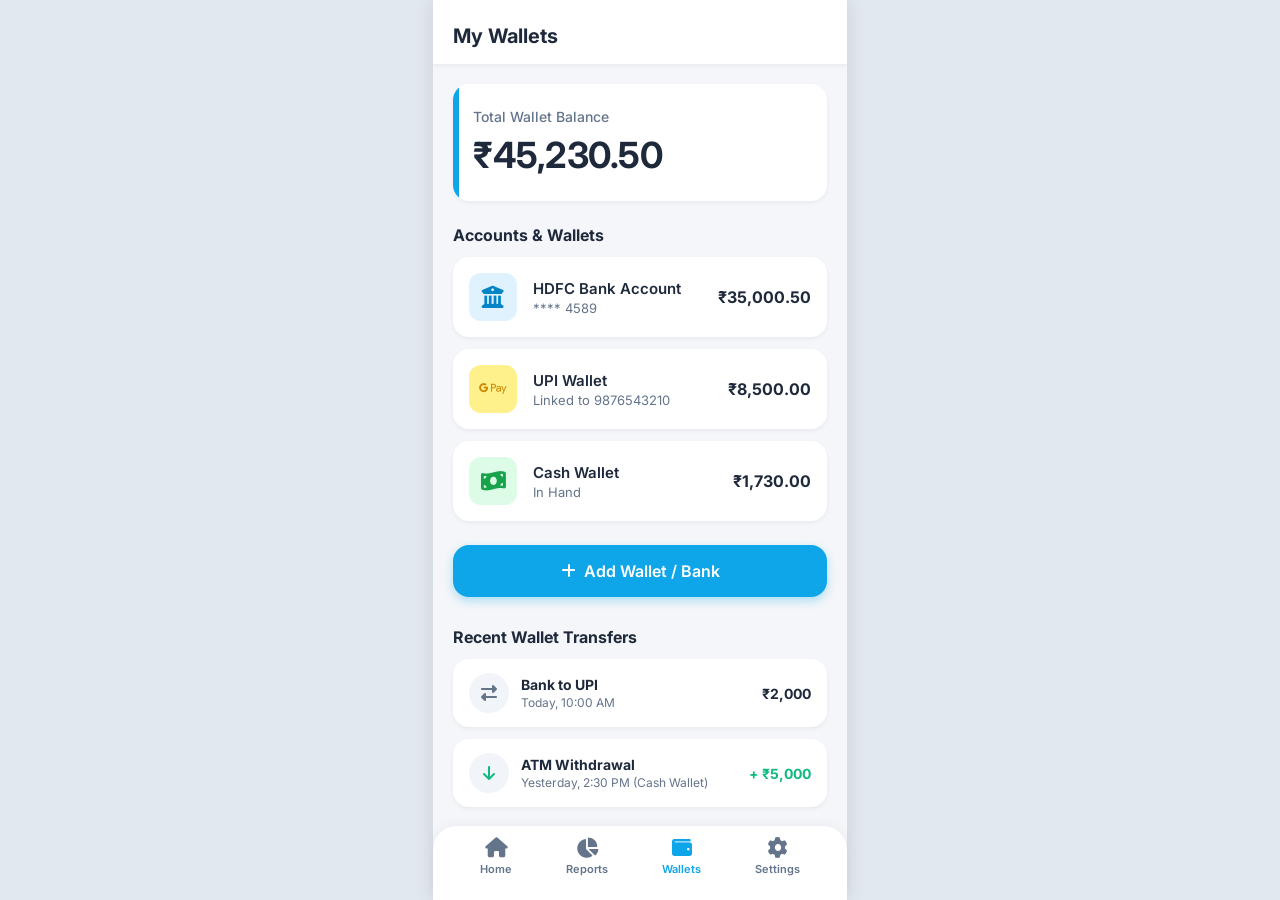
<file: wallets.html>
<!DOCTYPE html>
<html lang="en">

<head>
    <meta charset="UTF-8">
    <meta name="viewport" content="width=device-width, initial-scale=1.0">
    <title>Smart Paisa Manager - Wallets</title>
    <link href="https://fonts.googleapis.com/css2?family=Inter:wght@300;400;500;600;700&display=swap" rel="stylesheet">
    <link rel="stylesheet" href="https://cdnjs.cloudflare.com/ajax/libs/font-awesome/6.4.0/css/all.min.css">
    <style>
        :root {
            --bg-color: #f4f6f9;
            --surface-color: #ffffff;
            --text-primary: #1e293b;
            --text-secondary: #64748b;
            --brand-green: #10b981;
            --brand-blue: #0ea5e9;
            --brand-red: #ef4444;
            --brand-gradient: linear-gradient(135deg, #0ea5e9 0%, #10b981 100%);
            --radius-md: 16px;
            --radius-lg: 24px;
            --shadow-sm: 0 2px 4px rgba(0, 0, 0, 0.05);
            --shadow-md: 0 4px 6px -1px rgba(0, 0, 0, 0.1);
        }

        * {
            box-sizing: border-box;
            margin: 0;
            padding: 0;
            font-family: 'Inter', sans-serif;
            -webkit-tap-highlight-color: transparent;
        }

        body {
            background-color: #e2e8f0;
            display: flex;
            justify-content: center;
        }

        .app-container {
            width: 100%;
            max-width: 414px;
            min-height: 100vh;
            background-color: var(--bg-color);
            position: relative;
            box-shadow: 0 0 20px rgba(0, 0, 0, 0.1);
            overflow-x: hidden;
            display: flex;
            flex-direction: column;
            padding-bottom: 90px;
        }

        .top-bar {
            background-color: var(--surface-color);
            padding: 24px 20px 16px 20px;
            box-shadow: var(--shadow-sm);
            position: sticky;
            top: 0;
            z-index: 10;
        }

        .page-title {
            font-size: 20px;
            font-weight: 700;
            color: var(--text-primary);
        }

        .content {
            padding: 0 20px;
        }

        /* Wallet Total Card */
        .wallet-card {
            background: var(--surface-color);
            padding: 24px 20px;
            border-radius: var(--radius-md);
            box-shadow: var(--shadow-sm);
            margin-top: 20px;
            margin-bottom: 24px;
            position: relative;
            overflow: hidden;
        }

        .wallet-card::before {
            content: '';
            position: absolute;
            left: 0;
            top: 0;
            width: 6px;
            height: 100%;
            background: var(--brand-blue);
        }

        .wallet-total {
            font-size: 36px;
            font-weight: 700;
            color: var(--text-primary);
            margin-top: 8px;
            letter-spacing: -0.5px;
        }

        /* Wallet List */
        .section-title {
            font-size: 16px;
            font-weight: 700;
            margin-bottom: 12px;
            color: var(--text-primary);
        }

        .w-list {
            display: flex;
            flex-direction: column;
            gap: 12px;
            margin-bottom: 24px;
        }

        .w-item {
            display: flex;
            justify-content: space-between;
            align-items: center;
            background: white;
            padding: 16px;
            border-radius: var(--radius-md);
            box-shadow: var(--shadow-sm);
        }

        .w-left {
            display: flex;
            align-items: center;
            gap: 16px;
        }

        .w-icon {
            width: 48px;
            height: 48px;
            border-radius: 12px;
            display: flex;
            justify-content: center;
            align-items: center;
            font-size: 22px;
        }

        .w-icon-bank {
            background: #e0f2fe;
            color: #0284c7;
        }

        .w-icon-upi {
            background: #fef08a;
            color: #ca8a04;
        }

        .w-icon-cash {
            background: #dcfce7;
            color: #16a34a;
        }

        .w-item h4 {
            font-size: 15px;
            font-weight: 600;
            color: var(--text-primary);
            margin-bottom: 2px;
        }

        .w-item p {
            font-size: 13px;
            color: var(--text-secondary);
        }

        .w-balance {
            font-size: 16px;
            font-weight: 700;
            color: var(--text-primary);
        }

        .btn-primary {
            background: var(--brand-blue);
            color: white;
            border: none;
            padding: 16px;
            width: 100%;
            border-radius: var(--radius-md);
            font-size: 16px;
            font-weight: 600;
            cursor: pointer;
            box-shadow: 0 4px 10px rgba(14, 165, 233, 0.3);
            display: flex;
            justify-content: center;
            align-items: center;
            gap: 8px;
            margin-bottom: 30px;
        }

        /* Recent Transfers */
        .transfer-list {
            display: flex;
            flex-direction: column;
            gap: 12px;
        }

        .tx-card {
            background: white;
            border-radius: var(--radius-md);
            padding: 14px 16px;
            display: flex;
            justify-content: space-between;
            align-items: center;
            box-shadow: var(--shadow-sm);
        }

        .tx-left {
            display: flex;
            align-items: center;
            gap: 12px;
        }

        .tx-icon-w {
            width: 40px;
            height: 40px;
            border-radius: 50%;
            background: #f1f5f9;
            color: var(--text-secondary);
            display: flex;
            justify-content: center;
            align-items: center;
            font-size: 16px;
        }

        /* Bottom Nav */
        .bottom-nav {
            position: fixed;
            bottom: 0;
            width: 100%;
            max-width: 414px;
            background-color: var(--surface-color);
            display: flex;
            justify-content: space-around;
            padding: 12px 20px 24px 20px;
            box-shadow: 0 -4px 10px rgba(0, 0, 0, 0.03);
            border-top-left-radius: var(--radius-lg);
            border-top-right-radius: var(--radius-lg);
            z-index: 10;
        }

        .nav-item {
            display: flex;
            flex-direction: column;
            align-items: center;
            gap: 4px;
            color: var(--text-secondary);
            text-decoration: none;
        }

        .nav-item.active {
            color: var(--brand-blue);
        }

        .nav-item i {
            font-size: 20px;
        }

        .nav-item span {
            font-size: 11px;
            font-weight: 600;
        }
    </style>
</head>

<body>
    <div class="app-container">
        <div class="top-bar">
            <h1 class="page-title">My Wallets</h1>
        </div>

        <div class="content">
            <div class="wallet-card">
                <p style="color: var(--text-secondary); font-size: 14px; font-weight: 500;">Total Wallet Balance</p>
                <div class="wallet-total">₹45,230.50</div>
            </div>

            <h3 class="section-title">Accounts & Wallets</h3>
            <div class="w-list">
                <div class="w-item">
                    <div class="w-left">
                        <div class="w-icon w-icon-bank"><i class="fa-solid fa-building-columns"></i></div>
                        <div>
                            <h4>HDFC Bank Account</h4>
                            <p>**** 4589</p>
                        </div>
                    </div>
                    <div class="w-balance">₹35,000.50</div>
                </div>

                <div class="w-item">
                    <div class="w-left">
                        <div class="w-icon w-icon-upi"><i class="fa-brands fa-google-pay"></i></div>
                        <div>
                            <h4>UPI Wallet</h4>
                            <p>Linked to 9876543210</p>
                        </div>
                    </div>
                    <div class="w-balance">₹8,500.00</div>
                </div>

                <div class="w-item">
                    <div class="w-left">
                        <div class="w-icon w-icon-cash"><i class="fa-solid fa-money-bill-wave"></i></div>
                        <div>
                            <h4>Cash Wallet</h4>
                            <p>In Hand</p>
                        </div>
                    </div>
                    <div class="w-balance">₹1,730.00</div>
                </div>
            </div>

            <button class="btn-primary">
                <i class="fa-solid fa-plus"></i> Add Wallet / Bank
            </button>

            <h3 class="section-title">Recent Wallet Transfers</h3>
            <div class="transfer-list">
                <div class="tx-card">
                    <div class="tx-left">
                        <div class="tx-icon-w"><i class="fa-solid fa-right-left"></i></div>
                        <div>
                            <h4 style="font-size: 14px; color: var(--text-primary); margin-bottom: 2px;">Bank to UPI
                            </h4>
                            <p style="font-size: 12px; color: var(--text-secondary);">Today, 10:00 AM</p>
                        </div>
                    </div>
                    <div style="font-size: 14px; font-weight: 700; color: var(--text-primary);">₹2,000</div>
                </div>
                <div class="tx-card">
                    <div class="tx-left">
                        <div class="tx-icon-w"><i class="fa-solid fa-arrow-down" style="color:var(--brand-green);"></i>
                        </div>
                        <div>
                            <h4 style="font-size: 14px; color: var(--text-primary); margin-bottom: 2px;">ATM Withdrawal
                            </h4>
                            <p style="font-size: 12px; color: var(--text-secondary);">Yesterday, 2:30 PM (Cash Wallet)
                            </p>
                        </div>
                    </div>
                    <div style="font-size: 14px; font-weight: 700; color: var(--brand-green);">+ ₹5,000</div>
                </div>
            </div>
        </div>

        <nav class="bottom-nav">
            <a href="index.html" class="nav-item">
                <i class="fa-solid fa-house"></i>
                <span>Home</span>
            </a>
            <a href="reports.html" class="nav-item">
                <i class="fa-solid fa-chart-pie"></i>
                <span>Reports</span>
            </a>
            <a href="wallets.html" class="nav-item active">
                <i class="fa-solid fa-wallet"></i>
                <span>Wallets</span>
            </a>
            <a href="settings.html" class="nav-item">
                <i class="fa-solid fa-gear"></i>
                <span>Settings</span>
            </a>
        </nav>
    </div>
</body>

</html>
</file>
